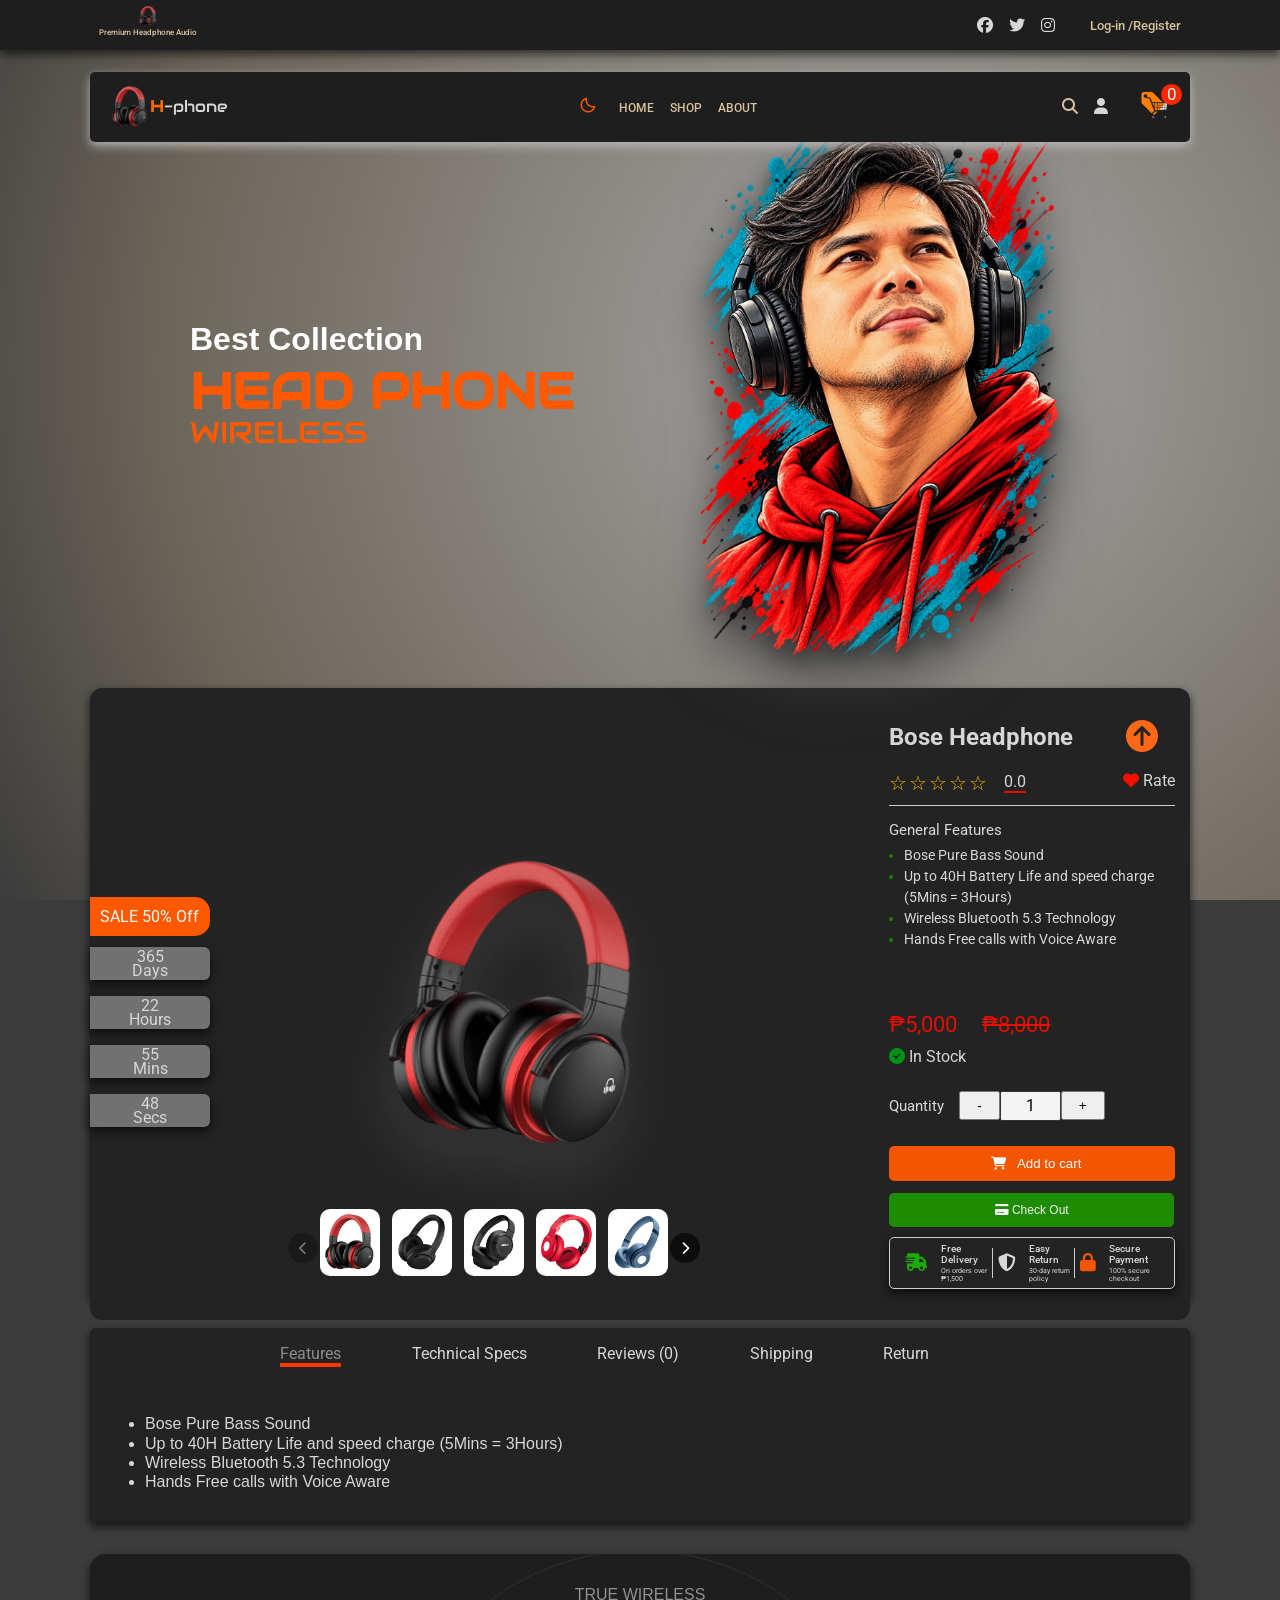
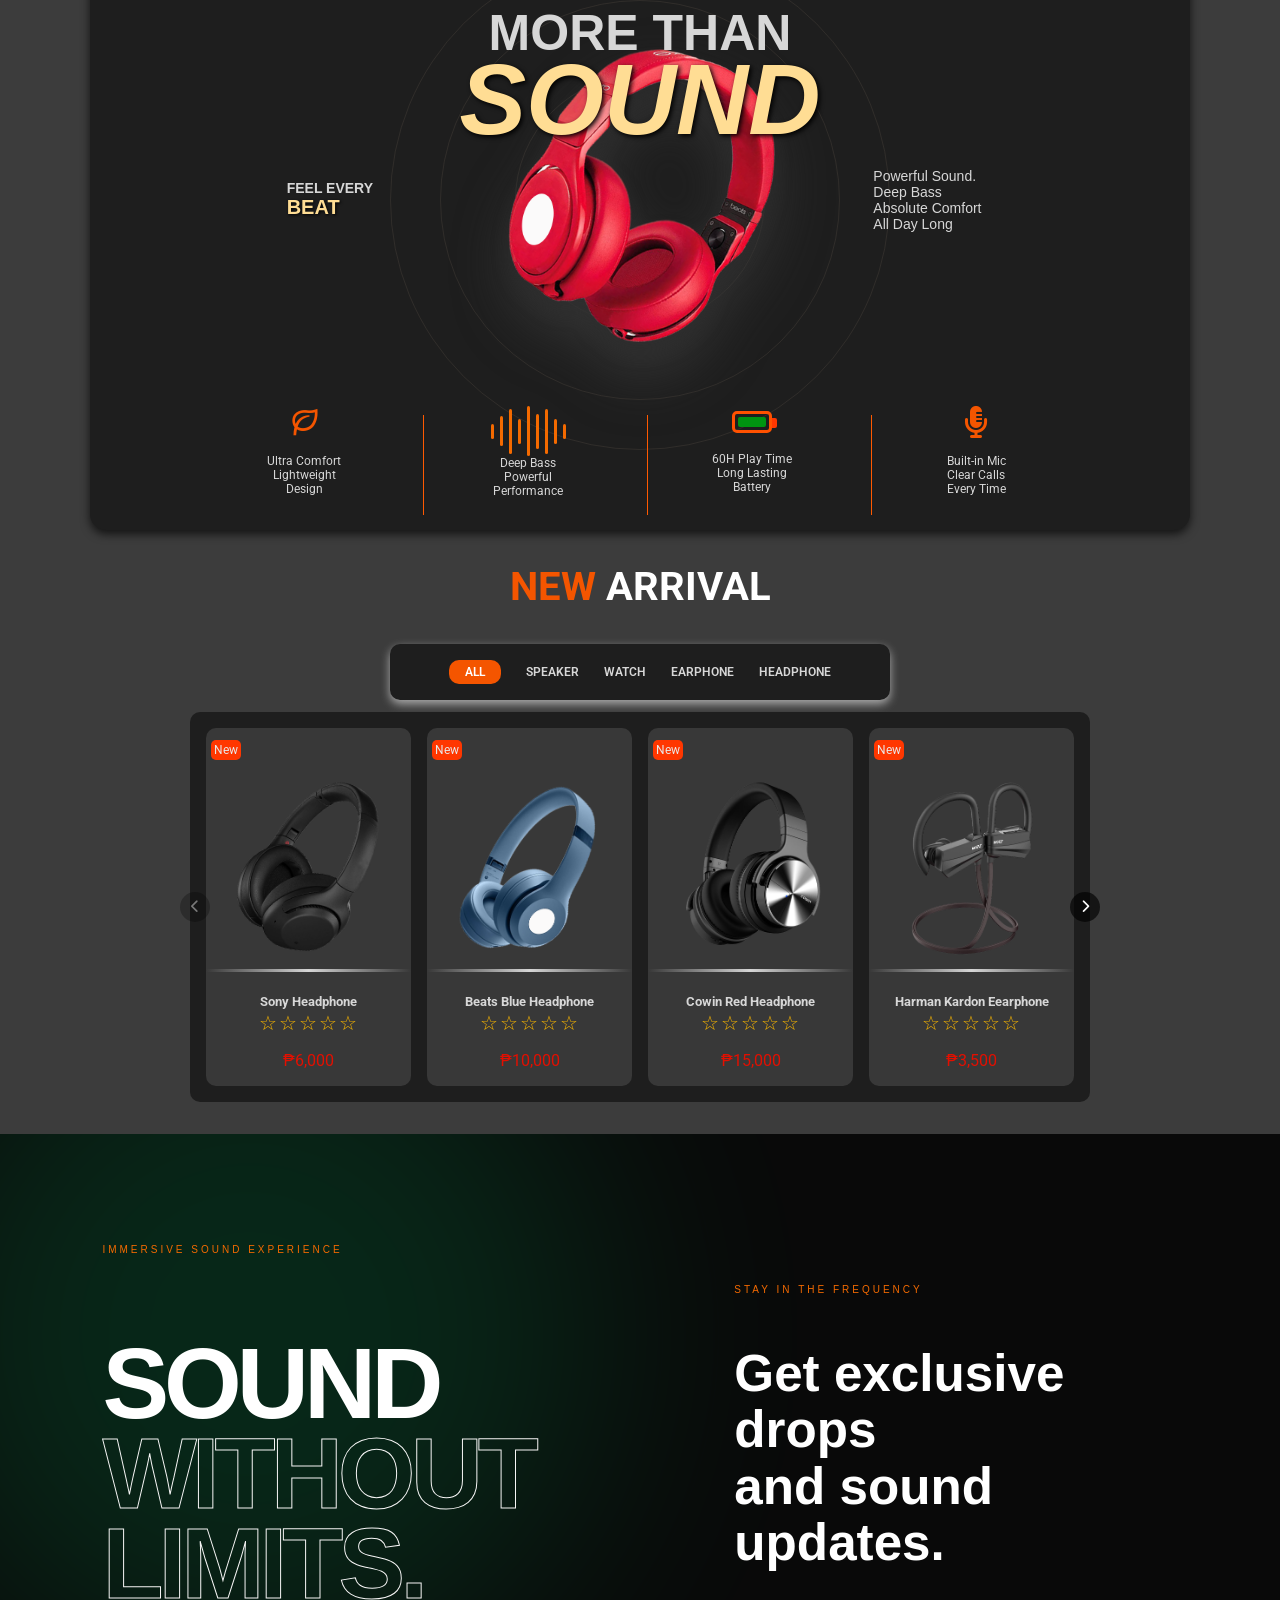
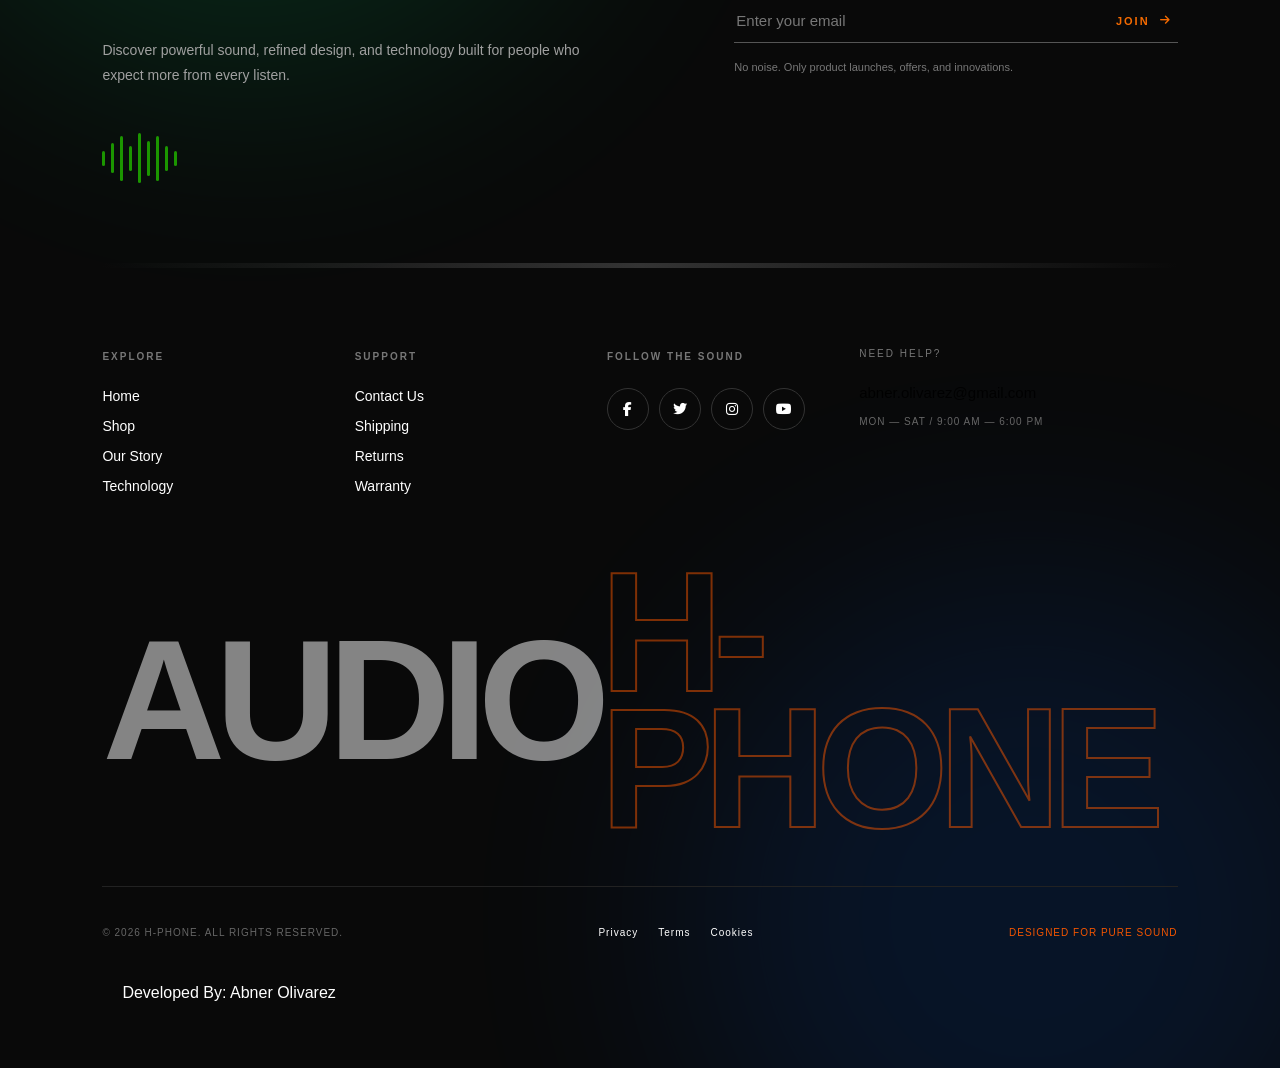
<file: index.html>
<!DOCTYPE html>
<html lang="en">
<head>
    <meta charset="UTF-8">
    <meta name="viewport" content="width=device-width, initial-scale=1.0">
    <link rel="stylesheet" href="css/style.css">
    <link rel="stylesheet" href="css/media.css">
    <link rel="stylesheet" href="css/navbar.css">
    <link rel="stylesheet" href="css/addcart.css">
    <link rel="stylesheet" href="css/review.css">
    <link rel="stylesheet" href="css/darkmode.css">

    <link rel="stylesheet" href="https://cdnjs.cloudflare.com/ajax/libs/font-awesome/6.4.2/css/all.min.css">
    <link href="https://fonts.googleapis.com/css2?family=Audiowide&family=Montserrat:ital,wght@0,100..900;1,100..900&family=Roboto:ital,wght@0,100..900;1,100..900&display=swap" rel="stylesheet">
    <link href="https://fonts.googleapis.com/css2?family=Montserrat:ital,wght@0,100..900;1,100..900&family=Roboto:ital,wght@0,100..900;1,100..900&display=swap" rel="stylesheet">

    <!-- Boxicons -->
    <link href="https://unpkg.com/boxicons@2.1.4/css/boxicons.min.css"rel="stylesheet">

    <title>H-Phone | Home Page</title>

    <!-- Your Website Favicon Icon -->
    <link rel="icon" type="image/png" href="images/favcon.png">

</head>

<body class="dark-mode">

<header>
    <section class="register-container">
        <div class="logreg-container">
            <div class="logreg-hphone-cont">
                <img class="logreg-hphone" src="images/headlogo.png" alt="Head Phone Logo">
                <p class="prem-headphone">Premium Headphone Audio</p>
            </div>
            <div class="reglog">
                <div class="social-media-icon">
                    <p><i class="fa-brands fa-facebook"></i></p>
                    <p><i class="fa-brands fa-twitter"></i></p>
                    <p><i class="fa-brands fa-instagram"></i></p>
                </div>
                
                <div class="login-register-container">
                    <a href="login.html">
                        <p class="loginbtn">Log-in /</p>    
                    </a>

                    <a href="register.html">
                        <p class="registerbtn">Register</p>
                    </a>
                </div>

                 <!-- Logout -->
                <div class="logout-container" id="logoutContainer">

                    <button class="logoutbtn" id="logoutBtn">
                        Logout
                    </button>

                </div>


            </div>
        </div>
    </section>
   
    <nav class="navbar-container">
            
            <!-- Navbar Logo -->
                <div class="navlogo-container">
                    <a href="index.html" class="arc">
                        <img src="images/headlogo.png" alt="navbar logo" class="navbar-logo">
                        <span class="company-name"><span class="hphone">H</span>-phone</span>
                    </a>
                </div>

                <!-- Menu Links  DARK MODE BUTTON-->
                <ul class="navbar-links">
                    <div class="darkmode-container">
                        <button class="theme-btn">
                            <i class="bx bx-sun dark-mode "></i>
                        </button>
                    </div>
                    <li class="nav-menu active"><a href="index.html">HOME</a></li>
                    <li class="nav-menu"><a href="shop.html">SHOP</a></li>
                    <li class="nav-menu"><a href="about.html">ABOUT</a></li>
                </ul>

                <div class="icon-container">
                    <div class="icon-subcont">
                        <i class="fa-solid fa-magnifying-glass icon-glass"></i>
                        <i class="fa-solid fa-user icon-user"></i>
                    </div>

                    <div class="cart-container">
                        <img src="images/cartitems.png" alt="cart icon" class="cart-icon">
                        <span class="cart-number">0</span>  <!-- Badge Number in Cart-->
                    </div>
                </div>

                <!-- Burger Menu for small Device-->
                <div class="burgerBtn-container">
                    <div class="burger-Menubtn"></div>
                    <div class="burger-Menubtn"></div>
                    <div class="burger-Menubtn"></div>
                </div>
                
    </nav>

</header>
<!-- ======================================================================= -->
<main>
        <!-- Cart Items Container & Searc Input field -->
        <section>
            <div class="search-cart-container">
                <div class="cart-main-container">
                    <h5>Your Items</h5>
                    <div class="cart-image-container">  <!-- Cart Container Items Insert here  -->

                        <div class="empty-container">
                            <img src="images/cartitems.png" alt="cart icon" class="cart-icon">
                            <span class="counter-display">Your Cart is empty!</span>
                        </div>

                    </div>
                   
                    <div class="checkout-container">
                        <button class="checkoutbtn">Check Out</button>
                    </div>
                </div>


                 <div class="search-container">
                    <i class="fa-solid fa-magnifying-glass magnifying-glass"></i>
                    <input type="text" class="searchbtn searchInput" placeholder="Search item...">
                </div>
            </div>
        </section> 
    

     <!-- Hero Section -->
        <section>
                    <div class="overlay-bg"></div>

                    <div class="hero-container">
                        <div class="hero-title">
                            <h1 class="hero-heading">Best Collection</h1>
                            <p class="best-hphone">HEAD PHONE</p>
                            <P class="wireless">WIRELESS</P>
                        </div>

                        <div class="hero-overlay-container">
                            <img src="images/me.png" class="hero-bg active" alt=" hero image">
                            <img src="images/me1.png" class="hero-bg" alt="hero image">
                            <img src="images/me2.png" class="hero-bg " alt="hero image">
                        </div>
                    </div>
           
        </section>

                   
                                <!-- Rating Section Box -->
                <!-- ================= REVIEW SECTION ================= -->
                    <section class="review-section">
                         <div class="review-overlay"></div>

                        <div class="review-container">

                            <!-- Rating Form -->
                        <form id="reviewForm" class="review-form">
                            <div class="review-header">
                                <h2>Customer Reviews</h2>
                                <p>Share your experience with this product.</p>
                            </div>
                            
                            <button class="close-reviewbtn">
                                &times;
                            </button>


                                <div class="form-group">
                                    <label for="reviewName">Your Name</label>
                                    <input
                                        type="text"
                                        id="reviewName"
                                        placeholder="Enter your name"
                                        required
                                    >
                                </div>

                                <div class="form-group">
                                    <label>Your Rating</label>

                                    <div class="star-rating" id="starRating">

                                        <input type="radio" id="star5" name="rating" value="5">
                                        <label for="star5">★</label>

                                        <input type="radio" id="star4" name="rating" value="4">
                                        <label for="star4">★</label>

                                        <input type="radio" id="star3" name="rating" value="3">
                                        <label for="star3">★</label>

                                        <input type="radio" id="star2" name="rating" value="2">
                                        <label for="star2">★</label>

                                        <input type="radio" id="star1" name="rating" value="1">
                                        <label for="star1">★</label>

                                    </div>
                                </div>

                                <div class="form-group">
                                    <label for="reviewText">Your Review</label>

                                    <textarea
                                        id="reviewText"
                                        rows="5"
                                        placeholder="Tell us what you think about this product..."
                                        required
                                    ></textarea>
                                </div>

                                <button type="submit" class="submit-review-btn">
                                    Submit Review
                                </button>

                            </form>


                        </div>

                    </section>
    <!-- ========================================================================================== -->





    <!-- Item Section -->
        <section>
            <div class="item-main">
                <div class="image-container">
                    
                    <div class="image-details">
                            <p class="sales-info">SALE 50% Off</p>
                            <div class="time">
                                <p>365</p>
                                <span>Days</span>
                            </div>

                            <div class="time">
                                <p>22</p>
                                <span>Hours</span>
                            </div>

                            <div class="time">
                                <p>55</p>
                                <span>Mins</span>
                            </div>

                            <div class="time">
                                <p>48</p>
                                <span>Secs</span>
                            </div>
                            
                    </div>

                   

                    
                <!-- =============================================== -->
                    <div class="image-flex">

                            <div class="arrow-featured-main">
                                <div class="arrow-headphone-image">
                                    <img src="images/headlogo.png" class="headphone-img headphone-main" alt="head phone">
                                </div>

                                <div class="arrow-featured-container">
                                    <div class="item-container-grid-two">
                                        <!-- Display image and details here! -->
                                    </div>
                                    <div class="arrow-button-container">
                                        <button class="arrow-prev"><i class="fa-solid fa-chevron-left"></i></button>
                                        <button class="arrow-next"><i class="fa-solid fa-chevron-right"></i></button>
                                    </div>
                                </div>
                            </div>
                    <!-- ====================================================== -->
                            <div class="headphone-details">
                                <h2 class="title">Sony Head phone</h2>

                                <div class="star-container">
                                        <div class="star-content">
                                            <div>
                                                <!-- Start Rating Upper Part -->
                                                <span class="stars-rate"></span>
                                               
                                            </div>
                                            <span class="rating">5.0</span>
                                        </div>

                                        <div class="rate-container">
                                            <i class="fa-solid fa-heart heart-icon"></i>
                                            <!-- Rate button -->
                                            <span class="rate-item">Rate</span>
                                       </div>
                                </div>

                                    <div class="hline"></div>

                

                                    

                                <div class="item-specs">
                                    <p>General Features</p>

                                    <!-- Item load here from Index JS -->
                                    <div class="itemspecs-details">
                                           <!-- Load -->
                                    </div>
                                </div>

                                <p class="item-price">
                                    <div class="price-container">
                                        <p class="price">₱5,000</p>
                                        <p class="discount">₱7000</p> 
                                    </div>                                  
                                    <span><i class="fa-solid fa-circle-check check-icon"></i> In Stock</span>
                                </p>

                                <div class="qty-main">
                                    <div class="qty-container">
                                        <span class="qty-title">Quantity</span>
                                    </div>
                                    <div class="qty-container">
                                        <button class="decrease">-</button>
                                        <span class="counter">1</span>
                                        <button class="increase">+</button>
                                    </div>
                                </div>

                                <!-- Add to Cart Button -->
                                <div class="addcart-container">
                                    <button class="addcart">
                                        <i class="fa-solid fa-cart-shopping"></i> 
                                        Add to cart
                                    </button>

                                    <button class="checkoutbtn checkout">
                                        <i class="fa-solid fa-credit-card"></i> 
                                        Check Out
                                    </button>
                                </div>

                                <div class="badge-icon">
                                    <div class="badge-border">
                                        
                                        <i class="fa-solid fa-truck-fast icon-delivery"></i>
                                        
                                        <div>
                                            <p class="free-delivery">Free Delivery</p>
                                            <p class="">On orders over ₱1,500</p>
                                        </div>
                                    </div>

                                    <div class="badge-border">
                                        <i class="fa-solid fa-shield-halved icon-shield"></i>
                                        <div>
                                            <p class="free-delivery">Easy Return</p>
                                            <p class="">30-day return policy</p>
                                        </div>
                                    </div>

                                    <div class="badge-last">
                                        <i class="fa-solid fa-lock icon-delivery"></i>
                                        <div>
                                            <p class="free-delivery">Secure Payment</p>
                                            <p class="">100% secure checkout</p>
                                        </div>
                                    </div>
                                </div>
               
                               
                            </div>
                    <!-- =============================================== -->
                    </div>
                </div>

                    <div class="featured-item-container">
                        <div class="arrow-container">

                           <div class="image-wrapper">
                                <div class="item-container-grid">
                                    <!-- Load image -->
                                </div>
                            </div>
                    
                            <button class="arrowbtn prev"><i class="fa-solid fa-chevron-left"></i></button>
                            <button class="arrowbtn next"><i class="fa-solid fa-chevron-right"></i></button>
                        </div>
                    </div>
                
            </div>


                
            <!-- Items Decsription Section -->
            <div class="specs-container">
                    <div class="specs-content">
                        <p class="specs descript-title active" data-tab="description">Features</p>
                        <p class="specs" data-tab="technicalspecs">Technical Specs</p>
                        <p class="specs "data-tab="reviews">Reviews <span class="reviews">(0)</span></p>
                        <p class="specs"data-tab="shipping">Shipping</p>
                        <p class="specs"data-tab="return">Return</p>
                        <div class="Hline"></div>
                    </div>


                <div class="descript-content">
                   <!-- Load from index.js -->
                </div>

                <p class="specification-content">
                    <!-- Load Specs from index.js -->
                </p>

                <!-- Review Appear Here -->
                <p class="review-content review-List" id="reviewsList">
                    <span>No Review</span>
                </p>

                <!-- SHIPPING PROGRESS -->
                <div class="ship-content">

                    <div class="shipping-progress">

                        <div class="shipping-step active">
                            <div class="shipping-circle">✓</div>
                            <span>Order Placed</span>
                        </div>

                        <div class="shipping-line completed"></div>

                        <div class="shipping-step">
                            <div class="shipping-circle">2</div>
                            <span>Processing</span>
                        </div>

                        <div class="shipping-line"></div>

                        <div class="shipping-step">
                            <div class="shipping-circle">3</div>
                            <span>Shipped</span>
                        </div>

                        <div class="shipping-line"></div>

                        <div class="shipping-step">
                            <div class="shipping-circle">4</div>
                            <span>Out for Delivery</span>
                        </div>

                        <div class="shipping-line"></div>

                        <div class="shipping-step">
                            <div class="shipping-circle">5</div>
                            <span>Delivered</span>
                        </div>

                    </div>

                </div>

                <p class="return-content">
                    <span>No Return Item</span>
                </p>
                
            </div>

        </section>


             

        <section class="headset-container">

                <div class="headset-title">
                    <div>
                        <p class="true-wireless">TRUE WIRELESS</p>
                        <P class="morethan">MORE THAN</P>
                        <P class="sound">SOUND</P>
                    </div>
                </div>

                <div class="headset-image">
                    <div class="circle-four"></div>
                    <div class="circle-five"></div>
                    <div class="circle-six"></div>

                    
                        <div class="headset-content">
                            <p>FEEL EVERY</p>
                            <p class="beat">BEAT</p>
                        </div>

                        <div class="headset-img-container">
                            <img src="images/headphone3.png" alt="" class="headset-img"> 
                        </div>

                        <div class="headset-bottom-content">
                            <p>Powerful Sound.</p>
                            <p> Deep Bass</p>
                            <p>Absolute Comfort</p>
                            <p>All Day Long</p>
                        </div>
                    
                </div>

                <div class="boxicon-icon">
                        <div class="feature-item">
                            <i class="bx bx-leaf"></i>
                            <div>
                                <p>Ultra Comfort</p>
                                <p>Lightweight</p>
                                <p>Design</p>
                            </div>
                        </div>

                        <div class="feature-item">
                            <div class="deepsound-wave">
                                <span></span>
                                <span></span>
                                <span></span>
                                <span></span>
                                <span></span>
                                <span></span>
                                <span></span>
                                <span></span>
                                <span></span>
                            </div>

                            <div class="deepsound-content">
                                <p>Deep Bass</p>
                                <p>Powerful</p>
                                <p>Performance</p>
                            </div>
                            
                        </div>

                        <div class="feature-item">
                            <div class="battery-container">
                                <div class="battery">
                                    <div class="battery-fill"></div>
                                    <div class="battery-tip"></div>
                                </div>
                                <!-- <i class="fa-solid fa-battery-three-quarters"></i> -->
                                <div class="battery-details">
                                    <p>60H Play Time</p>
                                    <p>Long Lasting</p>
                                    <p>Battery</p>
                                </div>
                            </div>
                        </div>

                       

                        <div class="feature-item">
                            <i class="fa-solid fa-microphone-lines"></i>
                            <div>
                                <p>Built-in Mic</p>
                                <p>Clear Calls</p>
                                <p>Every Time</p>
                            </div>
                        </div>

                </div>

              

        </section>


        <section>
            <div class="featured-main">
                <h2><span class="featured-title">NEW</span> ARRIVAL</h2>

                <div class="featured-container">
                    <ul class="featured-navbar-links">
                        <li class="featured-links active" data-category="all">ALL</li>
                        <li class="featured-links" data-category="Speaker">SPEAKER</li>
                        <li class="featured-links" data-category="Watch">WATCH</li>
                        <li class="featured-links" data-category="Earphone">EARPHONE</li>
                        <li class="featured-links" data-category="Headphone">HEADPHONE</li>
                    </ul>
                </div>
            </div>

            <!-- Featured Product Section -->
            <div class="featured-product-container">

                <div class="featured-wrapper">
                    <div class="featured-product-details">
                    <!-- load product here -->
                    </div>

                    <button class="featured-prev" type="button">
                        <i class="fa-solid fa-chevron-left"></i>
                    </button>

                    <button class="featured-next" type="button">
                        <i class="fa-solid fa-chevron-right"></i>
                    </button>
                </div>

            </div>

        </section>

        <!-- Arrow Up  & Toast-->
        <section>
            <!-- ARROW UP -->
            <div class="arrowup-container">
                <a href="#">
                    <i class="fa-solid fa-circle-arrow-up arrow-up"></i>
                </a>
            </div>

            <!-- TOAST -->
            <div class="toast" id="cartToast">
                <i class="fa-solid fa-cart-shopping"></i>
                <span class="toast-message">Added to cart!</span>
            </div>
        </section>

        <!-- SEARCHING LOADING ANIMATION -->
        <div class="search-loading" id="searchLoading">

            <div class="search-loading-content">

                <div class="loading-number">
                    <span id="loadingPercent">0</span>%
                </div>

                <div class="progress-container">
                    <div class="progress-bar" id="progressBar"></div>
                </div>

                <p id="loadingText">Searching products...</p>

            </div>

        </div>
</main>

        <!-- footer -->
        <div class="footer"></div>


        <script type="module" src="js/index.js"></script>
        <script src="js/navbar.js"></script>

        <script src="js/footer.js"></script>
        <script src="js/darkmode.js"></script>

        <script src="js/scrollanimation.js"></script>
        <!-- <script src="js/auth.js"></script> -->

</body>
</html>
</file>
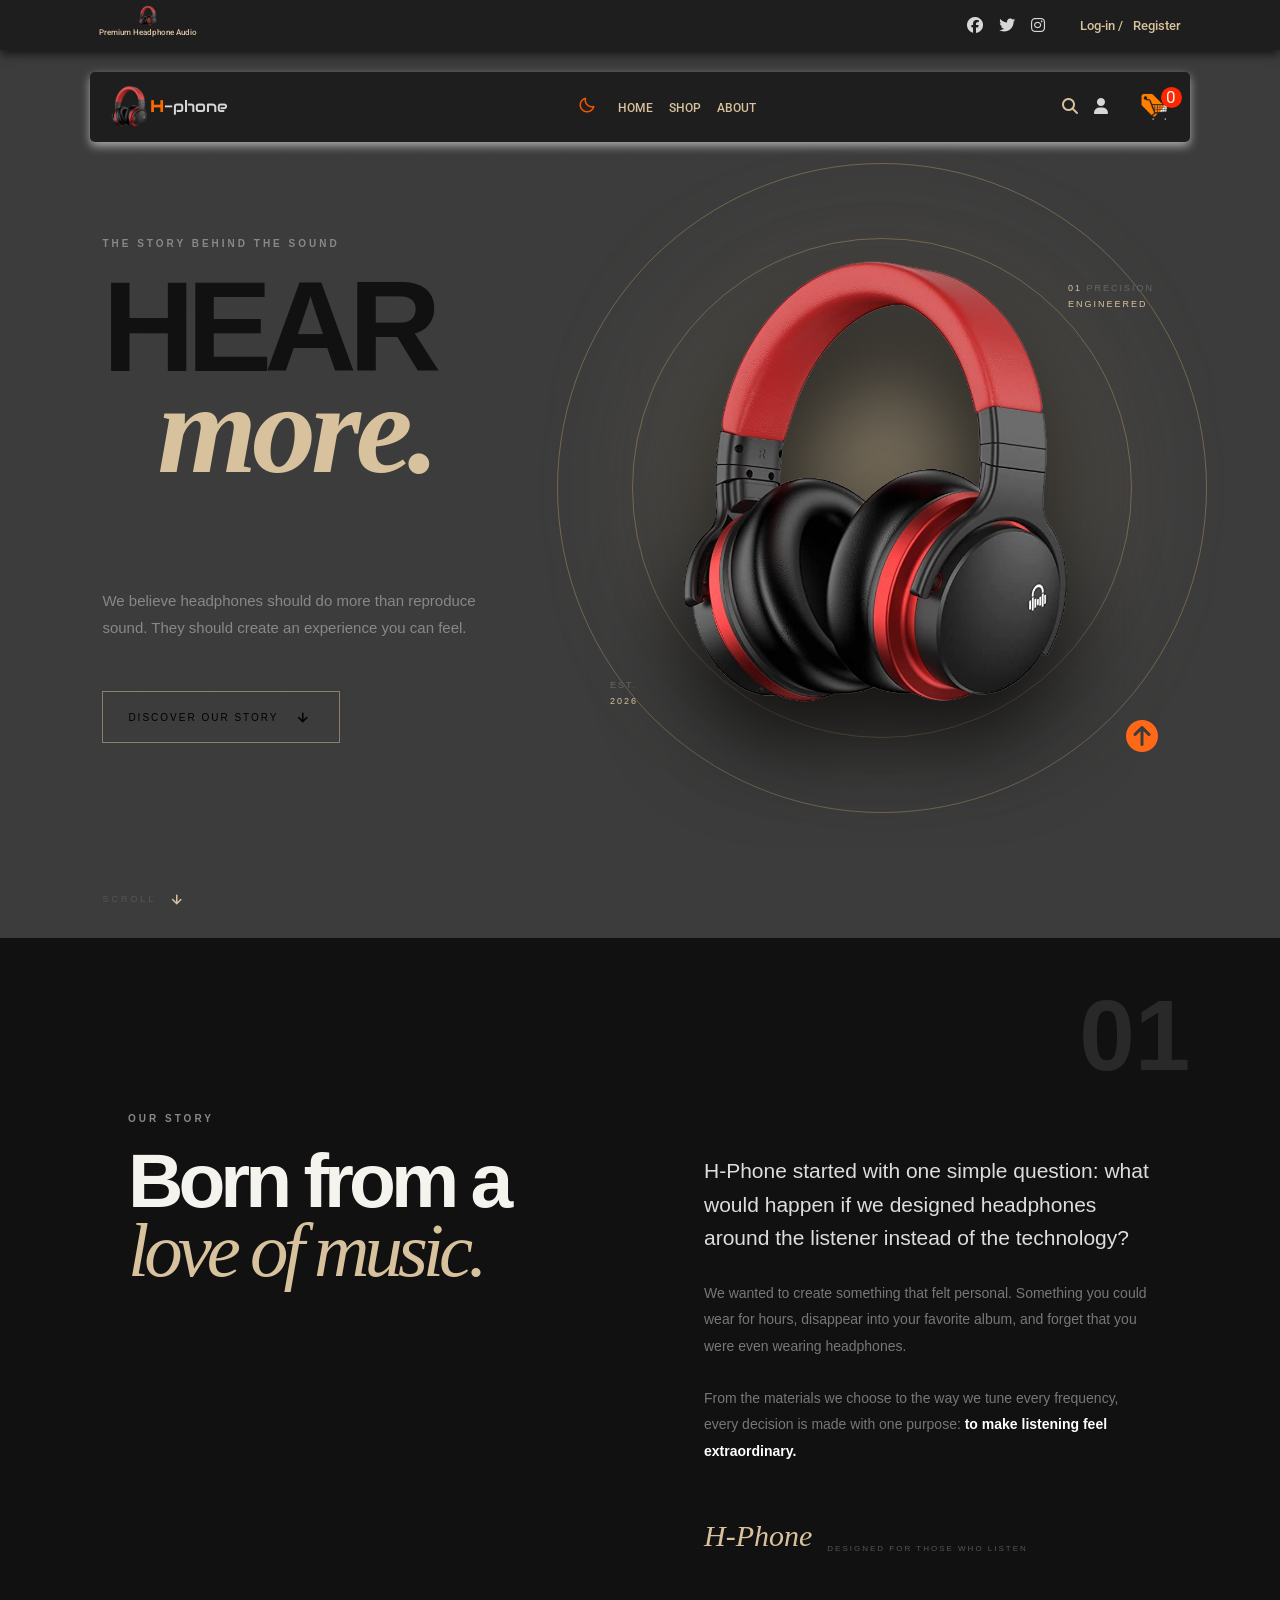
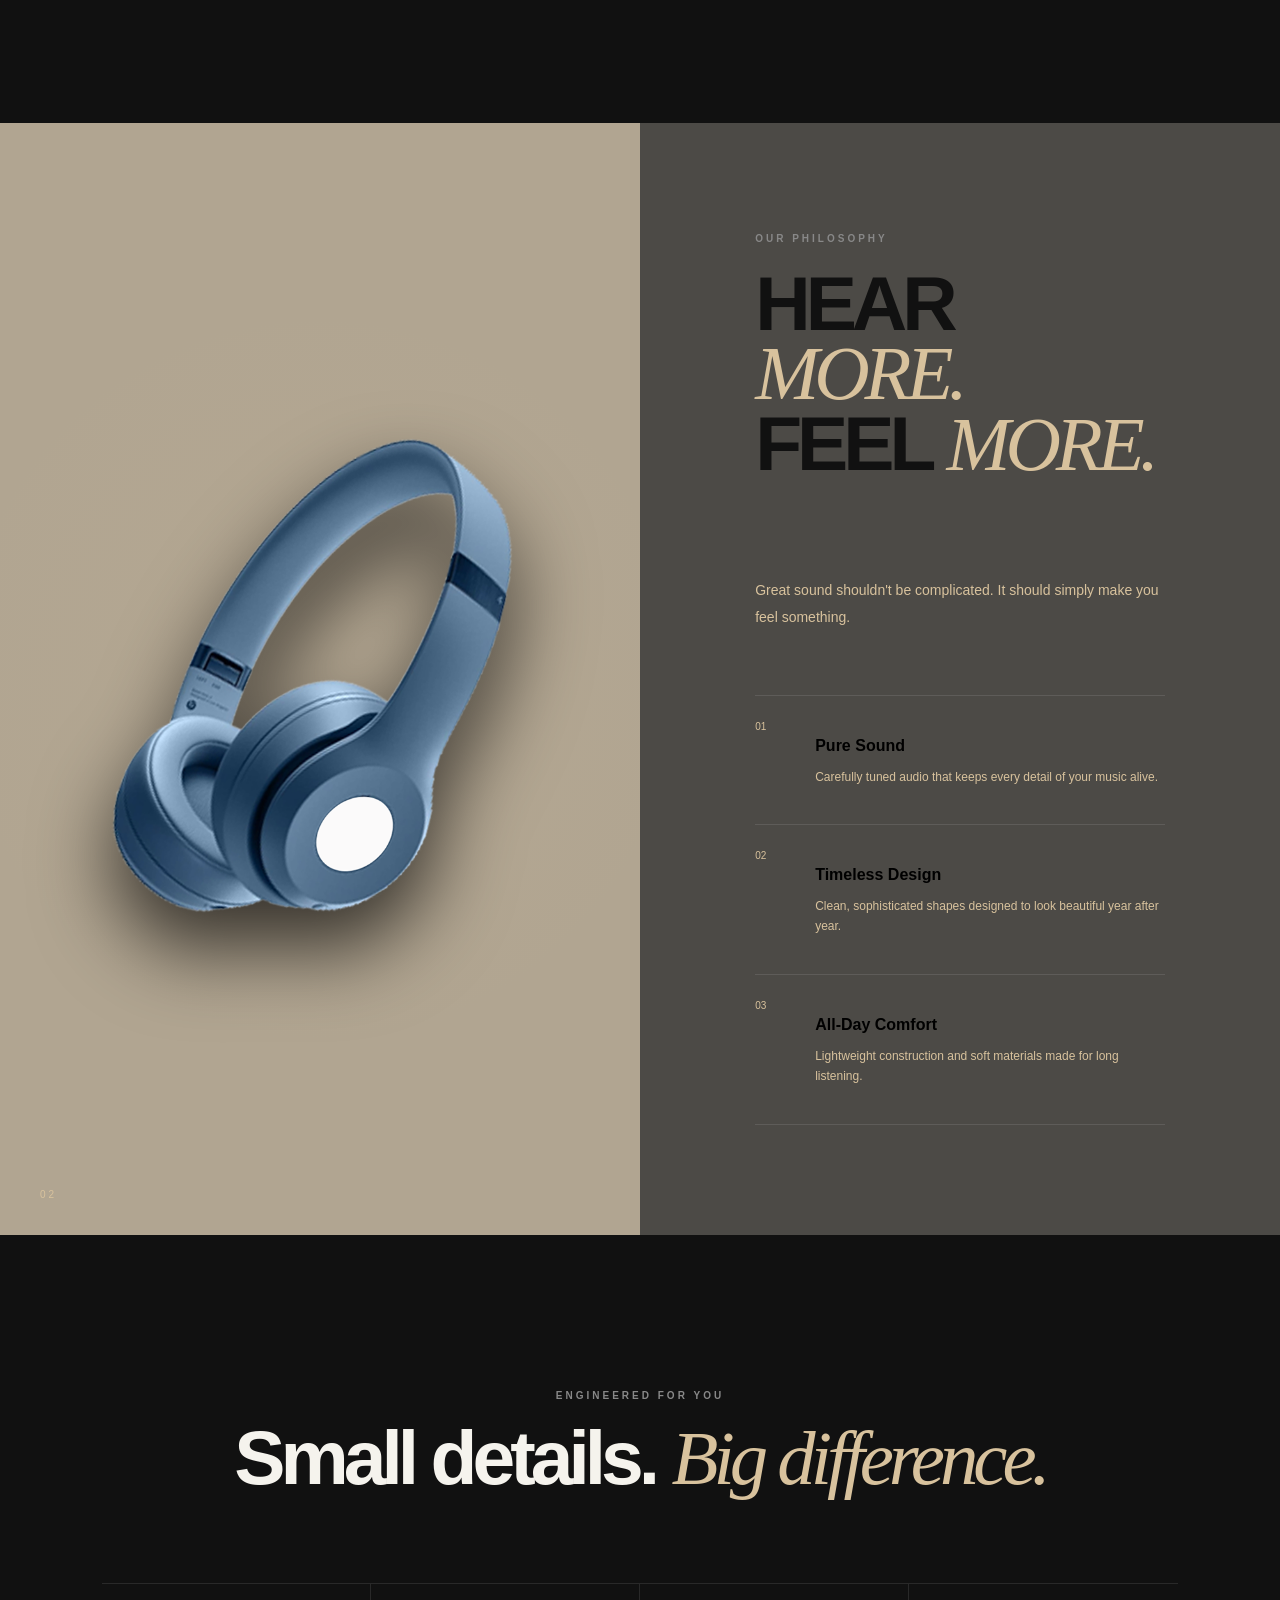
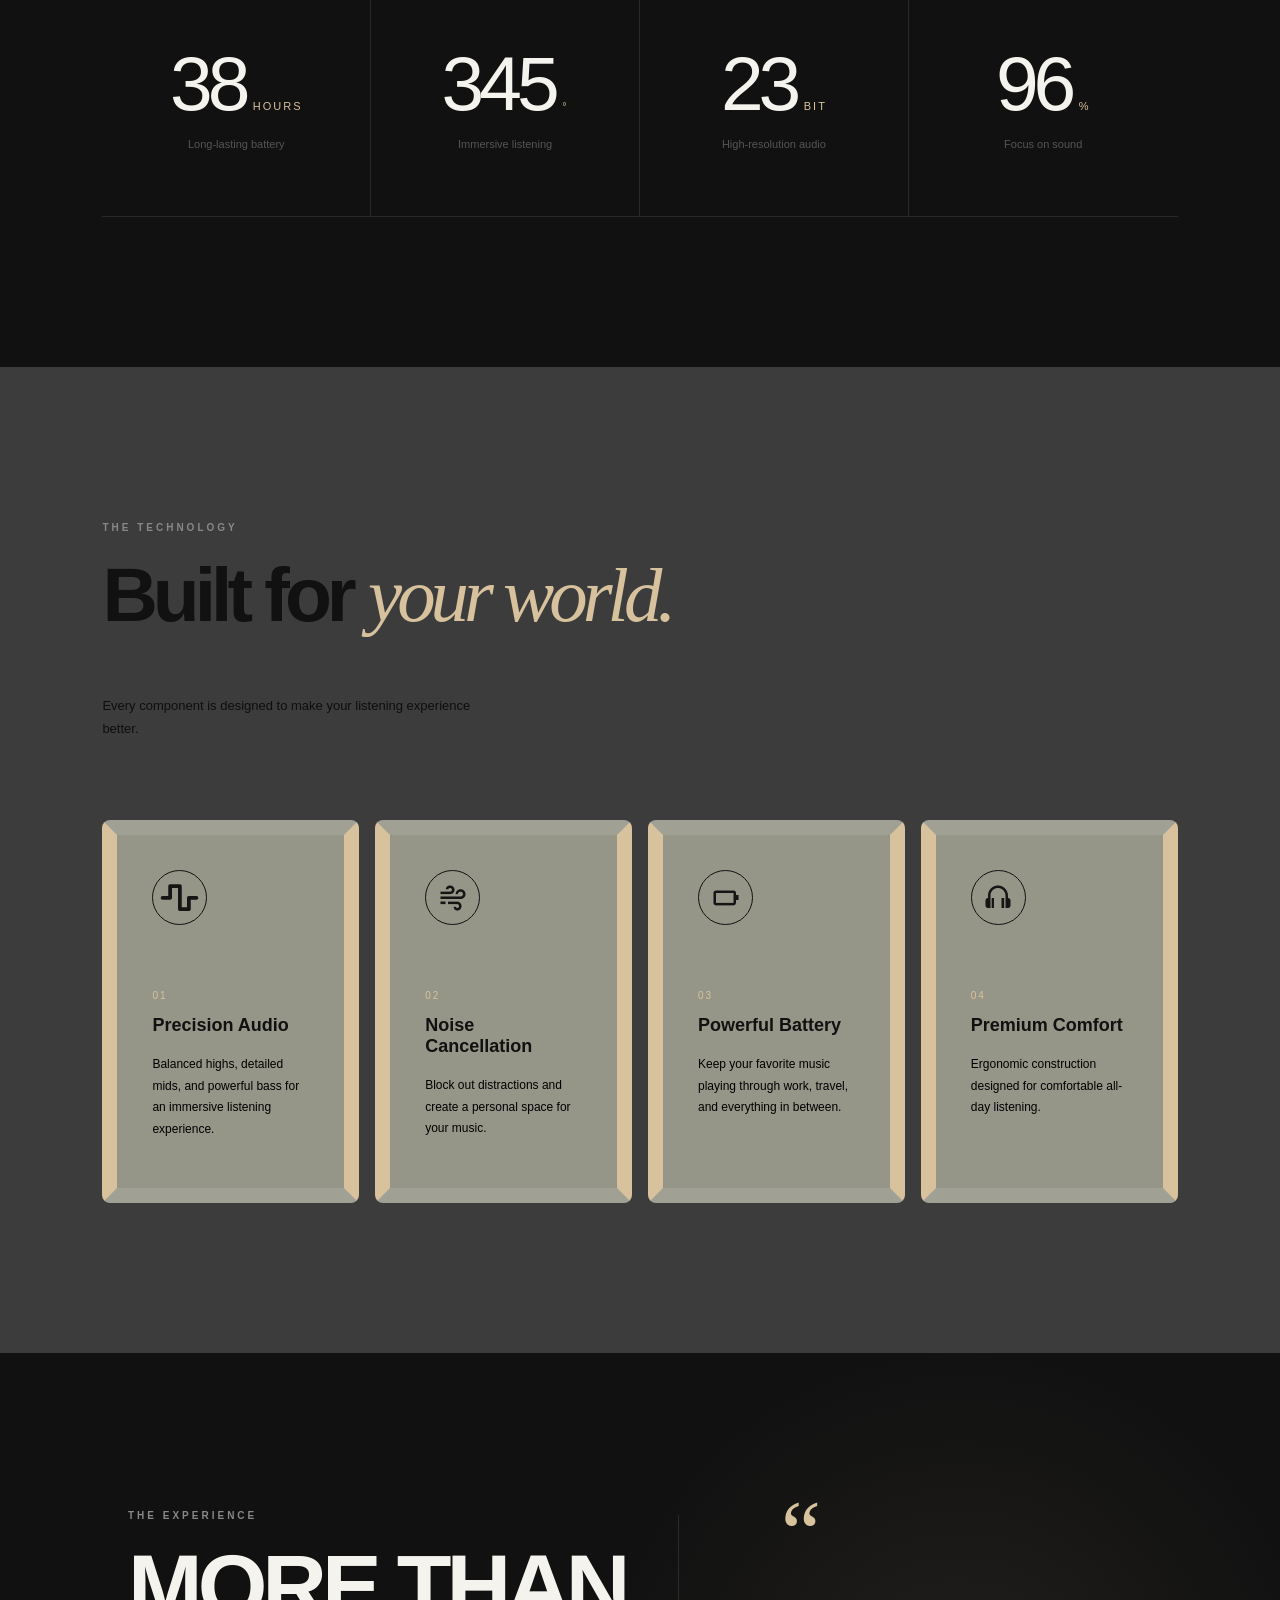
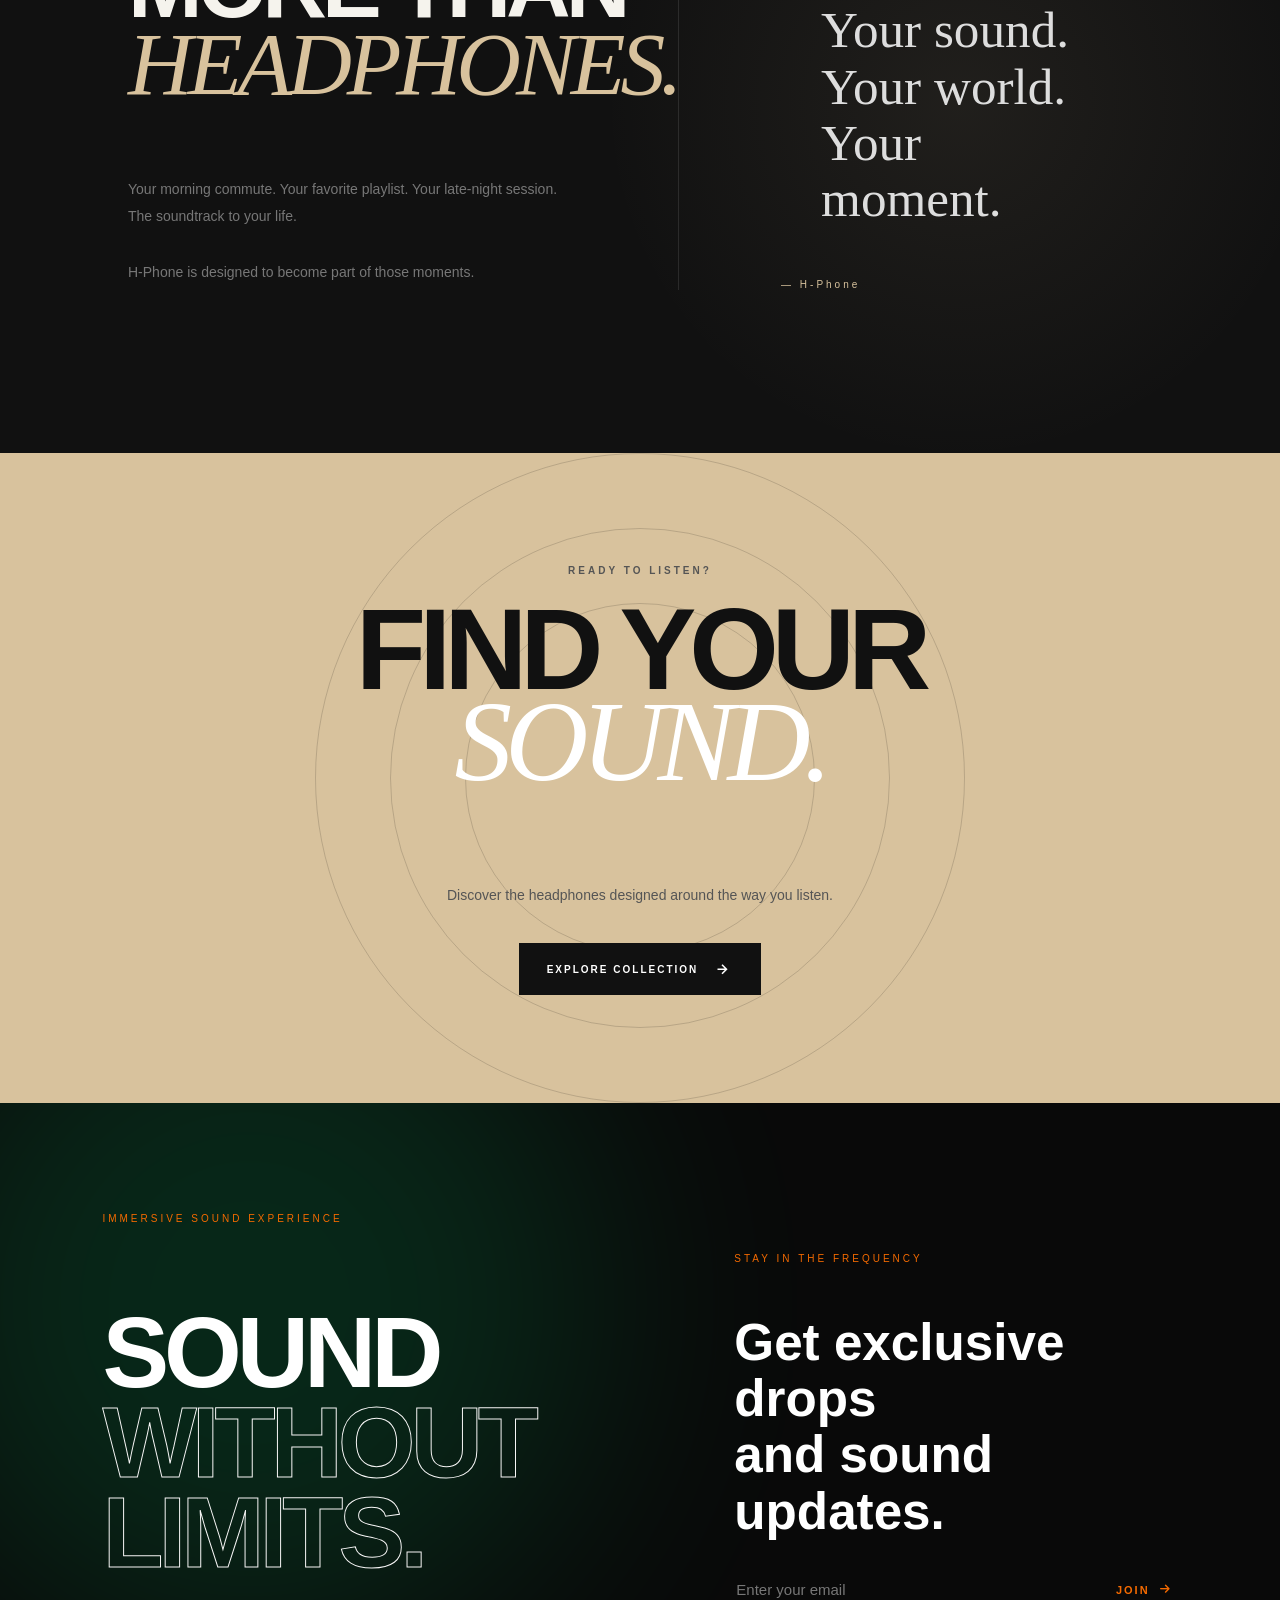
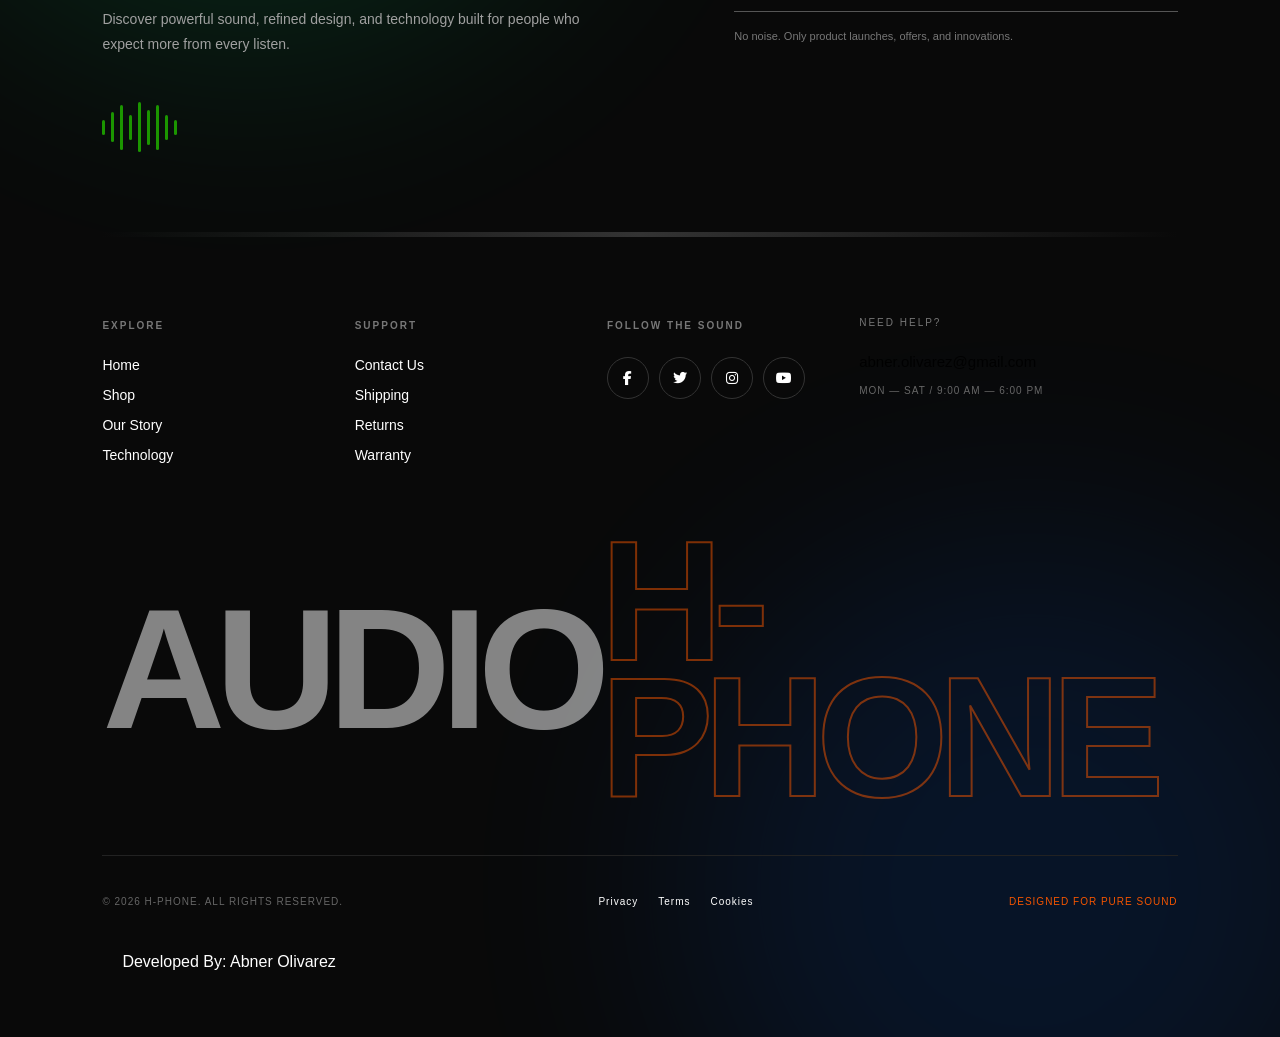
<file: about.html>
<!DOCTYPE html>
<html lang="en">

<head>
    <meta charset="UTF-8">
    <meta name="viewport" content="width=device-width, initial-scale=1.0">

    <title>H-Phone | About Us</title>
    <!-- Your Website Favicon Icon -->
    <link rel="icon" type="image/png" href="images/favcon.png">
    
    <!-- Google Fonts -->
    <link rel="preconnect" href="https://fonts.googleapis.com">
    <link rel="preconnect" href="https://fonts.gstatic.com" crossorigin>

    <link rel="stylesheet" href="https://cdnjs.cloudflare.com/ajax/libs/font-awesome/6.4.2/css/all.min.css">
    <link href="https://fonts.googleapis.com/css2?family=Audiowide&family=Montserrat:ital,wght@0,100..900;1,100..900&family=Roboto:ital,wght@0,100..900;1,100..900&display=swap" rel="stylesheet">
    <link href="https://fonts.googleapis.com/css2?family=Montserrat:ital,wght@0,100..900;1,100..900&family=Roboto:ital,wght@0,100..900;1,100..900&display=swap" rel="stylesheet">

    
    <link rel="stylesheet" href="css/style.css">
    <link rel="stylesheet" href="css/media.css">
    <link rel="stylesheet" href="css/navbar.css">
    <link rel="stylesheet" href="css/addcart.css">
    <link rel="stylesheet" href="css/about.css">
    <link rel="stylesheet" href="css/darkmode.css">

    <!-- Boxicons -->
    <link href="https://unpkg.com/boxicons@2.1.4/css/boxicons.min.css"rel="stylesheet">

</head>

<body class="dark-mode">

    <section class="register-container">
        <div class="logreg-container">

            <div class="logreg-hphone-cont">
                <img class="logreg-hphone" src="images/headlogo.png" alt="Head Phone Logo">
                <p class="prem-headphone">Premium Headphone Audio</p>
            </div>

            <div class="reglog">
                <div class="social-media-icon">
                    <p><i class="fa-brands fa-facebook"></i></p>
                    <p><i class="fa-brands fa-twitter"></i></p>
                    <p><i class="fa-brands fa-instagram"></i></p>
                </div>
                <a href="login.html">
                    <p class="loginbtn">Log-in /</p>    
                </a>

                <a href="register.html">
                    <p class="registerbtn">Register</p>
                </a>

            </div>
        </div>
    </section>

    
   
    <nav class="navbar-container">
        
        <!-- Navbar Logo -->
            <div class="navlogo-container">
                <a href="index.html" class="arc">
                    <img src="images/headlogo.png" alt="navbar logo" class="navbar-logo">
                    <span class="company-name"><span class="hphone">H</span>-phone</span>
                </a>
            </div>

            <!-- Menu Links -->
            <ul class="navbar-links">
                <div class="darkmode-container">
                    <button class="theme-btn">
                        <i class="bx bx-sun dark-mode "></i>
                    </button>
                </div>
                <li class="nav-menu active"><a href="index.html">HOME</a></li>
                <li class="nav-menu"><a href="shop.html">SHOP</a></li>
                <li class="nav-menu"><a href="about.html">ABOUT</a></li>
            </ul>

            <div class="icon-container">
                <div class="icon-subcont">
                    <i class="fa-solid fa-magnifying-glass icon-glass"></i>
                    <i class="fa-solid fa-user icon-user"></i>
                </div>

                <div class="cart-container">
                    <img src="images/cartitems.png" alt="cart icon" class="cart-icon">
                    <span class="cart-number">0</span>  <!-- Badge Number in Cart-->
                </div>
            </div>

             <!-- Burger Menu for small Device-->
            <div class="burgerBtn-container">
                <div class="burger-Menubtn"></div>
                <div class="burger-Menubtn"></div>
                <div class="burger-Menubtn"></div>
            </div>
            
    </nav>


    <!-- Cart Items Container & Searc Input field -->
        <section>
            <div class="search-cart-container">
                <div class="cart-main-container">
                    <h5>Your Items</h5>
                    <div class="cart-image-container">  <!-- Cart Container Items Insert Here -->

                        <div class="empty-container">
                            <img src="images/cartitems.png" alt="cart icon" class="cart-icon">
                            <span class="counter-display">Your Cart is empty!</span>
                        </div>

                    </div>
                   
                    <div class="checkout-container">
                        <button class="checkoutbtn">Check Out</button>
                    </div>
                </div>


                 <div class="search-container">
                    <i class="fa-solid fa-magnifying-glass magnifying-glass"></i>
                    <input type="text" class="searchbtn searchInput" placeholder="Search item...">
                </div>
            </div>
        </section> 



    <!-- =========================================
         HERO
    ========================================== -->

    <section class="about-hero">

        <div class="hero-grid"></div>

            <div class="hero-content">

                <span class="eyebrow">
                    THE STORY BEHIND THE SOUND
                </span>

                <h1>
                    HEAR
                    <span>MORE.</span>
                </h1>

                <p>
                    We believe headphones should do more than
                    reproduce sound. They should create an
                    experience you can feel.
                </p>

                <a href="#story" class="hero-button">
                    Discover our story
                    <i class='bx bx-down-arrow-alt'></i>
                </a>

            </div>


        <!-- HEADPHONE -->

        <div class="hero-product">

            <div class="glow"></div>

            <div class="circle circle-one"></div>
            <div class="circle circle-two"></div>

            <img src="images/headlogo.png" alt="Premium Headphone"
                class="hero-headphone"
            >

            <div class="product-info info-top">
                <span>01</span>
                PRECISION
                <strong>ENGINEERED</strong>
            </div>

            <div class="product-info info-bottom">
                EST.
                <strong>2026</strong>
            </div>

        </div>


        <div class="scroll-indicator">
            <span>SCROLL</span>
            <i class='bx bx-down-arrow-alt'></i>
        </div>

    </section>


    <!-- =========================================
         STORY
    ========================================== -->

    <section class="story" id="story">

        <div class="story-number">
            01
        </div>

        <div class="story-left">

            <span class="eyebrow">
                OUR STORY
            </span>

            <h2>
                Born from a
                <em>love of music.</em>
            </h2>

        </div>


        <div class="story-right">

            <p class="story-lead">
                H-Phone started with one simple question:
                what would happen if we designed headphones
                around the listener instead of the technology?
            </p>

            <p>
                We wanted to create something that felt
                personal. Something you could wear for hours,
                disappear into your favorite album, and forget
                that you were even wearing headphones.
            </p>

            <p>
                From the materials we choose to the way we
                tune every frequency, every decision is made
                with one purpose:
                <strong>to make listening feel extraordinary.</strong>
            </p>

            <div class="signature">
                <span>H-Phone</span>
                <small>DESIGNED FOR THOSE WHO LISTEN</small>
            </div>

        </div>

    </section>


    <!-- =========================================
         PHILOSOPHY
    ========================================== -->

    <section class="philosophy">

        <div class="philosophy-image">
            <div class="image-gradient"></div>
            <img src="images/headphone4.png" alt="Hphone headphones">
            <div class="image-number">02</div>
        </div>


        <div class="philosophy-content">

            <span class="eyebrow">OUR PHILOSOPHY</span>

            <h2>
                HEAR
                <em>MORE.</em>
                <br>
                FEEL
                <em>MORE.</em>
            </h2>

            <p class="philosophy-intro">
                Great sound shouldn't be complicated.
                It should simply make you feel something.
            </p>


            <div class="philosophy-items">

                <div class="philosophy-item">

                    <span>01</span>

                    <div>
                        <h3>Pure Sound</h3>

                        <p>
                            Carefully tuned audio that keeps
                            every detail of your music alive.
                        </p>
                    </div>

                </div>


                <div class="philosophy-item">

                    <span>02</span>

                    <div>
                        <h3>Timeless Design</h3>

                        <p>
                            Clean, sophisticated shapes designed
                            to look beautiful year after year.
                        </p>
                    </div>

                </div>


                <div class="philosophy-item">

                    <span>03</span>

                    <div>
                        <h3>All-Day Comfort</h3>

                        <p>
                            Lightweight construction and soft
                            materials made for long listening.
                        </p>
                    </div>

                </div>

            </div>

        </div>

    </section>


    <!-- =========================================
         NUMBERS
    ========================================== -->

    <section class="numbers">

        <div class="numbers-heading">

            <span class="eyebrow">
                ENGINEERED FOR YOU
            </span>

            <h2>
                Small details.
                <em>Big difference.</em>
            </h2>

        </div>


        <div class="number-grid">

            <div class="number-card">

                <strong data-count="40">0</strong>

                <span>HOURS</span>

                <p>
                    Long-lasting battery
                </p>

            </div>


            <div class="number-card">

                <strong data-count="360">0</strong>

                <span>°</span>

                <p>
                    Immersive listening
                </p>

            </div>


            <div class="number-card">

                <strong data-count="24">0</strong>

                <span>BIT</span>

                <p>
                    High-resolution audio
                </p>

            </div>


            <div class="number-card">

                <strong data-count="100">0</strong>

                <span>%</span>

                <p>
                    Focus on sound
                </p>

            </div>

        </div>

    </section>


    <!-- =========================================
         TECHNOLOGY
    ========================================== -->

    <section class="technology">

        <div class="technology-header">

            <span class="eyebrow">
                THE TECHNOLOGY
            </span>

            <h2>
                Built for
                <em>your world.</em>
            </h2>

            <p>
                Every component is designed to make
                your listening experience better.
            </p>

        </div>


        <div class="technology-grid">

            <article class="tech-card">

                <div class="tech-icon">
                    <i class="fa-solid fa-wave-square"></i>
                </div>

                <span>01</span>

                <h3>
                    Precision Audio
                </h3>

                <p>
                    Balanced highs, detailed mids,
                    and powerful bass for an immersive
                    listening experience.
                </p>

            </article>


            <article class="tech-card">

                <div class="tech-icon">
                    <i class='bx bx-wind'></i>
                </div>

                <span>02</span>

                <h3>
                    Noise Cancellation
                </h3>

                <p>
                    Block out distractions and create
                    a personal space for your music.
                </p>

            </article>


            <article class="tech-card">

                <div class="tech-icon">
                    <i class='bx bx-battery'></i>
                </div>

                <span>03</span>

                <h3>
                    Powerful Battery
                </h3>

                <p>
                    Keep your favorite music playing
                    through work, travel, and everything
                    in between.
                </p>

            </article>


            <article class="tech-card">

                <div class="tech-icon">
                    <i class='bx bx-headphone'></i>
                </div>

                <span>04</span>

                <h3>
                    Premium Comfort
                </h3>

                <p>
                    Ergonomic construction designed
                    for comfortable all-day listening.
                </p>

            </article>

        </div>

    </section>


    <!-- =========================================
         EXPERIENCE
    ========================================== -->

    <section class="experience">

        <div class="experience-text">

            <span class="eyebrow">
                THE EXPERIENCE
            </span>

            <h2>
                MORE THAN
                <em>HEADPHONES.</em>
            </h2>

            <p>
                Your morning commute.
                Your favorite playlist.
                Your late-night session.
                The soundtrack to your life.
            </p>

            <p>
                H-Phone is designed to become part
                of those moments.
            </p>

        </div>


        <div class="experience-quote">

            <span class="quote">
                “
            </span>

            <blockquote>
                Your sound.
                <br>
                Your world.
                <br>
                Your moment.
            </blockquote>

            <small>
                — H-Phone
            </small>

        </div>

    </section>


    <!-- =========================================
         FINAL CTA
    ========================================== -->

    <section class="about-cta">

        <div class="cta-ring ring-1"></div>
        <div class="cta-ring ring-2"></div>
        <div class="cta-ring ring-3"></div>

        <div class="cta-content">

            <span class="eyebrow">
                READY TO LISTEN?
            </span>

            <h2>
                FIND YOUR
                <em>SOUND.</em>
            </h2>

            <p>
                Discover the headphones designed
                around the way you listen.
            </p>

            <a href="shop.html" class="cta-button">

                Explore collection

                <i class='bx bx-right-arrow-alt'></i>

            </a>

        </div>

    </section>

     <!-- Arrow Up  & Toast-->
        <section>
            <!-- ARROW UP -->
            <div class="arrowup-container">
                <a href="#">
                    <i class="fa-solid fa-circle-arrow-up arrow-up"></i>
                </a>
            </div>

            <!-- TOAST -->
            <div class="toast" id="cartToast">
                <i class="fa-solid fa-cart-shopping"></i>
                <span class="toast-message">Added to cart!</span>
            </div>
        </section>

        <!-- SEARCHING LOADING ANIMATION -->
        <div class="search-loading" id="searchLoading">

            <div class="search-loading-content">

                <div class="loading-number">
                    <span id="loadingPercent">0</span>%
                </div>

                <div class="progress-container">
                    <div class="progress-bar" id="progressBar"></div>
                </div>

                <p id="loadingText">Searching products...</p>

            </div>

        </div>

    <!-- footer -->
        <div class="footer"></div>  
    
    <script src="js/navbar.js"></script>
    <script src="js/footer.js"></script>
    <script type="module" src="js/about.js"></script>
    <script type="module" src="js/updatecart.js"></script>
    <script src="js/darkmode.js"></script>


</body>

</html>
</file>
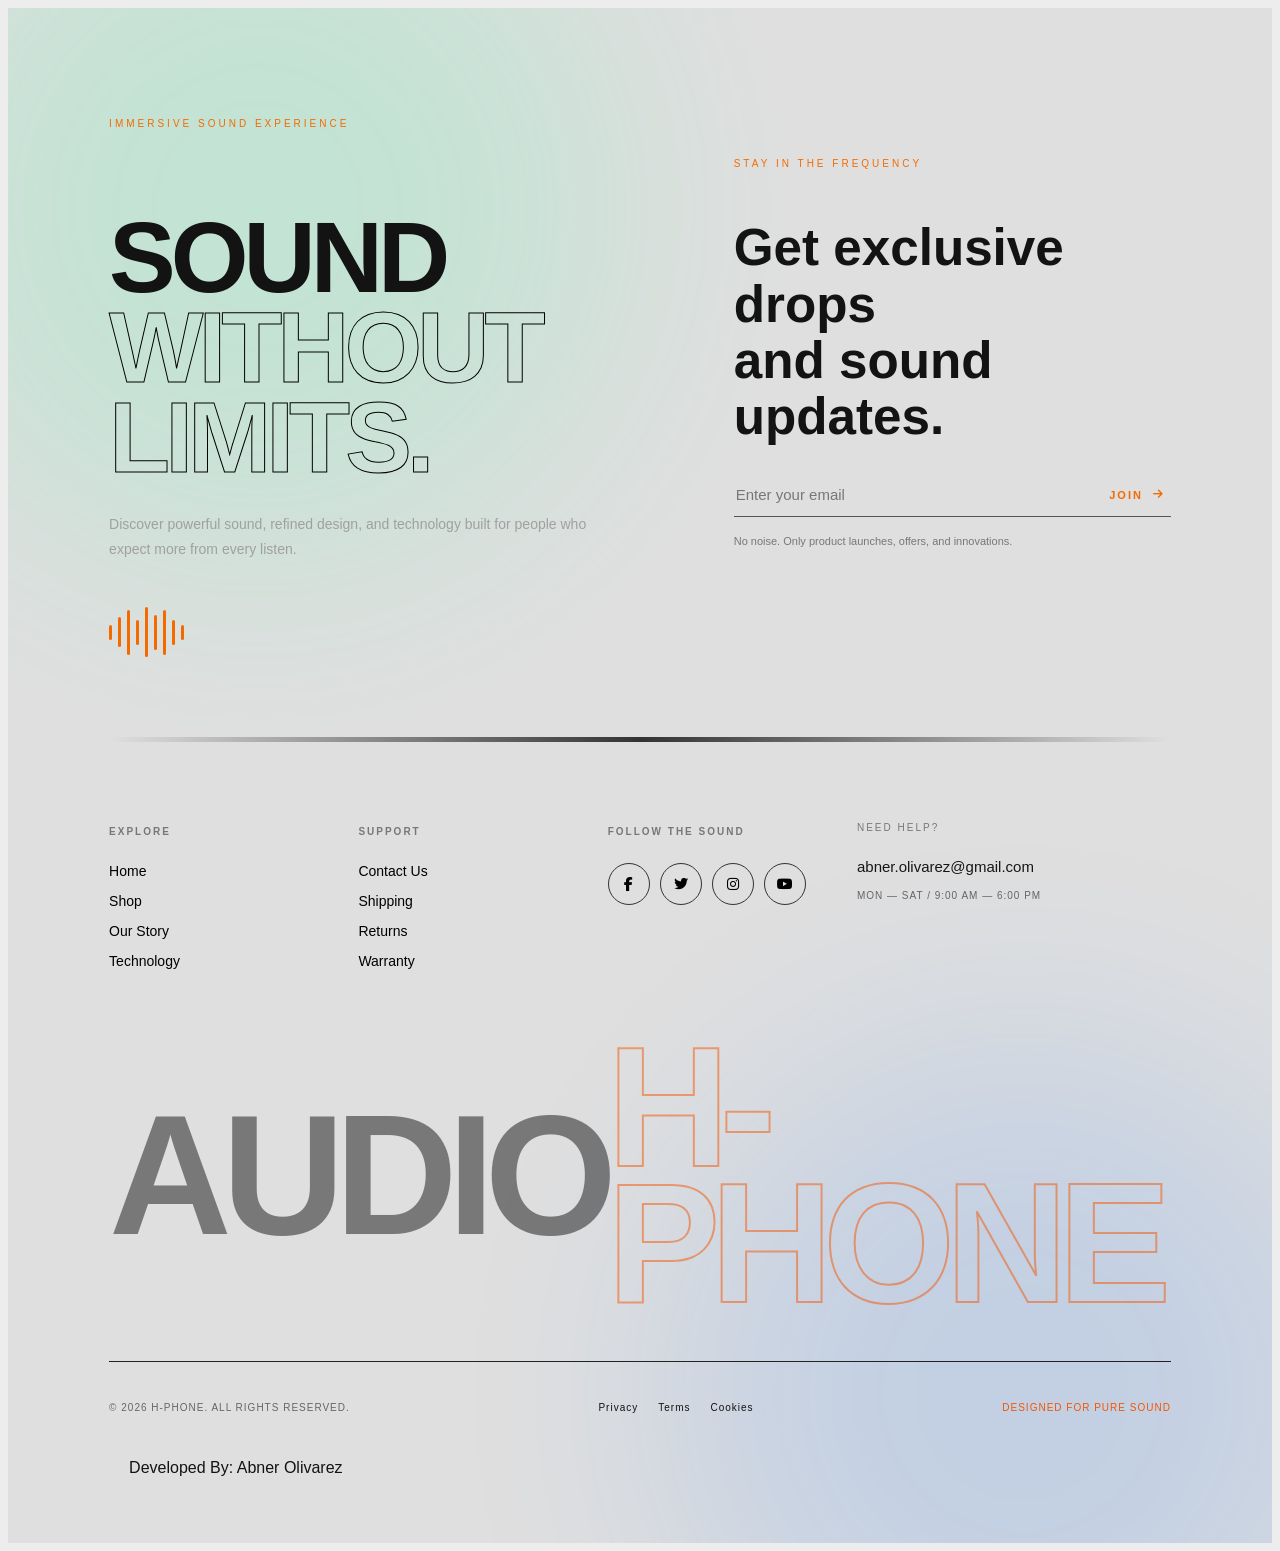
<file: footer.html>
<!DOCTYPE html>
<html lang="en">
<head>
    <meta charset="UTF-8">
    <meta name="viewport" content="width=device-width, initial-scale=1.0">
    <title>H-Phone | Footer</title>
    <link rel="stylesheet" href="css/footer.css">
    <link rel="stylesheet" href="css/media.css">
    <link rel="stylesheet" href="css/style.css">

    <link rel="stylesheet" href="https://cdnjs.cloudflare.com/ajax/libs/font-awesome/6.4.2/css/all.min.css">
    <link href="https://fonts.googleapis.com/css2?family=Montserrat:ital,wght@0,100..900;1,100..900&family=Roboto:ital,wght@0,100..900;1,100..900&display=swap" rel="stylesheet">
</head>
<body>

<footer class="premium-footer">

    <!-- Decorative glow -->
    <div class="footer-glow glow-one"></div>
    <div class="footer-glow glow-two"></div>


    <!-- TOP SECTION -->
    <div class="footer-top">

        <div class="footer-brand">

            <p class="footer-eyebrow">IMMERSIVE SOUND EXPERIENCE</p>

            <h2>
                SOUND<br>
                <span>WITHOUT LIMITS.</span>
            </h2>

            <p class="footer-description">
                Discover powerful sound, refined design, and technology
                built for people who expect more from every listen.
            </p>

            <div class="sound-wave">
                <span></span>
                <span></span>
                <span></span>
                <span></span>
                <span></span>
                <span></span>
                <span></span>
                <span></span>
                <span></span>
            </div>

        </div>


        <!-- NEWSLETTER -->
        <div class="footer-newsletter">

            <p class="footer-eyebrow">STAY IN THE FREQUENCY</p>

            <h3>Get exclusive drops<br>and sound updates.</h3>

            <form class="newsletter-form">

                <input 
                    type="email" 
                    placeholder="Enter your email"
                >

                <button type="submit">
                    JOIN
                    <i class="fa-solid fa-arrow-right"></i>
                </button>

            </form>

            <p class="newsletter-note">
                No noise. Only product launches, offers, and innovations.
            </p>

        </div>

    </div>


    <!-- DIVIDER -->
    <div class="footer-line"></div>


    <!-- MIDDLE SECTION -->
    <div class="footer-middle">


        <!-- COLUMN 1 -->
        <div class="footer-column">

            <h4>EXPLORE</h4>

            <a href="index.html">Home</a>
            <a href="shop.html">Shop</a>
            <a href="about.html">Our Story</a>
            <a href="#">Technology</a>

        </div>


        <!-- COLUMN 2 -->
        <div class="footer-column">

            <h4>SUPPORT</h4>

            <a href="#">Contact Us</a>
            <a href="#">Shipping</a>
            <a href="#">Returns</a>
            <a href="#">Warranty</a>

        </div>


        <!-- COLUMN 3 -->
        <div class="footer-column">

            <h4>FOLLOW THE SOUND</h4>

            <div class="social-links">

                <a href="#">
                    <i class="fa-brands fa-facebook-f"></i>
                </a>

                <a href="#">
                    <i class="fa-brands fa-twitter"></i>
                </a>

                <a href="#">
                    <i class="fa-brands fa-instagram"></i>
                </a>

                <a href="#">
                    <i class="fa-brands fa-youtube"></i>
                </a>

            </div>

        </div>


        <!-- CONTACT -->
        <div class="footer-contact">

            <p>NEED HELP?</p>

            <a href="#">
                abner.olivarez@gmail.com
            </a>

            <span>MON — SAT / 9:00 AM — 6:00 PM</span>

        </div>

    </div>


    <!-- HUGE BRAND TEXT -->
    <div class="footer-brand-name">

        <span>AUDIO</span>

        <span class="brand-outline">
            H-PHONE
        </span>

    </div>


    <!-- BOTTOM -->
    <div class="footer-bottom">

        <p>
            © 2026 H-PHONE. ALL RIGHTS RESERVED.
        </p>

        <div>
            <a href="#">Privacy</a>
            <a href="#">Terms</a>
            <a href="#">Cookies</a>
        </div>

        <p class="made-with">
            DESIGNED FOR PURE SOUND
        </p>

    </div>

     <div class="footer-dev">
        <p class="footer-copy">Developed By: Abner Olivarez</p> 
     </div>

</footer>



     

   

    <script src="js/footer.js"></script>
    <script src="js/scrollanimation.js"></script>

</body>
</html>
</file>
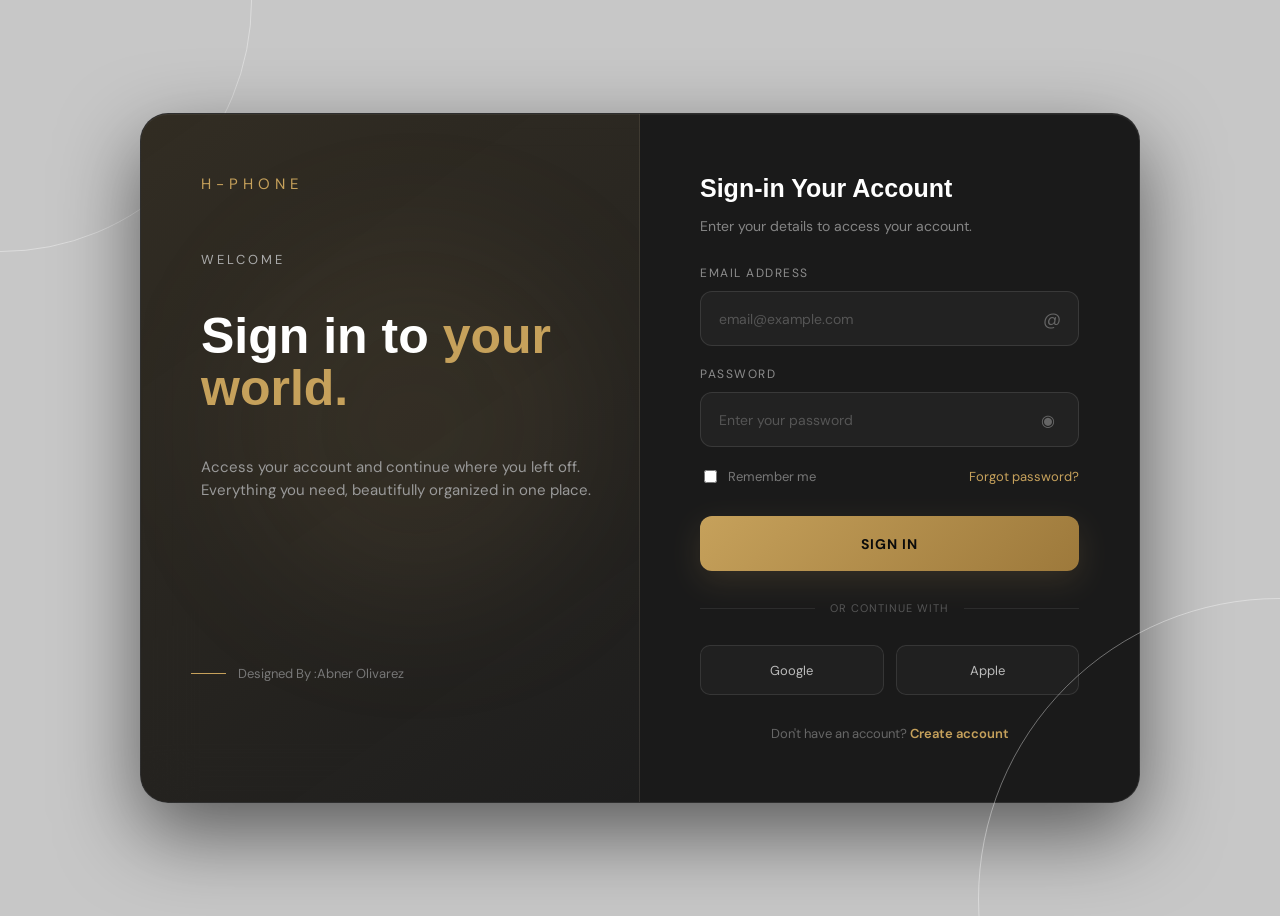
<file: login.html>
<!DOCTYPE html>
<html lang="en">
<head>
    <meta charset="UTF-8">
    <meta name="viewport" content="width=device-width, initial-scale=1.0">

    <title>H-Phone | Sign In</title>
    <!-- Your Website Favicon Icon -->
    <link rel="icon" type="image/png" href="images/favcon.png">

    <link rel="stylesheet" href="css/login.css">
    <link rel="preconnect" href="https://fonts.googleapis.com">
    <link rel="preconnect" href="https://fonts.gstatic.com" crossorigin>
    <link href="https://fonts.googleapis.com/css2?family=DM+Sans:wght@400;500;600;700&family=Playfair+Display:wght@500;600;700&display=swap" rel="stylesheet">

    
</head>

<body>

    <main class="login-wrapper">

        <!-- LEFT SIDE -->
        <section class="login-visual">

            <div class="brand">
                H-Phone
            </div>

            <div class="visual-content">
                <span>Welcome</span>
                <h1>Sign in to <em>your world.</em></h1>
                <p>
                    Access your account and continue where
                    you left off. Everything you need,
                    beautifully organized in one place.
                </p>
            </div>

            <div class="visual-footer">
                Designed By :Abner Olivarez
            </div>

        </section>


        <!-- RIGHT SIDE -->
        <section class="login-form-container">

            <form class="login-form" id="loginForm">

                <div class="login-header">

                    <h2>Sign-in Your Account  </h2>

                    <p>
                        Enter your details to access your account.
                    </p>

                </div>


                <!-- EMAIL -->
                <div class="input-group">

                    <label for="email">
                        Email address
                    </label>

                    <div class="input-wrapper">

                        <input
                            type="email"
                            id="email"
                            placeholder="email@example.com"
                            required
                        >

                        <span class="input-icon">
                            @
                        </span>

                    </div>

                </div>


                <!-- PASSWORD -->
                <div class="input-group">

                    <label for="password">
                        Password
                    </label>

                    <div class="input-wrapper">

                        <input
                            type="password"
                            id="password"
                            placeholder="Enter your password"
                            required
                        >

                        <button
                            type="button"
                            class="password-toggle"
                            id="passwordToggle"
                        >
                            ◉
                        </button>

                    </div>

                </div>


                <!-- OPTIONS -->
                <div class="form-options">

                    <label class="remember">

                        <input
                            type="checkbox"
                            id="remember"
                        >

                        Remember me

                    </label>

                    <a
                        href="#"
                        class="forgot-password"
                    >
                        Forgot password?
                    </a>

                </div>


                <!-- LOGIN -->
                <button
                    type="submit"
                    class="login-btn"
                >
                    SIGN IN
                </button>


                <!-- DIVIDER -->
                <div class="divider">
                    Or continue with
                </div>


                <!-- SOCIAL -->
                <div class="social-login">

                    <button
                        type="button"
                        class="social-btn"
                    >
                        Google
                    </button>

                    <button
                        type="button"
                        class="social-btn"
                    >
                        Apple
                    </button>

                </div>


                <!-- REGISTER -->
                <div class="register">

                    Don't have an account?

                    <a href="register.html">
                        Create account
                    </a>

                </div>

            </form>

        </section>

    </main>


    <script src="js/login.js"></script>

</body>
</html>
</file>
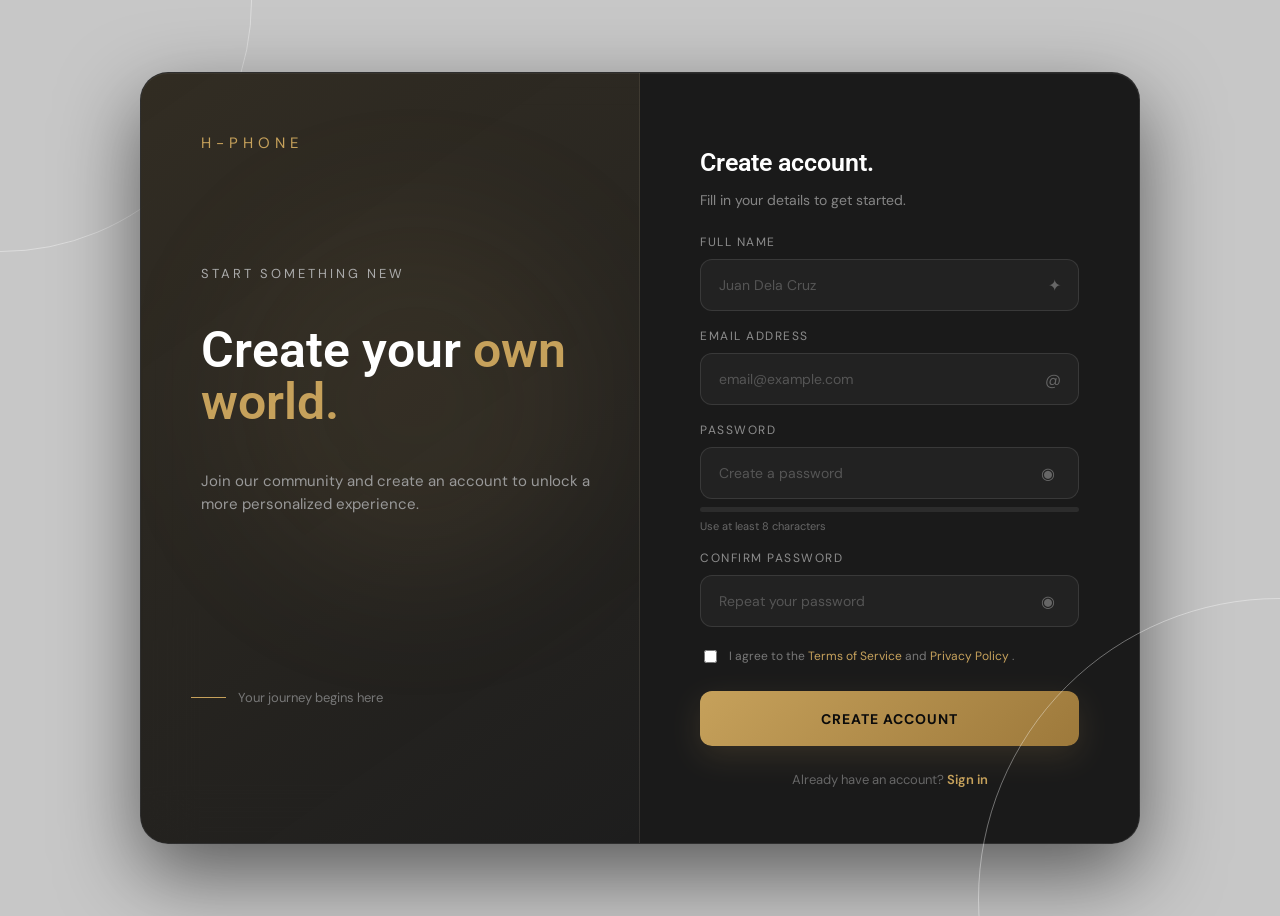
<file: register.html>
<!DOCTYPE html>
<html lang="en">
<head>
    <meta charset="UTF-8">
    <meta name="viewport" content="width=device-width, initial-scale=1.0">

    <title>H-Phone | Register</title>
    <!-- Your Website Favicon Icon -->
    <link rel="icon" type="image/png" href="images/favcon.png">

    <link rel="preconnect" href="https://fonts.googleapis.com">
    <link rel="preconnect" href="https://fonts.gstatic.com" crossorigin>
    <link rel="stylesheet" href="css/register.css">
    <link
        href="https://fonts.googleapis.com/css2?family=DM+Sans:wght@400;500;600;700&family=Roboto:wght@400;500;600;700&display=swap"
        rel="stylesheet"
    >

    
</head>


<body>


    <main class="register-wrapper">


        <!-- =====================================
             LEFT SIDE
        ====================================== -->

        <section class="register-visual">


            <div class="brand">
               H-Phone
            </div>


            <div class="visual-content">

                <span>Start something new</span>

                <h1>
                    Create your
                    <em>own world.</em>
                </h1>

                <p>
                    Join our community and create an account
                    to unlock a more personalized experience.
                </p>

            </div>


            <div class="visual-footer">

                Your journey begins here

            </div>


        </section>


        <!-- =====================================
             RIGHT SIDE
        ====================================== -->

        <section class="register-form-container">


            <form
                class="register-form"
                id="registerForm"
            >


                <div class="register-header">

                    <h2>
                        Create account.
                    </h2>

                    <p>
                        Fill in your details to get started.
                    </p>

                </div>


                <!-- NAME -->

                <div class="input-group">

                    <label for="name">
                        Full name
                    </label>

                    <div class="input-wrapper">

                        <input
                            type="text"
                            id="name"
                            placeholder="Juan Dela Cruz"
                            autocomplete="name"
                            required
                        >

                        <span class="input-icon">
                            ✦
                        </span>

                    </div>

                </div>


                <!-- EMAIL -->

                <div class="input-group">

                    <label for="email">
                        Email address
                    </label>

                    <div class="input-wrapper">

                        <input
                            type="email"
                            id="email"
                            placeholder="email@example.com"
                            autocomplete="email"
                            required
                        >

                        <span class="input-icon">
                            @
                        </span>

                    </div>

                </div>


                <!-- PASSWORD -->

                <div class="input-group">

                    <label for="password">
                        Password
                    </label>

                    <div class="input-wrapper">

                        <input
                            type="password"
                            id="password"
                            placeholder="Create a password"
                            autocomplete="new-password"
                            required
                        >

                        <button
                            type="button"
                            class="password-toggle"
                            id="passwordToggle"
                        >
                            ◉
                        </button>

                    </div>


                    <div class="password-strength">

                        <div
                            class="strength-bar"
                            id="strengthBar"
                        ></div>

                    </div>


                    <span
                        class="strength-text"
                        id="strengthText"
                    >
                        Use at least 8 characters
                    </span>

                </div>


                <!-- CONFIRM PASSWORD -->

                <div class="input-group">

                    <label for="confirmPassword">
                        Confirm password
                    </label>

                    <div class="input-wrapper">

                        <input
                            type="password"
                            id="confirmPassword"
                            placeholder="Repeat your password"
                            autocomplete="new-password"
                            required
                        >

                        <button
                            type="button"
                            class="password-toggle"
                            id="confirmToggle"
                        >
                            ◉
                        </button>

                    </div>

                </div>


                <!-- TERMS -->

                <label class="terms">

                    <input
                        type="checkbox"
                        id="terms"
                        required
                    >

                    <span>
                        I agree to the
                        <a href="#">
                            Terms of Service
                        </a>
                        and
                        <a href="#">
                            Privacy Policy
                        </a>.
                    </span>

                </label>


                <!-- BUTTON -->

                <button
                    type="submit"
                    class="register-btn"
                >
                    CREATE ACCOUNT
                </button>


                <!-- LOGIN -->

                <div class="login-link">

                    Already have an account?

                    <a href="login.html">
                        Sign in
                    </a>

                </div>


            </form>

        </section>

    </main>


   <script src="js/register.js"></script>

</body>
</html>
</file>
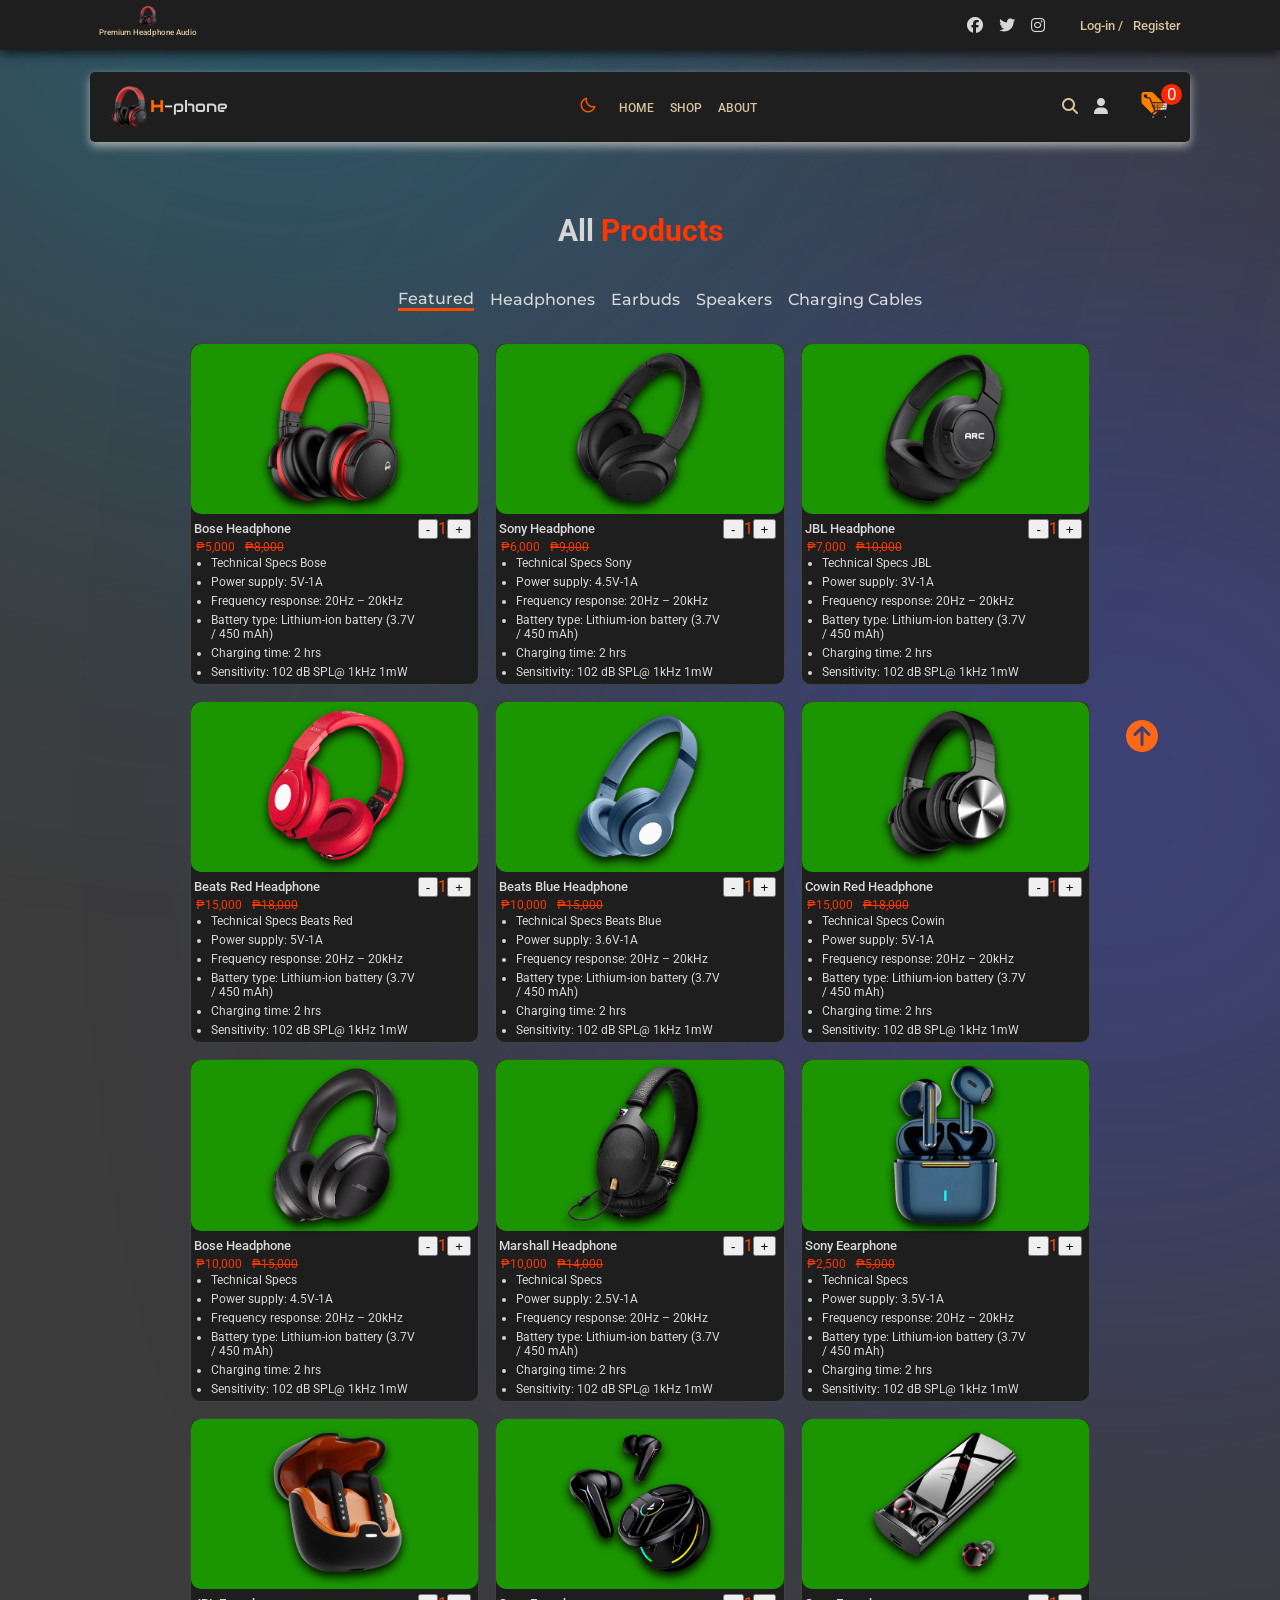
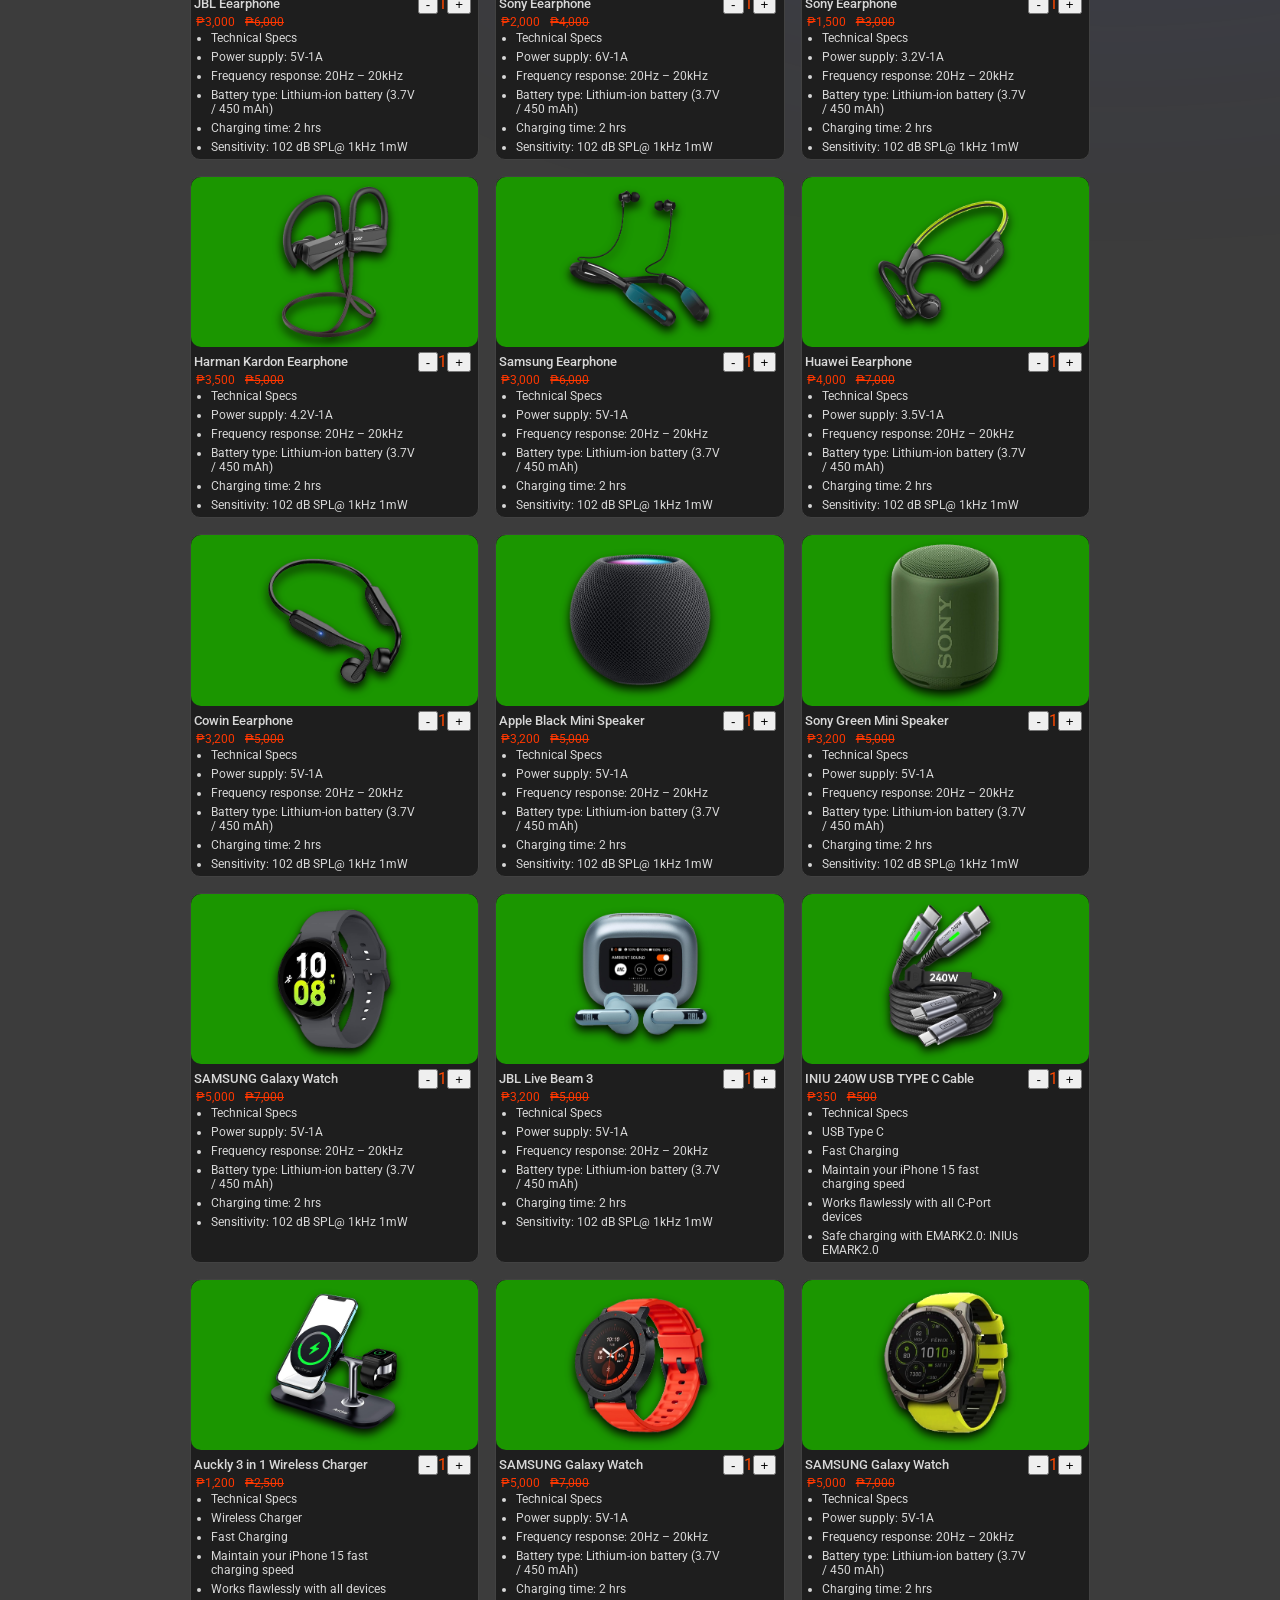
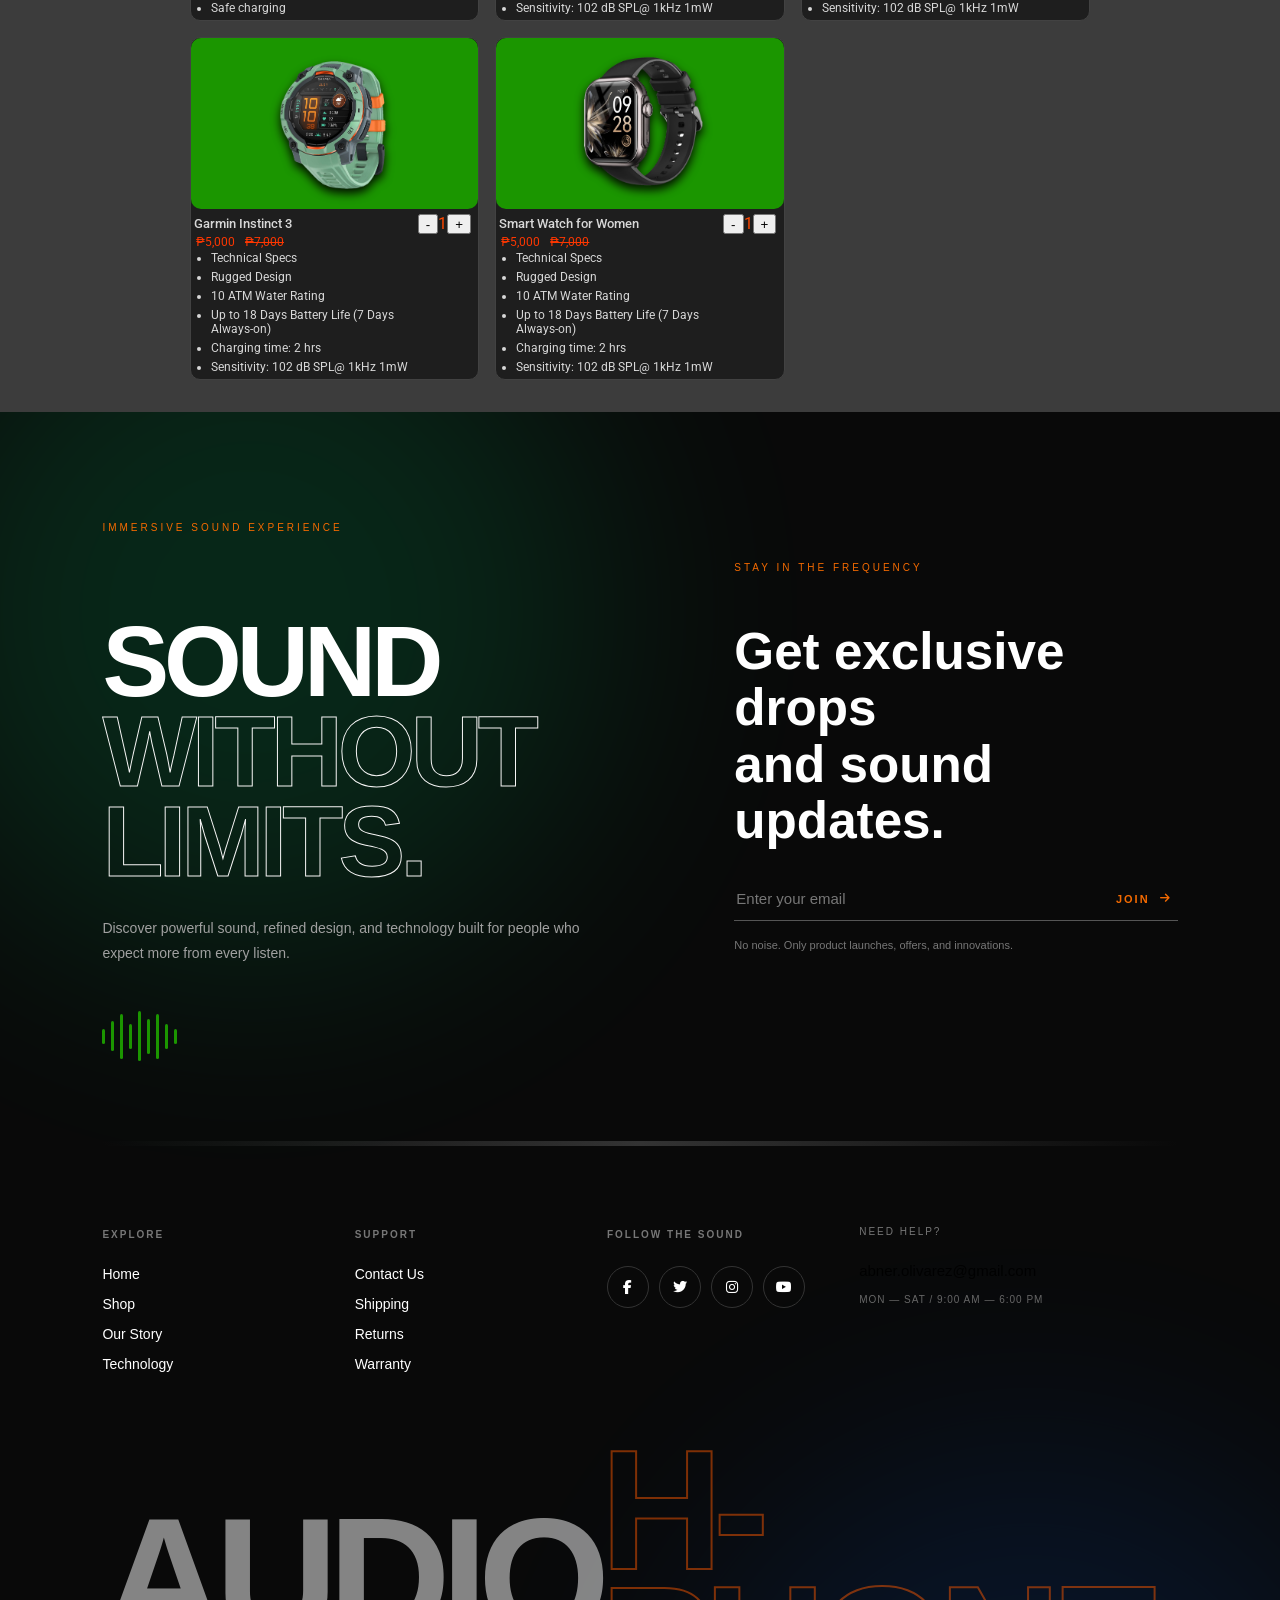
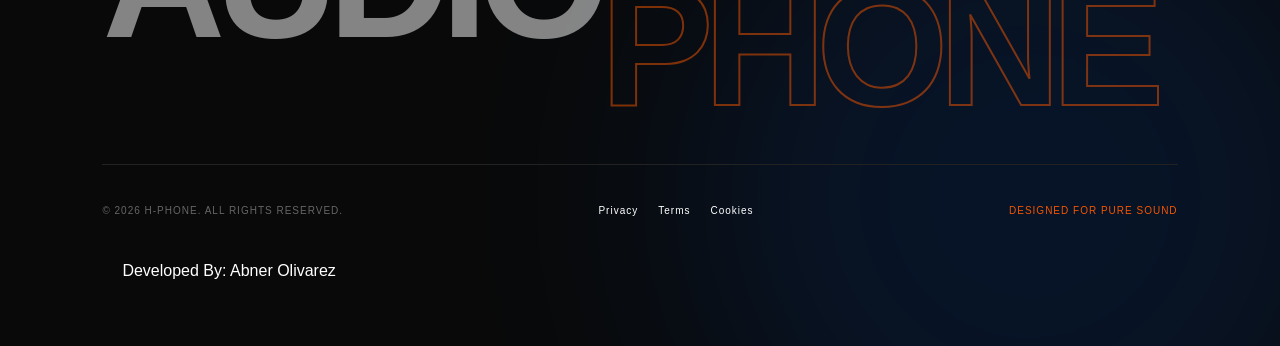
<file: shop.html>
<!DOCTYPE html>
<html lang="en">

<head>
    <meta charset="UTF-8">
    <meta name="viewport" content="width=device-width, initial-scale=1.0">

    <title>H-Phone | Shop</title>

    <!-- Your Website Favicon Icon -->
    <link rel="icon" type="image/png" href="images/favcon.png">

    <!-- Google Fonts -->
    <link rel="preconnect" href="https://fonts.googleapis.com">
    <link rel="preconnect" href="https://fonts.gstatic.com" crossorigin>
    
    
    <link rel="stylesheet" href="https://cdnjs.cloudflare.com/ajax/libs/font-awesome/6.4.2/css/all.min.css">
    <link href="https://fonts.googleapis.com/css2?family=Audiowide&family=Montserrat:ital,wght@0,100..900;1,100..900&family=Roboto:ital,wght@0,100..900;1,100..900&display=swap" rel="stylesheet">
    <link href="https://fonts.googleapis.com/css2?family=Montserrat:ital,wght@0,100..900;1,100..900&family=Roboto:ital,wght@0,100..900;1,100..900&display=swap" rel="stylesheet">

    <!-- Boxicons -->
    <link href="https://unpkg.com/boxicons@2.1.4/css/boxicons.min.css"rel="stylesheet">

    
    <link rel="stylesheet" href="css/style.css">
    <link rel="stylesheet" href="css/media.css">
    <link rel="stylesheet" href="css/navbar.css">
    <link rel="stylesheet" href="css/addcart.css">
    <link rel="stylesheet" href="css/shop.css">
    <link rel="stylesheet" href="css/darkmode.css">
</head>

<body class="dark-mode">

    

    <section class="register-container">
        <div class="logreg-container">

            <div class="logreg-hphone-cont">
                <img class="logreg-hphone" src="images/headlogo.png" alt="Head Phone Logo">
                <p class="prem-headphone">Premium Headphone Audio</p>
            </div>
            
            <div class="reglog">
                <div class="social-media-icon">
                    <p><i class="fa-brands fa-facebook"></i></p>
                    <p><i class="fa-brands fa-twitter"></i></p>
                    <p><i class="fa-brands fa-instagram"></i></p>
                </div>
                <a href="login.html">
                    <p class="loginbtn">Log-in /</p>    
                </a>

                <a href="register.html">
                    <p class="registerbtn">Register</p>
                </a>

            </div>
        </div>
    </section>

    
   
    <nav class="navbar-container">
        
        <!-- Navbar Logo -->
            <div class="navlogo-container">
                <a href="index.html" class="arc">
                    <img src="images/headlogo.png" alt="navbar logo" class="navbar-logo">
                    <span class="company-name"><span class="hphone">H</span>-phone</span>
                </a>
            </div>

            <!-- Menu Links -->
            <ul class="navbar-links">
                <div class="darkmode-container">
                    <button class="theme-btn">
                        <i class="bx bx-sun dark-mode "></i>
                    </button>
                </div>
                <li class="nav-menu active"><a href="index.html">HOME</a></li>
                <li class="nav-menu"><a href="shop.html">SHOP</a></li>
                <li class="nav-menu"><a href="about.html">ABOUT</a></li>
            </ul>

            <div class="icon-container">
                <div class="icon-subcont">
                    <i class="fa-solid fa-magnifying-glass icon-glass"></i>
                    <i class="fa-solid fa-user icon-user"></i>
                </div>

                <div class="cart-container">
                    <img src="images/cartitems.png" alt="cart icon" class="cart-icon">
                    <span class="cart-number">0</span>  <!-- Badge Number in Cart-->
                </div>
            </div>

             <!-- Burger Menu for small Device-->
            <div class="burgerBtn-container">
                <div class="burger-Menubtn"></div>
                <div class="burger-Menubtn"></div>
                <div class="burger-Menubtn"></div>
            </div>
            
    </nav>


    <!-- Cart Items Container & Searc Input field -->
        <section>
            <div class="search-cart-container">
                <div class="cart-main-container">
                    <h5>Your Items</h5>
                    <div class="cart-image-container">  <!-- Cart Container Items Insert Here -->

                        <div class="empty-container">
                            <img src="images/cartitems.png" alt="cart icon" class="cart-icon">
                            <span class="counter-display">Your Cart is empty!</span>
                        </div>

                    </div>
                   
                    <div class="checkout-container">
                        <button class="checkoutbtn">Check Out</button>
                    </div>
                </div>


                 <div class="search-container">
                    <i class="fa-solid fa-magnifying-glass magnifying-glass"></i>
                    <input type="text" class="searchbtn searchInput" placeholder="Search item...">
                </div>
            </div>
        </section> 



    <!-- =========================================
         HERO
    ========================================== -->
        <section class="shop-container">

            <div class="shop-glow glow-color-one"></div>
            <div class="shop-glow glow-color-two"></div>  

                <div class="shop-main-title">
                    <h1>All <span>Products</span></h1>
                    
                </div>

                <ul class="shop-menu-container">
                    <li class="shop-menu active" data-title="all">Featured</li>
                    <li class="shop-menu" data-title="Headphone">Headphones</li>
                    <li class="shop-menu" data-title="Earphone">Earbuds</li>
                    <li class="shop-menu" data-title="Speaker">Speakers</li>
                    <li class="shop-menu" data-title="Cable USB">Charging Cables</li>
                </ul>

                <div class="shop-image-grid">
                    <!-- Image load here -->
                   
                </div>

                
        </section>



         <!-- Arrow Up  & Toast-->
        <section>
            <!-- ARROW UP -->
            <div class="arrowup-container">
                <a href="#">
                    <i class="fa-solid fa-circle-arrow-up arrow-up"></i>
                </a>
            </div>

            <!-- TOAST -->
            <div class="toast" id="cartToast">
                <i class="fa-solid fa-cart-shopping"></i>
                <span class="toast-message">Added to cart!</span>
            </div>
        </section>
        

        <!-- SEARCHING LOADING ANIMATION -->
        <div class="search-loading" id="searchLoading">

            <div class="search-loading-content">
                <div class="loading-number">
                    <span id="loadingPercent">0</span>%
                </div>

                <div class="progress-container">
                    <div class="progress-bar" id="progressBar"></div>
                </div>

                <p id="loadingText">Searching products...</p>
            </div>

        </div>


        <!-- footer -->
        <div class="footer"></div>
    
    <script src="js/navbar.js"></script>
    <script type="module" src="js/shop.js"></script>
    <script src="js/darkmode.js"></script>
    <script src="js/footer.js"></script>
    <script src="js/scrollanimation.js"></script>
</body>

</html>
</file>
<file: css/style.css>
/* Default CSS */
*{
    box-sizing: border-box;
    /* font-family: "Montserrat", sans-serif;
    font-family: "Roboto", sans-serif;
    font-family: "Audiowide", sans-serif; */
}

html{
    scroll-behavior: smooth;
}
 img{
    max-width: 100%;
    height: auto;

}



body{
    background-color: #ededed;
    
}

/* =========================================== */



/* ===== Item Main Section ====*/

.item-main{
    width: calc(100% - 50px);
    max-width: 1100px;
    
    margin: 0 auto;
    margin-top: 10px;
    margin-bottom: -5px;
    border-radius: 10px;
    background-color: #e8e8e8;
    box-shadow: 0 4px 10px rgba(0, 0, 0, 0.686);

        .image-container{
            display: flex;
            justify-content: space-between;
            align-items: center;
            
            
            .sales-info{
                background-color: #ff5900;
                color: #fff;
                padding: 10px;
                border-top-right-radius: 15px;
                border-bottom-right-radius: 15px;
            }
            .headphone-main{
                width: min(280px, 100%);
                transform: rotate(8deg);

                filter:
                    drop-shadow(0 12px 8px rgba(44, 44, 44, 0.645))
                    drop-shadow(0 25px 25px rgba(60, 60, 60, 0.799));
                
            }

            p{
                font-family: "Roboto", sans-serif;
                margin-bottom: -5px;
            }
            .time{
                width: 120px;
                text-align: center;
                border-top-right-radius: 6px;
                border-bottom-right-radius: 6px;
                font-family: "Roboto", sans-serif;
                box-shadow: 0 4px 10px rgba(0, 0, 0, 0.686);
            }

            .reviewbtn{
                background-color: #f45500;
                color: #e9e9e9;
                cursor: pointer;
                
                transition: all .3s;
                &:hover{
                    color: #fff;
                    transform: scale(1.1);
                    background-color: #ff5900;
                }
            }
            
/* Arrow Featured Container */
            .arrow-featured-container{
                display: none;
                flex-direction: column;
            }
            
            .image-flex{
                display: flex;
                justify-content: space-between;
                align-items: center;
                gap: 70px;
                padding: 15px;
                font-family: Roboto, san serif;

                        .star-container{
                            display: flex;
                            justify-content: space-between;
                        }
                        .star-content{
                            display: flex;
                            align-items: center;
                            gap: 15px;
                            margin-bottom: 10px;

                            .star-icon{
                                color: #ffb700;
                                font-size: 10px;
                            
                            }

                             .rating{
                                border-bottom: 2px solid #e30f00;
                            }
                        }
                }

                .rate-container{
                    cursor: pointer;
                }

               .heart-icon{
                    color: #ef1000;
                    transition: all .3s ease;
               }

                .heart-icon:hover {
                    transform: scale(1.2);
                }



                .rate-item{
                    font-size: 16px;
                    transition: all .3s;
                    &:hover{
                        color: #ef4c00;

                    }
                }

                .arrow-headphone-image{
                    display: flex;
                    justify-content: center;
                    
                }
        

            .item-specs{
                
                font-weight: 400;
                    p{
                        margin-bottom: -10px;
                        font-size: 15px;
                    }
            }

            .itemspecs-details{
                font-size: clamp(15px, 4vw, 15px);
            }

                     
            .description-container{
                margin-top: 16px;
                font-family: Roboto, sans-serif;
           
        }
            .description-list li::marker{
                display: flex;
                flex-direction: column;
                color: #217d00;
            }

            .description-list li{
                font-size: 14px;
                line-height: 1.5;
                margin-left: -25px;
                
            }

           

            .hline{
                border-bottom: 1px solid #cecece;
            }

            .item-price{
                font-size: 20px;
                margin-bottom: 40px;
            }
            .price-container{
                display: flex;
                gap: 25px;
                
            }
            .discount{
                text-decoration: line-through;
                font-size: 22px;
                color: #e30f00;
            }

             .price{
                color: #e30f00;
                font-size: 22px;
                font-weight: 400;
                margin-bottom: 10px;
            }

            .check-icon{
                color: #00921b;
                margin-bottom: 16px;
            }

            .qty-main{
                display: flex;
                
                margin-bottom: 25px;
                gap: 15px;

                    .qty-title{
                        font-size: 15px;
                        font-family: Roboto, san serif;
                        padding: 4px 0;
                    }

                .qty-container{
                    display: flex;
                    align-items: center;
                    font-family: Roboto, sans-serif;
                        .counter{
                            background-color: #f3f3f3;
                            border: 1px solid #000000c8;
                            padding: 4.5px 25px;
                            border-radius: 2px;
                            
                        }
                        .increase, .decrease{
                            padding: 5px 16px;
                            cursor: pointer;
                        }
                }
            }


           

            
            .badge-icon{
                display: flex;
                justify-content: space-between;
                align-items: center;
                padding: 10px;
                border: 1px solid #cecece;
                box-shadow: 0 4px 10px rgba(0, 0, 0, 0.686);
                border-radius: 5px;
                font-size: 7px;
                margin-bottom: 16px;
            }
            .icon-delivery, .icon-shield{
                font-size: 18px;
                padding: 5px;
            }

            .badge-border{
                display: flex;
                justify-content: center;
                align-items: center;
                gap: 5px;
                border-right: 1px solid #cecece;

                div{
                    margin-top: -15px;
                    padding: 0 3px;
                }
            }
            .free-delivery{
                font-size: 10px;
                font-weight: 500;
            }

            .badge-last{
                display: flex;
                justify-content: center;
                align-items: center;
                gap: 5px;

                div{
                    margin-top: -15px;
                    padding: 0 3px;
                }
                
            }
        }
}

 .quantity-counter{
                color: #e30f00;
            }

/* Items Specification Section*/
.specs-container{
    width: calc(100% - 50px);
    max-width: 1100px;
    margin: auto;
    background-color: #e8e8e8;
    box-shadow: 0 4px 10px rgba(0, 0, 0, 0.686);
    border-radius: 5px;
    margin-bottom: 32px;
}

.specs-content{
    width: 100%;
    max-width: 800px;
    margin: 0 auto;

    display: flex;
    justify-content: space-around;
    padding: 0 15px;
    gap: 20px;
    font-family: Roboto,san serif;
    cursor: pointer;
    
    .specs{
        &:hover{
            color: #ef4c00;
            
        }
    }

    .specs.active{
        border-bottom: 4px solid #ff3700;
        color: #8c8c8c;
    }
    
}

.Hline{
        border-bottom: 1px solid #a9a9a9;
    }


.ship-content, 
.review-content, .return-content
{
    text-align: center;
    font-family: Robote,sans-serif;
}



.descript-content, 
.specification-content, 
.review-content, 
.ship-content, .return-content
{
    padding: 15px;
    font-family: Robote,sans-serif;
    line-height: 1.2;
}

.specification-content,
.review-content, 
.ship-content, .return-content
{
    display: none;
}

.specification-content.show,
.review-content.show, 
.ship-content.show, .return-content.show
{
    display: block;
}



/* ================================
   SHIPPING PROGRESS
================================ */

.ship-content {
    width: 100%;
    padding: 40px 20px;
    overflow: hidden;
}

.shipping-progress {
    width: 100%;
    display: flex;
    align-items: flex-start;
    justify-content: center;
}

.shipping-step {
    flex: 0 1 120px;
    min-width: 0;

    display: flex;
    flex-direction: column;
    align-items: center;

    text-align: center;
}

.shipping-circle {
    width: 42px;
    height: 42px;

    border-radius: 50%;

    display: flex;
    align-items: center;
    justify-content: center;

    background: #000000ae;
    color: #fff;

    font-size: 14px;
    font-weight: 600;

    transition: .3s ease;
}

.shipping-step span {
    margin-top: 10px;
    font-size: 13px;
    line-height: 1.3;
    color: #777;
}

.shipping-line {
    flex: 1;
    height: 3px;
    background: #f45100;
    /* background: #e5e5e5; */
    margin-top: 20px;
    transition: .3s ease;
}


/* ================================
   ACTIVE
================================ */

.shipping-step.active .shipping-circle {
    background: #01bf01;
    color: white;

    box-shadow: 0 0 0 5px #f6f5f5b6;
}

.shipping-step.active span {
    color: #ff4400;
    font-weight: 600;
}


/* ================================
   COMPLETED
================================ */

.shipping-step.completed .shipping-circle {
    background: #ff4400;
    color: white;
}

.shipping-step.completed span {
    color: #ff4400;
    font-weight: 600;
}

.shipping-line.completed {
    background: #ff4400;
}


/* ================================
   SMALL DEVICES
================================ */

@media (max-width: 600px) {

    .ship-content {
        padding: 30px 10px;
    }

    .shipping-circle {
        width: 36px;
        height: 36px;

        font-size: 12px;
    }

    .shipping-step span {
        font-size: 11px;
        margin-top: 8px;
    }

    .shipping-line {
        margin-top: 17px;
    }
}


/* ================================
   VERY SMALL DEVICES
================================ */

@media (max-width: 400px) {

    .ship-content {
        padding: 25px 5px;
    }

    .shipping-circle {
        width: 30px;
        height: 30px;

        font-size: 10px;
    }

    .shipping-step span {
        font-size: 9px;
        margin-top: 6px;
    }

    .shipping-line {
        height: 2px;
        margin-top: 14px;
    }
}


/* ================================
   EXTRA SMALL DEVICES
================================ */

@media (max-width: 320px) {

    .ship-content {
        padding: 20px 2px;
    }

    .shipping-circle {
        width: 26px;
        height: 26px;

        font-size: 9px;
    }

    .shipping-step span {
        font-size: 8px;
    }

    .shipping-line {
        height: 2px;
        margin-top: 12px;
    }
}
/* ====================SHIPPING PROGRESS END===========================*/


/* ============================================== */

.arrow-container, .arrow-featured-container{
    position: relative;
    margin: 0 auto 32px;
    margin-top: -100px;

        .arrowbtn{
            cursor: pointer;
        }

.arrowbtn.prev, .arrowbtn.next{
    position: absolute;
    top: 35%;
    transform: translateY(-50%);

    width: 30px;
    height: 30px;

    border: none;
    border-radius: 50%;

    background-color: rgba(0, 0, 0, 0.65);
    color: white;

    cursor: pointer;
    z-index: 10;

/* This for button background hover makes smooth */
    transition: 
        background-color 0.3s ease,
        transform 0.3s ease;
}

.arrowbtn.prev{
    left: 98px;
}

.arrowbtn.next{
    left: 480px;
}

.item-container-grid{
    width: calc(100% - 30px);
    max-width: 650px;
    margin: 0 auto;

    display: flex;
    align-items: center;
    

        .image-content-container{
            margin-top: -16px;
            margin-bottom: 16px;
            padding: 5px;
        }

        .item-img{
            width: min(60px, 100%);
            max-height: 70px;

            background-color: #ffffff;
            border: 2px solid transparent;
            border-radius: 10px;
            cursor: pointer;

            

            transition:
                border-color 0.3s ease,
                transform 0.3s ease;
        }

        .item-img:hover {
            transform: scale(1.1);
        }

        .item-img.selected{
            border: 2px solid #ff5900;
        }
      
    
    }
 }
/* ======================================================== */

/*=====Item Container Grid Two Section=====  */
.item-container-grid-two{
    display: flex;
    width: min(250px, 100%);
    margin: auto;
}
    
.show-img{
    width: min(50px, 100%);
    cursor: pointer;
    margin-top: 16px;

    background-color: #ffffff;
            border: 2px solid transparent;
            border-radius: 10px;

    
    }
    
     .show-img.selected{
            border: 2px solid #ff5900;
        }


.arrow-button-container {
    display: flex;
    gap: 10px;
    
}

/* Both buttons */
.arrow-prev,
.arrow-next {
    
    width: 25px;
    height: 25px;

    border: none;
    border-radius: 50%;

    background-color: rgba(0, 0, 0, 0.65);
    color: white;

    display: flex;
    align-items: center;
    justify-content: center;

    cursor: pointer;
    z-index: 10;

    transition:
        background-color 0.3s ease,
        transform 0.3s ease;
}

.arrow-prev {
    left: -20px;
    
}

.arrow-next {
    right: -20px;
}



/* ========================================= */

 

 .item-container-grid.slide-left, .item-container-grid-two.slide-left {
    animation: slideLeft 0.4s ease;
}

.item-container-grid.slide-right, .item-container-grid-two.slide-right {
    animation: slideRight 0.4s ease;
}

@keyframes slideLeft {
    from {
        opacity: 0;
        transform: translateX(40px);
    }

    to {
        opacity: 1;
        transform: translateX(0);
    }
}

@keyframes slideRight {
    from {
        opacity: 0;
        transform: translateX(-40px);
    }

    to {
        opacity: 1;
        transform: translateX(0);
    }
}


 /*================================  */
/* TRUE WIRELESS MORE THAN SOUND */
/* ================================= */

 .headset-container {
    width: calc(100% - 50px);
    max-width: 1100px;
    margin: auto;
    background-color: #fdffe879;
    box-shadow: 0 4px 10px rgba(0, 0, 0, 0.686);

    display: flex;
    flex-direction: column;
    justify-content:center;
    gap: 30px;
    padding: 10;
    border-radius: 16px;
    align-items: center;
    overflow: hidden;
    
}
.headset-title{
    font-family: "DM Sans", sans-serif;
    text-align: center;
    margin-bottom: -280px;
    padding: 16px;
     z-index: 5;
}

.true-wireless{
    color: #919191;
    font-size: medium;
    margin-bottom: -50px;
    
}
.morethan{
    font-size: 50px;
    font-weight: 600;
    margin-bottom: -120px;
}
.sound{
    font-size: 100px;
    font-weight: 600;
    font-style: oblique;
    color: #ffdd94;
    text-shadow: 2px 2px 5px rgba(0, 0, 0, 1);
}


.headset-image {
    position: relative;
    width: min(900px, 100%);
    margin: 0 auto;

    display: grid;
    grid-template-columns: 1fr 1fr 1fr;
    align-items: center;
    padding: 10px;
    font-size: 14px;
    font-family: "DM Sans", sans-serif;
}



/* First circle */
.circle-four {
    position: absolute;
    width: 500px;
    height: 500px;
    border-radius: 50%;
    border: 1px solid #b5b5b5;

    top: 50%;
    left: 50%;
    transform: translate(-50%, -50%);

    z-index: -1;
}

/* Second circle */
.circle-five {
    position: absolute;
    width: 400px;
    height: 400px;
    border-radius: 50%;
    border: 1px solid #b5b5b5;

    top: 50%;
    left: 50%;
    transform: translate(-50%, -50%);

    z-index: -1;
}

/* Second circle */
.circle-six {
    position: absolute;
    width: 250px;
    height: 250px;
    border-radius: 50%;
    border: 1px solid #b5b5b5;

    top: 50%;
    left: 50%;
    transform: translate(-50%, -50%);

    z-index: -1;
}

/* Headphone */
.headset-img-container {
    position: relative;
    width: 100%;
    display: flex;
    justify-content: center;
    align-items: center;
    z-index: 3;
}

.headset-img {
    width: 100%;
    filter:
        drop-shadow(0 12px 8px rgba(44, 44, 44, 0.532))
        drop-shadow(0 25px 25px rgba(60, 60, 60, 0.756));

    animation:
        headphoneFloat
        5s
        ease-in-out
        infinite;

    transition: transform .2s ease;
}


@keyframes headphoneFloat {
    0%, 100% {
        transform: translateY(0) rotate(-2deg);
    }

    50% {
        transform: translateY(-10px) rotate(2deg);
    }
}


.headset-content{
    width: 120px;
    text-align: justify;
    justify-self: center;
}

.headset-content p{
    margin: 0;
    font-weight: 600;
}
.beat{
    font-size: 20px;
    color: #ffdd94;
    text-shadow: 1px 1px 3px rgba(0, 0, 0, 1);
}
.headset-bottom-content{
    width: 120px;
    text-align: justify;
    justify-self: center;
}

.headset-bottom-content p{
    margin: 0;
    
}

.headset-img {
    width: 100%;

    filter:
        drop-shadow(0 12px 8px rgba(44, 44, 44, 0.532))
        drop-shadow(0 25px 25px rgba(60, 60, 60, 0.756));
}


.boxicon-icon{
    display: grid;
    grid-template-columns: repeat(4, 1fr);
    width: 80%;
    gap: 16px;

    margin: 0 auto 32px;
    
    font-size: 12px;
    font-family: Roboto,sans-serif;
    margin-bottom: 32px;
}

.feature-item{
    position: relative;
    flex: 1;
    text-align: center;
}

/* Battery Charging Animation */
.battery-container{
    display: flex;
    flex-direction: column;
}

.battery {
    position: absolute;
    top: 5%;
    left: 50%;
    transform: translate(-50%);
    
    width: 40px;
    height: 22px;
    border: 3px solid #ff5100;
    border-radius: 5px;
    padding: 3px;
    box-sizing: border-box;
    
}
.battery-details{
    position: absolute;
    top: 50%;
    left: 50%;
    transform: translate(-50%);
   
}

.battery-fill {
    height: 100%;
    
    background: #009411;
    border-radius: 2px;

    animation: batteryCharging 4s linear infinite;
}

.battery-tip {
    position: absolute;
    right: -8px;
    top: 4px;
    width: 5px;
    height: 10px;
    background: #ff3700;
    border-radius: 0 2px 2px 0;
}

@keyframes batteryCharging {
    0% {
        width: 0%;
    }

    75% {
        width: 100%;
    }

    80% {
        width: 100%;
        box-shadow: 0 0 8px rgba(0, 0, 0, .5);
    }

    90% {
        width: 100%;
        box-shadow: 0 0 8px rgba(0, 0, 0, .5);
    }

    100% {
        width: 0%;
        box-shadow: none;
    }
}

/* ======================= */
/* SOUND WAVE */
/* ======================= */
.deepsound-wave{
    display: flex;
    justify-content: center;
    align-items: center;
    gap: 6px;
    height: 50px;
}



.deepsound-wave span{
    display: block;
    width: 3px;
    background: #f46a00;
    border-radius: 20px;
    animation: soundAnimation 1.5s infinite ease-in-out;
}

.deepsound-wave span:nth-child(1) {
    height: 15px;
}

.deepsound-wave span:nth-child(2) {
    height: 30px;
}

.deepsound-wave span:nth-child(3) {
    height: 45px;
}

.deepsound-wave span:nth-child(4) {
    height: 25px;
}

.deepsound-wave span:nth-child(5) {
    height: 50px;
}

.deepsound-wave span:nth-child(6) {
    height: 35px;
}

.deepsound-wave span:nth-child(7) {
    height: 45px;
}

.deepsound-wave span:nth-child(8) {
    height: 25px;
}

.deepsound-wave span:nth-child(9) {
    height: 15px;
}


.deepsound-wave span:nth-child(2) {
    animation-delay: .1s;
}

.deepsound-wave span:nth-child(3) {
    animation-delay: .2s;
}

.deepsound-wave span:nth-child(4) {
    animation-delay: .3s;
}

.deepsound-wave span:nth-child(5) {
    animation-delay: .4s;
}

.deepsound-wave span:nth-child(6) {
    animation-delay: .5s;
}

.deepsound-wave span:nth-child(7) {
    animation-delay: .6s;
}


@keyframes soundAnimation {

    0%,
    100% {
        transform: scaleY(0.5);
    }

    50% {
        transform: scaleY(1.2);
    }

}

/* ======================================== */

/* Vertical Line */
/* :not(last-child)::after means select every .feature-item except the last one. Feature 1 | Feature 2 | Feature 3 | Feature 4*/
/* This is required for ::after to appear. */
.boxicon-icon .feature-item:not(:last-child)::after{  
    content: "";
    position: absolute;
    right: -15px;
    top: 10%;
   
    width: .1px;
    height: 100px;
    background: #ff5900;
}

.feature-item p{
    margin: 0;
}
.feature-item i{
    font-size: 32px;
    color: #f45500;
    margin-bottom: 16px;
}



/* Featured Menu Section */
.featured-main{
    
    h2{
        text-align: center;
        font-family: "Roboto", sans-serif;
        font-size: 40px;
        color: #000;

        .featured-title{
            color: #f45500;
        }
    }

    .featured-container{
        width: calc(100% -50px);
        max-width: 500px;
        margin: 0 auto;
        border-radius: 10px;
        

            .featured-navbar-links{
                display: flex;
                justify-content: center;
                align-items: center;
                box-shadow: 0 4px 10px rgba(0, 0, 0, 0.682);

                gap: 25px;
                border-radius: 10px;
                padding: 16px;
                list-style: none;
                font-size: clamp(5px, 4vw, 12px);
                font-family: "Roboto", sans-serif;
                font-weight: 600;
                cursor: pointer;
            }

        .featured-links.active{
            background-color: #f45500;
            color: #fff;
            padding: 5px 16px;
            border-radius: 10px;
            font-weight: 600;
        }
    }
}


/* =====Featured Product Section======= */
.featured-item-container, .featured-product-container{
    width: calc(100% - 30px);
    max-width: 900px;
    margin: auto;
}



.featured-product-details{
    display: grid;
    grid-template-columns: repeat(auto-fit, minmax(120px, 1fr));
    gap: 16px;

    background-color: #cecece;
    border-radius: 10px;
    padding: 16px;
    margin-bottom: 32px;
    overflow: hidden;
}

.product-details-containerjs{
    position:relative;
    background-color: #e8e8e8;
    border-radius: 10px;
    font-family: "Roboto", sans-serif;
    text-align: center;

    animation-duration: 0.4s;
    animation-timing-function: ease;
    animation-fill-mode: both;

        .product-labels{
            display: flex;
            justify-content: space-between;
            align-items: center;
            padding: 0 5px;
        }

        .sale-text, .new-text{
            /* position: absolute;
            top: 0%;
            left: 75%; */
            display: inline-block;
            
            font-size: 12px;
            background-color: #ff3700;
            color: #e8e8e8;
            padding: 3px;
            border-radius: 5px;
        }


        .featured-img{
            width: min(170px,100%);
        }
        .hLine{
            height: 3px;
            background: linear-gradient(
                90deg,
                transparent,
                #d5d5d5,
                transparent
            );
            
        }

        h5{
            margin-bottom: 2px;
        }

        .star-icon{
            font-size: 12px;
            color: #ffb700;
        }

        .price-productjs{
            color: #e30f00;
        }
}


/* Slide Animation */

/* Next button */
.featured-product-details.slide-next {
    animation: slideNext 0.4s ease;
}


/* Previous button */
.featured-product-details.slide-prev {
    animation: slidePrev 0.4s ease;
}


@keyframes slideNext {

    from {
        opacity: 0;
        transform: translateX(50px);
    }

    to {
        opacity: 1;
        transform: translateX(0);
    }

}


@keyframes slidePrev {

    from {
        opacity: 0;
        transform: translateX(-50px);
    }

    to {
        opacity: 1;
        transform: translateX(0);
    }

}

/* For Button */
.featured-wrapper, .arrow-container{
    position: relative;
    width: 100%;
    
}

.featured-product-details {
    width: 100%;
}



/* Both buttons */
.featured-prev,
.featured-next {
    position: absolute;
    top: 50%;
    transform: translateY(-50%);

    width: 30px;
    height: 30px;

    border: none;
    border-radius: 50%;

    background-color: rgba(0, 0, 0, 0.65);
    color: white;

    display: flex;
    align-items: center;
    justify-content: center;

    cursor: pointer;

    z-index: 10;

    transition: 
        background-color 0.3s ease,
        transform 0.3s ease;
}

/* Previous - LEFT */


.featured-prev{
    left: -10px;
}

/* Next - RIGHT */
.featured-next{
    right: -10px;
}


/* Hover Button*/
.featured-prev:hover, .arrowbtn.prev:hover,  
.featured-next:hover, .arrowbtn.next:hover  {
    background-color: #e30f00;
    transform: translateY(-50%) scale(1.1);
}

/* Click */
.featured-prev:active, .prev:active, 
.featured-next:active, .next:active {
    transform: translateY(-50%) scale(0.95);
}


/* Disabled Button */
.featured-prev:disabled,
.prev:disabled,
.featured-next:disabled,
.next:disabled,
.arrow-prev:disabled,
.arrow-next:disabled
{
    opacity: 0.4;
    cursor: not-allowed;
}


/* Prevent hover effect when disabled */
.featured-prev:disabled:hover,
.prev:disabled:hover,
.featured-next:disabled:hover,
.next:disabled:hover
{
    background-color: rgba(0, 0, 0, 0.65);
    transform: translateY(-50%);
    cursor: not-allowed;
}


/* ARROW UP THE PAGE */
.arrowup-container{
    position: relative;
    
}
.arrow-up{
    position:fixed;
    top: 80%;
    left: 88%;
    font-size: 32px;
    color: #ff6817;
    cursor: pointer;
    z-index: 999;
    transition: all .3s ease;

    &:hover{
        transform:  scale(1.2);
        color: #ff3700;
    }
}


/* TOAST WHEN ADDING CART ITEM*/

.toast {
    position: fixed;

    bottom: 185px;
    left: 50%;

    transform: translate(-50%, 100px);

    display: flex;
    align-items: center;
    gap: 10px;

    padding: 20px;

    background-color: #222;
    color: white;

    border-radius: 8px;

    box-shadow: 0 5px 20px rgba(0, 0, 0, 0.3);
    font-family: Roboto,sans-serif;
    font-size: 16px;

    opacity: 0;
    visibility: hidden;

    z-index: 9999;

    transition:
        opacity 0.3s ease,
        transform 0.3s ease;
}


.toast.show {
    opacity: 1;
    visibility: visible;

    transform: translate(-50%, 0);
}


.toast i {
    font-size: 18px;
}




/* =========================
   DEFAULT REVEAL  SCROLL TO VIEW 
========================= */

.reveal {
    opacity: 0;
    transform: translateY(50px);  /* move 50px downward*/
    transition:
        opacity 0.8s ease,
        transform 0.8s ease;
}

.reveal.active {
    opacity: 1;
    transform: translateY(0);  /* when active call it move back to original position*/
}
</file>
<file: css/media.css>
@media(max-width:1250px){

    .hero-container{
        margin-bottom: -14%;
    }

    .hero-title{
        margin-left: 32px;
    }

    .hero-overlay-container .hero-bg {
        align-items: center;
        width: 70%;
        top: -80px;
    }

     .headphone-main{
        margin-top: -100px;
                
        }
     .arrow-featured-container{
        margin-top: -25px;
    }
}



    



@media(max-width:768px){

.navbar-container{
    
        .navbar-links{
            display: none;
            flex-direction: column;
            background-color: #cecece;
            position:absolute;
            top: 70%;
            right: 0;
            padding: 16px;
            width: 200px;
            text-align: center;
            
        }

        .navbar-links.show{
            display: flex;
            margin-top: 16px;
            
        }
        
        .burgerBtn-container{
            display: block;
            margin-left: 10px;
            transition: all .3s ease-in-out;
        }
        

        .burgerBtn-container.active .burger-Menubtn:nth-child(1){
            transform: translateY(9px) rotate(45deg);
        }

        .burgerBtn-container.active .burger-Menubtn:nth-child(2){
            opacity: 0;
        }

        .burgerBtn-container.active .burger-Menubtn:nth-child(3){
            transform: translateY(-7px) rotate(-45deg);
        }
    
    }

    .hero-container{
        display: block;
        justify-content: center;
        align-items: center;
        margin: auto;
        flex-direction: column;
        margin-top: 100px;
        margin-bottom: -280px;
    }

    .hero-overlay-container .hero-bg {
        top: -330px;
        width: 30%;
        
    }

     .item-main .image-container .headphone-img{
        width: 250px;
        margin-top: 20px;
                
        }

    .featured-navbar-links{
        font-size: 8px !important;
        
    }

     .item-main .image-container .arrow-featured-container {
        display: flex;
        margin-bottom: -70px;
    }


    .item-main .image-container .arrow-headphone-image {
        display: flex;
        justify-content: center;
    }
    .image-container{
        margin-bottom: 32px;
    }

    .headset-image{
        grid-template-columns: 1fr;
    }
    .headset-img{
        width: 100px;
    }

    .headset-content{
        margin-bottom: 5px;
        place-items: center;
        width: 100%;
        margin-top: 32px;
    }
    .headset-content p{
        font-size: 32px;
    }
    
    .featured-item-container, 
    .headset-title, 
    .headset-bottom-content{
        display: none;
    }

    .arrow-featured-container{
        margin-top: -15px;
    }

    .arrow-button-container{
        justify-content: center;
        gap: 10px;
    }


    .image-flex{
        flex-direction: column;
    }



    .search-container.show{
        top: 20%;
    }

 .search-container.hide{
        top: 10%;
    }


.cart-main-container.show{
    top: 16%;
}

.cart-main-container.hide{
    top: 10%;
}


.headset-container .boxicon-icon {
    grid-template-columns: 1fr 1fr;
    
}

    .feature-item {
        width: 100%;
    }

    /* Remove the desktop dividers */
    .boxicon-icon .feature-item::after {
        display: none;
    }



}







@media(max-width:600px){
    .search-container.show{
        top: 18%;
        z-index: 10;
    }
    .search-container.hide{
        top: 9%;
    }
    .cart-main-container{
        top: 18%;
    }

    

   .hero-overlay-container .hero-bg {
        width: 40%;
        top: -55%;
       
    }


    .footer-content{
        flex-direction: column;
    }

    .featured-main{
        margin-bottom: 16px;
    }

    .featured-container{
        width: calc(100% - 50px);
        
        
    }

    .featured-navbar-links{
        font-size: 6px !important;
    }

    .item-main{
        margin-bottom: 16px;
    }


    .star-container {
        justify-content: center;
        
    }

     .arrowbtn.prev {
        left: 10px;
    }

    .arrowbtn.next {
        right: 10px;
    }
    

     .item-container-grid-two{
        margin: auto;
     }

    .image-container{
        .image-details{
            display: none;
        }
    }

    .headphone-details{
        h2{
            text-align: center;
        }
        
    }

    .specs-content{
        font-size: 10px;
        text-align: center;
        gap: 1px;
       
    }

    .shop-menu-container, .shop-menu{
        font-size: 10px;
    }

    .shop-container .shop-image-grid{
        grid-template-columns: 1fr 1fr;
    }

}

@media(max-width:368px){
  .navbar-logo,.prem-headphone {
    display: none;
  }
.magnifying-glass{
    left: 90%;
}

 .search-container.show{
    top: 18%;   
}
    .search-container.hide{
        top: 9%;
    }
    .cart-main-container{
        top: 18%;
    }
    

.hero-container{
       justify-content: center;
       align-items: center;



    .hero-overlay-container .hero-bg {
        width: 70%;
        top: -50%;
    }
    
        /* .hero-title {
            margin-left: 15px;
        } */

        .hero-title h1 {
            font-size: clamp(15px, 4vw, 30px);
            margin-bottom: -28px;
        }

        .best-hphone {
            font-size: clamp(25px, 8vw, 80px);
            margin-bottom: -35px;
        }

        .wireless {
            font-size: clamp(32px, 8vw, 80px);
        }
    }

    .cart-item-info{
        font-size: 11px;
    }

    .addcart, .checkout{
        width: 100%;
        max-width: 600px;
        display: flex;
        justify-content: center;
        align-items: center;
        gap: 20px;
        margin: auto;
        margin-bottom: 10px;
        
    }

    .free-delivery{
        font-size: 6px !important;
    }

   
    .specs-content{
        font-size: 7px;
       
       
    }

.item-container-grid{
    padding: 40px;
    place-items: center;

    }


    .shop-menu-container, .shop-menu{
        text-align: center;
        font-size: 8px;
    }

    .shop-container .shop-image-grid{
        grid-template-columns: 1fr;
    }

    
}
</file>
<file: css/navbar.css>
/* Default CSS */
*{
    box-sizing: border-box;
    /* font-family: "Montserrat", sans-serif;
    font-family: "Roboto", sans-serif;
    */ 
    /* font-family: "Audiowide", sans-serif; */
}

html{
    scroll-behavior: smooth;
}
 img{
    max-width: 100%;
    height: auto;

 }

body{
    margin: 0;
    padding: 0;
    
}
/* ============================================= */


.register-container{
    width: min(1600px 100%);
    margin: 0 auto;
    height: clamp(40px, 8vw, 50px);
    background-color: #e0e0e0;
    box-shadow: 0 4px 10px rgba(0, 0, 0, 0.682);
    
    margin-bottom: -12px;
    display: flex;
    align-items: center;
    
}


.logreg-container{
    width: min(1100px, 100%);
    margin: 0 auto;

    display: flex;
    justify-content: space-between;
    align-items: center;
    padding: 9px;
    font-family: "Roboto", sans-serif;
    font-size: 13px;
    font-weight: 500;
    color: #000;
    z-index: 5;

    .logreg-hphone-cont{
        display: flex;
        flex-direction: column;
        align-items: center;
    }
    .logreg-hphone{
        font-size: 16px;
        cursor: pointer;
        width: 20px;
        margin-bottom: -7px;
        
    }
        .prem-headphone{
            font-size: 8px;
            font-weight: 500;
            color: #000;
        }
    
    
    .login-register-container{
        display: flex;
    }
    

    .loginbtn:hover, .registerbtn:hover{
        transition: all .3s ease-in-out;
        color: #ff5900;
    }
    .reglog{
        display: flex;
        align-items: center;
        gap: 10px;
        
    }

    .reglog a{
        text-decoration: none;
        color: #000;
    }

    .social-media-icon{
        display: flex;
        gap: 16px;
        font-size: 16px;
        margin-right: 25px;
        
        cursor: pointer;
    }

     .fa-facebook:hover {
            transition: all .3s ease;
            color: #0044ff;
        }
    .fa-twitter:hover{
        transition: all .3s ease;
        color: #00aeff;
    }

    .fa-instagram:hover{
        transition: all .3s ease;
        
        color: #ff00d9; 
    }

}

/* LOGOUT BUTTON */
.logout-container {
    display: none;
}

.logoutbtn {
    border: none;
    background: none;
    cursor: pointer;
    font-family: Roboto, sans-serif;
    font-size: 12px;
    color: #fff;
    transition: all .3s ease;
    &:hover{
        color: #ff4400;
    }
}


/* =====Navbar Section====== */
.navbar-container{
    width: calc(100% - 50px);
    max-width: 1100px;
    height: clamp(55px, 7vw, 70px);

    margin: 0 auto;

    background-color: #f3f3f3;
    box-shadow: 0 4px 10px rgba(0, 0, 0, 0.682);

    position: fixed;
    top: 8%;
    left: 50%;
    transform: translateX(-50%);

    display: flex;
    justify-content: space-between;
    align-items: center;

    padding: 0 20px;
    border-radius: 5px;
    z-index: 1000;


    .icon-container{
        display: flex;
        justify-content: space-around;
        align-items: center;
        gap: 20px;
        cursor: pointer;


        .icon-glass{
            border: none;
            transition: all .3s ease;

            &:hover{
                color:#ff5900;
                transform: scale(1.2)
            }
        }
        .icon-user{
            margin: 0 12px;
        }
    }

    .cart-container{
        position: relative;
    }

    .cart-number{
        position: absolute;
        top: -18%;
        left: 70%;
        font-family: Roboto, sans-serif;
        font-size: 17px;
        font-weight: 400;
        
        text-align: center;
        color: #f3f3f3;
        background-color: #ff2600;
        border-radius: 50%;
        width: 21px;
        height: 21px;
    }
    
    .cart-icon{
        width: 30px;
        height: auto;
    }

    
}




.navbar-container.hide{
    transition: transform 0.3s ease;
    top: 0;
}


.navlogo-container{
    .arc{
        display: flex;
        align-items: center;
        text-decoration: none;
    }
    
     .navbar-logo{
        width: 40px;
        min-width: 30px;
    }
    .company-name{
        font-family: "Audiowide", sans-serif;
        color: #000; 
    }
    .hphone{
        color:#ff6a00;
        font-weight: 600;
    }  
}

    .burgerBtn-container{
        display: none;

        .burger-Menubtn{
            background-color: #000;
            height: 3px;
            width: 25px;
            border-radius: 10px;
            margin-bottom: 5px;
            cursor: pointer;
            transition: all .3s ease-in-out;
        }
       
}

.bx-sun{
    color: #ffab0e;
}

.navbar-links{
    display: flex;
    align-items: center;
    gap: 1rem;
    list-style: none;
    

    li a{
        text-decoration: none;
        color: #000000;
        font-family: "Roboto", sans-serif;
        font-size: 12px;
        font-weight: 500;
        transition: all .3s ease-in-out;
        &:hover{
            color: #ff5900;
        } 
    }

    .theme-btn{
        border: none;
        background: none;
        color: #000;
        font-size: 18px;
        cursor: pointer;
    }
    
}

.magnifying-glass{
    position: absolute;
    top: 32%;
    left: 94%;
    cursor: pointer;
    transition: all.3s ease;
    &:hover{
        transform:scale(1.2);
        color: #ff5900;
    }
    
}

.search-container {
    width: calc(100% - 50px);
    max-width: 600px;
    
    position: fixed;
    top: calc(8.5% + 5rem);
    left: 50%;
    transform: translate(-50%, -10px);
    z-index: 999;
    opacity: 0;
    visibility: hidden;

    transition: opacity 0.5s ease, transform 0.5s ease;
}

/* Show & Hide */
.search-container.show {
    opacity: 1;
    visibility: visible;
    top: 19%;
    transform: translate(-50%, 0);
}

.search-container.hide{
    transition: transform 0.3s ease;
    top: 10%;
}

.search-container input:focus {
    border: 2px solid #ff5900;
    outline: none;
}

.searchbtn {
    width: 100%;
    padding: 10px 15px;
    border-radius: 5px;
    border:1px solid #ff2600;
    
    box-shadow: 0 5px 20px rgba(0, 0, 0, 0.15);
}

/* ====================END OF NAVBAR SECTION ============================*/



/* =======Hero Section====== */
.hero-container {
    display: flex;
    justify-content: space-between;
    align-items: center;

    width: calc(100% - 50px);
    max-width: 900px;
    margin: 0 auto;
    height: 600px;

    gap: 50px;
    margin-bottom: -80px;
    
    /* position: relative;
    overflow: hidden; */
}


/* =========================
   LEFT SIDE - TITLE
========================= */

.hero-title {
    flex: 1;
    font-family: "Audiowide", sans-serif;
    opacity: 0;
    z-index: 10;
    margin-top: 100px;
    
}

.hero-title.animate {
    animation: titleZoom 1.8s cubic-bezier(0.22, 1, 0.36, 1) forwards;
}


/* =========================
   RIGHT SIDE - IMAGE
========================= */

.hero-overlay-container {
    flex: 1;
    height: 100%;
    display: flex;
    justify-content: center;
    align-items: flex-end;
    
    position: relative;
}


/* Images */

.hero-overlay-container .hero-bg {
    position: absolute;
    width: 80%;
    height: 100%;
    object-fit: contain;
    object-position: center bottom;
    opacity: 0;

    transform: scale(1);

    transition:
        opacity 1.5s ease,
        transform 6s cubic-bezier(0.22, 1, 0.36, 1);

        filter:
            drop-shadow(0 12px 8px rgba(44, 44, 44, 0.645))
            drop-shadow(0 25px 25px rgba(60, 60, 60, 0.799));
}


.hero-overlay-container .hero-bg.active {
    opacity: 1;
    transform: scale(1.08);
}


/* =========================
   GRADIENT BACKGROUND
========================= */

.overlay-bg {
    position: absolute;
    inset: 0;
    z-index: -1;

    background: radial-gradient(
        circle at 70% 40%,
        #ddddddaa 0%,
        #d8c29d4e 70%,
        #ececec00 100%
    );
}


/* =========================
   TITLE
========================= */

.hero-title h1 {
    color: #1e1e1eee;
    margin-bottom: -3rem;
    font-size: 32px;
    font-family: "DM Sans", sans-serif;
}

.hero-title .best-hphone {
    font-size: 50px;
    color: #ff5900;
    font-weight: 600;
    margin-bottom: -2.5rem;
}

.hero-title .wireless {
    font-size: 30px;
    color: #ff5900;
    font-weight: 300;
}


/* =========================
   TITLE ANIMATION
========================= */

@keyframes titleZoom {

    0% {
        opacity: 0;

        transform: translateY(100px);

        filter: blur(8px);
    }

    60% {
        opacity: 0.8;

        filter: blur(2px);
    }

    100% {
        opacity: 1;

        transform: translateY(0);

        filter: blur(0);
    }
}



/* SEARCHING LOADING ANIMATION */
.search-loading {
    position: fixed;
    inset: 0;

    display: none;
    align-items: center;
    justify-content: center;

    background: rgba(0, 0, 0, 0.78);
    z-index: 9999;
}


.search-loading.active {
    display: flex;
}


/* =========================
   LOADING CONTENT
========================= */

.search-loading-content {
    width: min(90%, 400px);
    text-align: center;
    font-family: Roboto, sans-serif;
}


/* =========================
   PERCENTAGE
========================= */

.loading-number {
    margin-bottom: 20px;
    color: white;
    font-size: 48px;
    font-weight: 700;
    letter-spacing: 2px;
}


/* =========================
   PROGRESS CONTAINER
========================= */

.progress-container {
    width: 100%;
    height: 8px;

    overflow: hidden;
    background: rgba(255, 255, 255, 0.2);
    border-radius: 20px;
}


/* =========================
   PROGRESS BAR
========================= */

.progress-bar {
    width: 0%;
    height: 100%;

    background:linear-gradient(
        90deg, 
        #f1f1f1,
        lab(52.51% 63.08 64.22),
        #e90000
    );
    
    border-radius: 20px;
    transition: width 0.15s ease;
}


/* =========================
   TEXT
========================= */

.search-loading p {
    margin-top: 18px;
    color: white;
    font-size: 16px;
    letter-spacing: 0.5px;
}
</file>
<file: css/addcart.css>
/* Default CSS */
*{
    box-sizing: border-box;
    /* font-family: "Montserrat", sans-serif;
    font-family: "Audiowide", sans-serif; */
    
    /* font-family: "Roboto", sans-serif; */
}

html{
    scroll-behavior: smooth;
}
 img{
    max-width: 100%;
    height: auto;

 }

body{
    margin: 0;
    padding: 0;
}


.cart-main-container {
    width: calc(100% - 50px);
    max-width: 450px;

    background-color: #e0e0e0;
    box-shadow: 0 4px 10px rgba(0, 0, 0, 0.686);

    border-bottom-right-radius: 5px;
    border-bottom-left-radius: 5px;
    font-family: "Roboto", sans-serif;
    padding: 50px 15px;
    position: fixed;
    top: calc(8.5% + 4.2rem);
    left: 50%;
    
    overflow: scroll;
    height: 450px;

    /* Start centered */
    transform: translate(-50%, -10px);

    opacity: 0;
    visibility: hidden;

    z-index: 20;

    transition:
        opacity 0.5s ease,
        transform 0.5s ease;
    
    /* IMPORTANT */
    display: flex;
    flex-direction: column;

    /* Prevent the whole cart from scrolling */
    overflow: hidden;


        h5{
            margin-top: -10px;
            text-align: center;
            
        }
}



.cart-main-container.show {
    opacity: 1;
    visibility: visible;

    /* Keep it centered */
    transform: translate(-50%, 0);
}

.cart-main-container.hide {
    transition: transform 0.3s ease;
    top: 10%;
}



.cart-image-container {
    width: 100%;

    display: flex;
    
    
    flex-direction: column;

    /* Take remaining space */
    flex: 1;

    /* VERY IMPORTANT for flex scrolling */
    min-height: 0;

    /* Only this section scrolls */
    overflow-y: auto;
    overflow-x: hidden;

    /* Hide scrollbar */
    scrollbar-width: none;
}

.cart-image-container::-webkit-scrollbar {
    display: none;
}

.empty-container{
    text-align: center;
}

.empty-cart{
    display: flex;
    flex-direction: column;
    justify-content: center;
    align-items: center;
    margin-top: 64px;
}


.cart-icon {
    width: 50px;
    max-width: 100%;
}

.addcart{
    width: min(1000px,100%);
    background-color: #f45500;
    color: #ffff;
    font-weight: 500;
    margin-bottom: 2px;
    border: none;
    border-radius: 5px;
    padding: 10px 10px;
    cursor: pointer;
    transition: all .3s ease;

    &:hover{background-color: #ff6e21;}
        i{
            margin: 0 8px;
        }
}



.checkout-container {
    width: 100%;

    display: flex;
    flex-direction: column;

    align-items: flex-end;

    flex-shrink: 0;

    /* box-shadow: 0 4px 10px rgba(0, 0, 0, 0.686); */

    margin-top: 10px;

    padding-top: 10px;
}


.checkoutbtn {
    width: min(100% - 1px);
    max-width: 100%;
    padding: 10px 16px;

    font-size: 12px;

    cursor: pointer;

    color: #f6f6f6;
    background-color: #1e8c00;

    margin-top: 10px;
    margin-bottom: 10px;

    border: none;
    border-radius: 5px;

    transition: all .3s ease;
}

.checkoutbtn:hover {
    background-color: #167000;
}





/* =====ADD TO CART SECTION===== */

.cart-image-container {
    display: flex;
    flex-direction: column;
    gap: 15px;
    width: 100%;
   
}

.cart-item {
    width: 100%;
}

.cart-item-head {
    display: flex;
    align-items: center;
    gap: 15px;
    width: 100%;
}

.cart-item-image {
    width: 70px;
    height: 70px;
    object-fit: contain;
    flex-shrink: 0;
}

.cart-item-info {
    flex: 1;
}

.cart-item-info h4 {
    margin: 0 0 5px;
    font-weight: 400;
}

.cart-item-info p {
    margin: 0;
}

.cart-quantity {
    display: flex;
    align-items: center;
    gap: 5px;
    flex-shrink: 0;
    
}

.cart-quantity button {
    width: 30px;
    height: 30px;
    cursor: pointer;
}
</file>
<file: css/review.css>
/* ================= REVIEW SECTION ================= */

.review-section {
    width: min(500px, 100%);
    margin: auto;
    
    position: relative;
    padding: 60px 20px;
    z-index: 50;
    font-family: Roboto, sans-serif;
    
}

.review-overlay {
    position: fixed;
    inset: 0;

    width: 100%;
    height: 100vh;

    background: rgba(0, 0, 0, 0.65);

    backdrop-filter: blur(4px);
    -webkit-backdrop-filter: blur(4px);

    z-index: 49;

    opacity: 0;
    visibility: hidden;

    transition:
        opacity 0.3s ease,
        visibility 0.3s ease;
}

.review-container {
    width: min(500px, calc(100% - 30px));
    margin: auto;

    position: fixed;

    top: 58%;
    left: 50%;

    transform: translate(-50%, -45%) scale(0.9);

    z-index: 50;

    opacity: 0;
    visibility: hidden;

    transition:
        opacity 0.3s ease,
        transform 0.3s ease,
        visibility 0.3s ease;
}

/* ================= ACTIVE ================= */

.review-section.active .review-overlay {
    opacity: 1;
    visibility: visible;
}

.review-section.active .review-container {
    opacity: 1;
    visibility: visible;

    transform: translate(-50%, -50%) scale(1);
}

/* Header */

.review-header {
    text-align: center;
    margin-top: -20px;
    margin-bottom: 30px;
}

.review-header h2 {
    font-size: 2.2rem;
    margin-bottom: -10px;
    color: #111;
}

.review-header p {
    color: #777;
}

.close-reviewbtn{
    position: absolute;
    top: 2%;
    left: 90%;
    border-radius: 50%;
    border: none;
    background-color: #999;
    font-size: 16px;
    cursor: pointer;
    transition: all .3s ease;
    &:hover{
        color: #fff;
        background-color: #e93803;
    }
    
}

/* Form */

.review-form {
    background: #fff;
    padding: 35px;
    border-radius: 20px;
    box-shadow: 0 10px 40px rgba(0, 0, 0, 0.08);
    
}

.form-group {
    margin-bottom: 20px;
}

.form-group label {
    display: block;
    margin-bottom: 10px;
    font-weight: 600;
    color: #222;
}

.form-group input,
.form-group textarea {
    width: 100%;
    padding: 14px 16px;
    border: 1px solid #ddd;
    border-radius: 10px;
    outline: none;
    font-size: 1rem;
    transition: 0.3s;
    box-sizing: border-box;
}

.form-group input:focus,
.form-group textarea:focus {
    border-color: #111;
    box-shadow: 0 0 0 3px rgba(0, 0, 0, 0.05);
}

.form-group textarea {
    resize: vertical;
}

/* ================= STAR RATING ================= */

.star-rating {
    display: flex;
    flex-direction: row-reverse;
    justify-content: flex-end;
    gap: 5px;
}

.star-rating input {
    display: none;
}

.star-rating label {
    font-size: 16px;
    color: #ccc;
    cursor: pointer;
    transition: 0.2s ease;
}

/* Hover */

.star-rating label:hover,
.star-rating label:hover ~ label {
    color: #f5b301;
}

/* Selected */

.star-rating input:checked ~ label {
    color: #f5b301;
}

/* Submit button */

.submit-review-btn {
    width: 100%;
    padding: 15px;
    border: none;
    border-radius: 10px;
    background: #111;
    color: #fff;
    font-size: 1rem;
    font-weight: 600;
    cursor: pointer;
    transition: 0.3s;
}

.submit-review-btn:hover {
    transform: translateY(-2px);
    background: #333;
}

/* ================= REVIEW CARD ================= */

.reviews-list {
    margin-top: 40px;
    display: grid;
    gap: 5px;
}

.review-card {
    background: #f3f3f3;
    padding: 25px;
    border-radius: 15px;
    box-shadow: 0 5px 20px rgba(0, 0, 0, 0.06);
    margin-bottom: 15px;
}

.review-top {
    display: flex;
    justify-content: space-between;
    align-items: center;
    margin-bottom: 10px;
}

.review-image{
    width: 30px;
    height: 30px;
    border-radius: 50%;
    background-color: #b5b5b5;
}

.reviewer-name {
    font-weight: 400;
    font-size: 14px;
}

.review-stars, .stars-rate {
    color: #f5b301;
    letter-spacing: 2px;
    font-size: 20px;
}

.review-message {
    color: #666;
    line-height: 1.6;
}

.review-date {
    display: block;
    margin-top: 15px;
    font-size: 0.8rem;
    color: #999;
}

/* Mobile */

@media (max-width: 600px) {

    .review-section {
        padding: 50px 15px;
    }

    .review-form {
        padding: 25px 20px;
    }

    .review-header h2 {
        font-size: 1.8rem;
    }

    .star-rating label {
        font-size: 1.9rem;
    }

    .review-top {
        flex-direction: column;
        align-items: flex-start;
        gap: 8px;
    }
}
</file>
<file: css/darkmode.css>
/* DARK MODE */
body.dark-mode{
    /* margin: 0; */
    padding: 0;
    background: #3c3c3c;
    

    .register-container, 
    .navbar-container, .headset-container,
    .featured-container, .featured-product-details,
    .footer-container, .shop-js-container, .checkout-progress,
    .checkout-card, .confirmation-box, .success-box
    
    
    {
        background-color: #1e1e1e;
       
    }

    .navbar-container,
    .featured-container .featured-navbar-links, 
    .checkout-progress{
        box-shadow: 0 4px 10px #bebebedb;
    }


    .item-main{
        background-color: transparent;
    }
    
    .image-container{
        background-color: #232323;
        border-radius: 12px;
    }

    .specs-container{
        background-color: #232323;
        z-index: 500;
    }

    .burger-Menubtn{
        background-color: #dedede;
    }

    .time{
        background-color: #717171;
    }

    .review-card, .cart-main-container, 
    .product-details-containerjs,.order-reference{
        background-color: #383838;
    }

    
    .navbar-links li a, .loginbtn , 
    .registerbtn, .icon-container .icon-glass,
    .tech-card span,.philosophy-content p, .prem-headphone{
        color: #d8c29d;
    }

    .counter, .tech-card p, .bill-wave, .bx-money{
        color: #000;
    }

    .header-devider{
        background: linear-gradient(
        45deg,
        transparent,
        #c5c5c5,
        transparent

        );
    }

    .logreg-container, .reglog a, 
     .icon-glass, 
    .icon-user, .company-name, 
    .image-container, .specs-container,
    .headset-container,.cart-main-container,
    .featured-container, .product-details-containerjs,
    .footer-container, .shop-main-title,
    .shop-content, .shop-menu-container .shop-menu,
    .back-home, .checkout-logo strong, .secure-checkout,
    .checkout-progress .small, .checkout-card, 
    .confirmation-box , .success-box 
    {
         color: #d7d7d7;
    }

    .hero-title h1, .footer-column a, 
    .newsletter-form input, .footer-bottom a,
    .featured-main h2
    
    {
        color: #fff;
    }

    .shipping-circle{
        background: #e5e5e5;
        color: #777;
    }

    .shipping-line{
        background: #e5e5e5;
    }

/* =====FOOTER==== */
    .footer-column a:hover, .footer-bottom a:hover{
        color: #1b9600;
    }


    .social-links a:hover {
        background: #00ff88;
        color: #000;
        border-color: #00ff88;
    }

/* ========================= */

    .navbar-links li a:hover,.back-home:hover, .shop-menu:hover{
        color: #f45500;
    }

    .icon-delivery {
        color: #1aab01;
    }

    .bx-moon, .fa-lock{
        color: #f45500;
    }


    .circle-four, .circle-five, .circle-six{
        border: 1px solid #d8c29d18;
        z-index: 1;
    }

    .premium-footer {
        background: #090909;
        color: #ffff;
    }

    @media(max-width:768px) {
        .navbar-container .navbar-links{
            background-color: #000000c5;
        }
    }

.footer-brand h2 span {
       -webkit-text-stroke: 1px #f7f6f6;
}

.shop-js, .sound-wave span{
    background-color: #1b9600;
}

    transition: background 0.3s, color 0.3s;
}
</file>
<file: css/about.css>
* {

    box-sizing: border-box;
}

html {
    scroll-behavior: smooth;
}

body {
    /* background: #080808; */
    /* color: #f5f3ed; */
    font-family: "DM Sans", sans-serif;
    overflow-x: hidden;
    
}

img {
    display: block;
    max-width: 100%;
}

a {
    text-decoration: none;
    color: inherit;
}

:root {
    --bg: #080808;
    --dark: #111;
    --dark2: #151515;
    --white: #f5f3ed;
    --gray: #888;
    --muted: #555;
    --gold: #d8c29d;
    --line: rgba(255,255,255,.1);
}


/* ================================
   COMMON
================================ */

.eyebrow {
    color: var(--gray);
    font-size: 10px;
    font-weight: 600;
    letter-spacing: 3px;
    text-transform: uppercase;
}

em {
    font-family: "Playfair Display", serif;
    font-weight: 500;
}

.reveal {
    opacity: 0;
    transform: translateY(40px);
    transition: 1s ease;
}

.reveal.active {
    opacity: 1;
    transform: translateY(0);
}


/* ================================
   HERO
================================ */

.about-hero {
    min-height: 100vh;
    position: relative;

    display: grid;
    grid-template-columns: 45% 55%;
    align-items: center;

    padding: 100px 8vw;

    overflow: hidden;

    background:
        radial-gradient(
            circle at 75% 50%,
            #d8c29d1a,
            transparent 32%
        ),
        /* #080808; */
        /* #4d4d4d; */
}

.hero-grid {
    position: absolute;
    inset: 0;

    opacity: .3;

    background-image:
        linear-gradient(
            rgba(255,255,255,.025) 1px,
            transparent 1px
        ),
        linear-gradient(
            90deg,
            rgba(255,255,255,.025) 1px,
            transparent 1px
        );

    background-size: 70px 70px;
}

.hero-content {
    position: relative;
    z-index: 5;
}

.hero-content h1 {
    margin-top: 25px;
    color: var(--dark);
    font-size: clamp(75px, 10vw, 140px);

    line-height: .8;
    letter-spacing: -8px;
    text-transform: uppercase;
    
}

.hero-content h1 span {
    display: block;

    margin-left: 55px;
    color: var(--gold);
    font-family: "Playfair Display", serif;
    font-style: italic;
    text-transform: lowercase;
    letter-spacing: -5px;
    
}

.hero-content p {
    max-width: 420px;
    margin-top: 40px;
    color: var(--gray);
    font-size: 15px;
    line-height: 1.8;
    
}

.hero-button {
    display: inline-flex;
    align-items: center;
    gap: 15px;

    margin-top: 35px;
    padding: 16px 25px;
    border: 1px solid rgba(216,194,157,.5);
    font-size: 10px;
    letter-spacing: 2px;
    text-transform: uppercase;
    transition: .4s ease;
}

.hero-button i {
    font-size: 18px;
    transition: .3s ease;
}

.hero-button:hover {
    background: var(--gold);
    color: #111;
}

.hero-button:hover i {
    transform: translateY(5px);
}


/* ================================
   HERO PRODUCT
================================ */

.hero-product {
    position: relative;
    height: 650px;

    display: grid;
    place-items: center;
}

.hero-headphone {
    position: relative;
    width: 75%;
    z-index: 5;

    filter:
        drop-shadow(
            0 45px 45px
            rgba(0,0,0,.75)
        );

    animation:
        headphoneFloat
        5s
        ease-in-out
        infinite;

    transition: transform .2s ease;
}

@keyframes headphoneFloat {
    0%, 100% {
        transform: translateY(0) rotate(-2deg);
    }

    50% {
        transform: translateY(-18px) rotate(2deg);
    }
}

.glow {
    position: absolute;

    width: 300px;
    height: 300px;

    border-radius: 50%;
    background: #cfb68a85;
    
    filter: blur(90px);
}

.circle {
    position: absolute;
    border: 1px solid #d2ae6f5e;
    border-radius: 50%;
    animation: rotateCircle 25s linear infinite;
}

.circle-one {
    width: 500px;
    height: 500px;
}

.circle-two {
    width: 650px;
    height: 650px;

    animation-duration: 35s;

    animation-direction: reverse;
}

@keyframes rotateCircle {
    from {
        transform: rotate(0);
    }

    to {
        transform: rotate(360deg);
    }
}


.product-info {
    position: absolute;
    z-index: 10;
    color: #666;
    font-size: 9px;
    letter-spacing: 2px;
    line-height: 1.8;
}

.product-info span {
    color: var(--gold);
}

.product-info strong {
    display: block;
    color: var(--gold);
    font-weight: 500;
}

.info-top {
    top: 18%;
    right: 4%;
}

.info-bottom {
    bottom: 16%;
    left: 4%;
}

.scroll-indicator {
    position: absolute;
    bottom: 30px;
    left: 8vw;

    display: flex;
    align-items: center;
    gap: 12px;

    color: #555;
    font-size: 9px;
    letter-spacing: 3px;
}

.scroll-indicator i {
    color: var(--gold);
    font-size: 18px;
    animation: scrollArrow 1.5s infinite;
}

@keyframes scrollArrow {
    50% {
        transform: translateY(6px);
    }
}


/* ================================
   STORY
================================ */

.story {
    position: relative;

    display: grid;
    grid-template-columns: 1fr 1fr;

    gap: 10vw;
    padding: 170px 10vw;
    background: #111;
}

.story-number {
    position: absolute;

    top: 40px;
    right: 7vw;

    color: #292929;
    font-size: 100px;
    font-weight: 700;
}

.story h2 {
    color: var(--white);
    margin-top: 20px;
    font-size: clamp(55px, 6vw, 90px);
    line-height: .9;
    letter-spacing: -5px;
}

.story h2 em {
    color: var(--gold);
}

.story-right {
    padding-top: 25px;
}

.story-right p {
    margin-bottom: 25px;
    color: #777;
    font-size: 14px;
    line-height: 1.9;
}

.story-right .story-lead {
    color: #ddd;
    font-size: 21px;
    line-height: 1.6;
}

.story-right strong {
    color: white;
}

.signature {
    display: flex;
    align-items: flex-end;
    gap: 15px;
    margin-top: 55px;
}

.signature span {
    color: var(--gold);
    font-family: "Playfair Display", serif;
    font-size: 30px;
    font-style: italic;
}

.signature small {
    color: #555;
    font-size: 8px;
    letter-spacing: 2px;
}


/* ================================
   PHILOSOPHY
================================ */

.philosophy {
    min-height: 800px;
    display: grid;
    grid-template-columns: 1fr 1fr;
    background: #d8c29d1a;
}

.philosophy-image {
    position: relative;
    overflow: hidden;

    display: grid;
    place-items: center;
    background: #e1d2b5ac;
}

.philosophy-image img {
    width: 78%;
    filter:drop-shadow(0 40px 40px rgba(0,0,0,.7));

    transition: 1s ease;
}

.philosophy-image:hover img {
    transform: scale(1.07);
}

.image-gradient {
    position: absolute;

    inset: 0;

    background:
        radial-gradient(
            circle,
            rgba(216,194,157,.08),
            transparent 60%
        );
}

.image-number {
    position: absolute;

    bottom: 35px;
    left: 40px;

    color: var(--gold);
    font-size: 10px;
    letter-spacing: 3px;
}

.philosophy-content {
    padding: 110px 9vw;

    display: flex;
    justify-content: center;
    flex-direction: column;
}

.philosophy-content h2 {
    margin-top: 25px;
    color: var(--dark);
    font-size: clamp(50px, 6vw, 90px);
    line-height: .9;
    letter-spacing: -5px;
}

.philosophy-content h2 em {
    color: var(--gold);
}

.philosophy-intro {
    max-width: 450px;
    margin-top: 35px;
    color: #777;
    line-height: 1.9;
    font-size: 14px;
}

.philosophy-items {
    margin-top: 50px;

    border-top: 1px solid var(--line);
}

.philosophy-item {
    display: grid;
    grid-template-columns: 40px 1fr;
    gap: 20px;

    padding: 25px 0;
    border-bottom: 1px solid var(--line);
}

.philosophy-item > span {
    color: var(--gold);

    font-size: 10px;
}

.philosophy-item h3 {
    margin-bottom: 8px;

    font-size: 16px;
}

.philosophy-item p {
    color: #666;

    font-size: 12px;

    line-height: 1.7;
}


/* ================================
   NUMBERS
================================ */

.numbers {
    padding: 150px 8vw;

    background: #111;
}

.numbers-heading {
    text-align: center;
}

.numbers-heading h2 {
    margin-top: 20px;
    color: var(--white);
    font-size: clamp(50px, 6vw, 85px);
    line-height: .9;
    letter-spacing: -5px;
}

.numbers-heading h2 em {
    color: var(--gold);
}

.number-grid {
    max-width: 1200px;
    margin: 90px auto 0;

    display: grid;
    grid-template-columns: repeat(4, 1fr);

    border-top: 1px solid var(--line);
    border-bottom: 1px solid var(--line);
}

.number-card {
    color: var(--white);
    padding: 55px 25px;
    text-align: center;
    border-right: 1px solid var(--line);
}

.number-card:last-child {
    border-right: 0;
}

.number-card strong {
    font-size: clamp(50px, 6vw, 80px);

    font-weight: 500;

    letter-spacing: -5px;
}

.number-card span {
    color: var(--gold);
    margin-left: 3px;
    font-size: 11px;
    letter-spacing: 2px;
}

.number-card p {
    margin-top: 10px;
    color: #555;
    font-size: 11px;
}


/* ================================
   TECHNOLOGY
================================ */

.technology {
    padding: 150px 8vw;
    /* background: #d8c29d50; */
}

.technology-header {
    max-width: 1200px;
    margin: auto;
}

.technology-header h2 {
    max-width: 700px;
    color: var(--dark);
    margin-top: 25px;
    font-size: clamp(50px, 6vw, 90px);
    line-height: .9;
    letter-spacing: -5px;
}

.technology-header h2 em {
    color: var(--gold);
}

.technology-header p {
    max-width: 400px;
    margin-top: 25px;
    color: #0e0e0e;
    font-size: 13px;
    line-height: 1.8;
}

.technology-grid {
    max-width: 1200px;
    margin: 80px auto 0;

    display: grid;
    grid-template-columns: repeat(4, 1fr);
    gap: 16px;
    border-radius: 10px;
   
}

.tech-card {
    min-height: 360px;
    position: relative;
    padding: 35px;
    background-color: #959588;

    border-radius: 8px;
    border-right: 15px solid var(--gold);
    border-left: 15px solid var(--gold);
    border-top: 15px solid var(--line);
    border-bottom: 15px solid var(--line);
    overflow: hidden;
    transition: all .4s ease;
}

.tech-card:hover {
    background: #9ea09b;
    border-radius: 16px;
    transition: all .4s ease;
    transform: translateY(-6px);
    box-shadow: 0 10px 20px rgba(169, 167, 112, 0.756);
}

.tech-icon {
    width: 55px;
    height: 55px;

    display: grid;
    place-items: center;

    border: 1px solid var(--dark);
    border-radius: 50%;
    margin-bottom: 60px;
    z-index: 100;
}

.tech-icon i {
    color: var(--dark2);
    font-size: 30px;
}

.tech-card > span {
    color: #191919;
    font-size: 10px;
    letter-spacing: 2px;
}

.tech-card h3 {
    margin-top: 12px;
    color: var(--dark);
    font-size: 18px;
}

.tech-card p {
    max-width: 240px;
    margin-top: 15px;
    color: #666;
    font-size: 12px;
    line-height: 1.8;
}


/* ================================
   EXPERIENCE
================================ */

.experience {
    min-height: 700px;
    display: grid;
    grid-template-columns: 1fr 1fr;
    align-items: center;
    padding: 150px 10vw;

    background:
        radial-gradient(
            circle at 75% 50%,
            rgba(216,194,157,.08),
            transparent 35%
        ),
        #111;
}

.experience h2 {
    margin-top: 25px;
    color: var(--white);
    font-size: clamp(50px, 7vw, 105px);
    line-height: .85;
    letter-spacing: -5px;
}

.experience h2 em {
    color: var(--gold);
}

.experience-text p {
    max-width: 450px;
    margin-top: 30px;
    color: #777;
    font-size: 14px;
    line-height: 1.9;
}

.experience-quote {
    padding-left: 8vw;
    border-left: 1px solid var(--line);
}

.quote {
    color: var(--gold);
    font-family: "Playfair Display", serif;
    font-size: 90px;
    line-height: .4;
}

.experience-quote blockquote {
    margin-top: 35px;
    color: #ddd;
    font-family: "Playfair Display", serif;
    font-size: clamp(38px, 4vw, 65px);
    line-height: 1.1;
}

.experience-quote small {
    display: block;
    margin-top: 35px;
    color: var(--gold);
    font-size: 10px;
    letter-spacing: 3px;
}


/* ================================
   CTA
================================ */

.about-cta {
    min-height: 650px;
    position: relative;

    display: grid;
    place-items: center;
    text-align: center;
    overflow: hidden;
    background: var(--gold);
    color: #111;
}

.cta-content {
    position: relative;
    z-index: 5;
}

.cta-content .eyebrow {
    color: #555;
}

.cta-content h2 {
    margin-top: 25px;
    font-size: clamp(65px, 9vw, 130px);
    line-height: .8;
    letter-spacing: -7px;
}

.cta-content h2 em {
    display: block;
    color: white;
}

.cta-content p {
    max-width: 420px;
    margin: 35px auto 0;
    color: #555;
    font-size: 14px;
    line-height: 1.8;
}

.cta-button {
    display: inline-flex;
    align-items: center;
    gap: 15px;

    margin-top: 35px;
    padding: 17px 28px;
    background: #111;
    color: white;
    font-size: 10px;
    font-weight: 600;
    letter-spacing: 2px;
    text-transform: uppercase;
    transition: .4s ease;
}

.cta-button i {
    font-size: 18px;
    transition: .3s ease;
}

.cta-button:hover {
    background: white;
    color: #111;
}

.cta-button:hover i {
    transform: translateX(6px);
}

.cta-ring {
    position: absolute;
    border: 1px solid rgba(0,0,0,.15);
    border-radius: 50%;
}

.ring-1 {
    width: 650px;
    height: 650px;
}

.ring-2 {
    width: 500px;
    height: 500px;
}

.ring-3 {
    width: 350px;
    height: 350px;
}


/* ================================
   TABLET
================================ */

@media (max-width: 1000px) {

    .about-hero {
        grid-template-columns: 1fr 1fr;
    }

    .technology-grid {
        grid-template-columns: repeat(2, 1fr);
    }

    .number-grid {
        grid-template-columns: repeat(2, 1fr);
    }

    .number-card:nth-child(1),
    .number-card:nth-child(2) {
        border-bottom: 1px solid var(--line);
    }

    .number-card:nth-child(2) {
        border-right: 0;
    }

}


/* ================================
   MOBILE
================================ */

@media (max-width: 768px) {

    .about-hero {
        display: flex;
        flex-direction: column;

        padding:
            120px
            25px
            90px;
    }

    .hero-content {
        width: 100%;
    }

    .hero-content h1 {
        font-size: 68px;
        letter-spacing: -5px;
    }

    .hero-content h1 span {
        margin-left: 20px;
    }

    .hero-content p {
        font-size: 13px;
    }

    .hero-product {
        width: 100%;
        height: 450px;
        margin-top: 30px;
    }

    .circle-one {
        width: 300px;
        height: 300px;
    }

    .circle-two {
        width: 390px;
        height: 390px;
    }

    .product-info {
        display: none;
    }

    .scroll-indicator {
        display: none;
    }


    /* STORY */

    .story {
        grid-template-columns: 1fr;
        padding: 110px 25px;

        gap: 45px;
    }

    .story-number {
        font-size: 70px;
    }


    /* PHILOSOPHY */

    .philosophy {
        grid-template-columns: 1fr;
    }

    .philosophy-image {
        min-height: 500px;
    }

    .philosophy-content {
        padding: 100px 25px;
    }


    /* NUMBERS */

    .numbers {
        padding: 110px 25px;
    }

    .number-card {
        padding: 45px 15px;
    }


    /* TECHNOLOGY */

    .technology {
        padding: 110px 25px;
    }

    .technology-grid {
        grid-template-columns: 1fr;
        margin-top: 60px;
    }


    /* EXPERIENCE */

    .experience {
        grid-template-columns: 1fr;

        padding: 110px 25px;
    }

    .experience-quote {
        margin-top: 80px;
        padding: 50px 0 0;

        border-left: none;
        border-top: 1px solid var(--line);
    }


    /* CTA */

    .about-cta {
        min-height: 550px;
    }

    .cta-content h2 {
        font-size: 65px;

        letter-spacing: -5px;
    }

    .ring-1 {
        width: 420px;
        height: 420px;
    }

    .ring-2 {
        width: 320px;
        height: 320px;
    }

    .ring-3 {
        width: 220px;
        height: 220px;
    }

}


/* ================================
   SMALL PHONE
================================ */

@media (max-width: 480px) {

    .hero-content h1 {
        font-size: 60px;
    }

    .hero-product {
        height: 360px;
    }

    .hero-headphone {
        width: 85%;
    }

    .number-grid {
        grid-template-columns: 1fr;
    }

    .number-card {
        border-right: 0;
        border-bottom: 1px solid var(--line);
    }

    .number-card:last-child {
        border-bottom: 0;
    }

    .cta-content h2 {
        font-size: 58px;
    }

}


/* ================================
   REDUCED MOTION
================================ */

@media (prefers-reduced-motion: reduce) {

    * {
        animation-duration: .01ms !important;

        transition-duration: .01ms !important;
    }

    html {
        scroll-behavior: auto;
    }
}
</file>
<file: css/footer.css>
/* =========================
   PREMIUM FOOTER
========================= */

.premium-footer {
    position: relative;
    overflow: hidden;

    background: #dfdfdf;
    color: #131313;

    padding: 100px 8% 30px;
    font-family: Arial, sans-serif;
}


/* =========================
   GLOW EFFECTS
========================= */

.footer-glow {
    position: absolute;

    width: 700px;
    height: 700px;
    border-radius: 50%;

    filter: blur(120px);

    opacity: 0.12;
    pointer-events: none;
}


.glow-one {
    background: #00ff88;

    top: -150px;
    left: -100px;
}


.glow-two {
    background: #0066ff;

    bottom: -200px;
    right: -100px;
}


/* =========================
   TOP SECTION
========================= */

.footer-top {

    position: relative;
    z-index: 2;

    display: grid;
    grid-template-columns: 1.2fr 1fr;
    gap: 100px;
    padding-bottom: 80px;
}


.footer-eyebrow {

    font-size: 10px;
    letter-spacing: 3px;
    color: #f46a00;
    margin-bottom: 25px;
}


/* =========================
   BRAND AREA
========================= */

.footer-brand h2 {

    font-size: clamp(55px, 8vw, 100px);
    line-height: 0.90;
    letter-spacing: -5px;
    margin-bottom: 30px;
    font-weight: 900;
}


.footer-brand h2 span {
    color: transparent;
    -webkit-text-stroke: 1px #000000ff;
}


.footer-description {
    max-width: 480px;
    color: #a0a0a0;
    line-height: 1.8;
    font-size: 14px;
}


/* =========================
   SOUND WAVE
========================= */

.sound-wave {

    display: flex;
    align-items: center;
    gap: 6px;
    margin-top: 45px;
    height: 50px;
}


.sound-wave span {
    display: block;
    width: 3px;
    background: #f46a00;
    border-radius: 20px;
    animation: waveAnimation 1.5s infinite ease-in-out;
}


.sound-wave span:nth-child(1) {
    height: 15px;
}

.sound-wave span:nth-child(2) {
    height: 30px;
}

.sound-wave span:nth-child(3) {
    height: 45px;
}

.sound-wave span:nth-child(4) {
    height: 25px;
}

.sound-wave span:nth-child(5) {
    height: 50px;
}

.sound-wave span:nth-child(6) {
    height: 35px;
}

.sound-wave span:nth-child(7) {
    height: 45px;
}

.sound-wave span:nth-child(8) {
    height: 25px;
}

.sound-wave span:nth-child(9) {
    height: 15px;
}


.sound-wave span:nth-child(2) {
    animation-delay: .1s;
}

.sound-wave span:nth-child(3) {
    animation-delay: .2s;
}

.sound-wave span:nth-child(4) {
    animation-delay: .3s;
}

.sound-wave span:nth-child(5) {
    animation-delay: .4s;
}

.sound-wave span:nth-child(6) {
    animation-delay: .5s;
}

.sound-wave span:nth-child(7) {
    animation-delay: .6s;
}


/* =========================
   SOUND ANIMATION
========================= */

@keyframes waveAnimation {

    0%,
    100% {
        transform: scaleY(0.5);
    }

    50% {
        transform: scaleY(1.2);
    }

}



/* =========================
   NEWSLETTER
========================= */

.footer-newsletter {

    padding-top: 40px;
}


.footer-newsletter h3 {

    font-size: clamp(30px, 4vw, 55px);
    line-height: 1.1;
    margin-bottom: 40px;
}


.newsletter-form {
    display: flex;
    border-bottom: 1px solid #555;
    padding-bottom: 12px;
}


.newsletter-form input {

    width: 100%;
    border: none;
    outline: none;
    background: transparent;
    color: #000000a9;
    font-size: 15px;
}


.newsletter-form input::placeholder {

    color: #777;
}


.newsletter-form button {

    border: none;
    background: transparent;

    color: #f46a00;
    cursor: pointer;
    font-size: 11px;
    font-weight: bold;
    letter-spacing: 2px;
    display: flex;
    align-items: center;
    gap: 10px;
    transition: 0.3s;
}


.newsletter-form button:hover {

    transform: translateX(5px);
    color: #0066ff;
    /* color: white; */
}


.newsletter-note {
    font-size: 11px;
    color: #777;
    margin-top: 18px;
}


/* =========================
   DIVIDER
========================= */

.footer-line {
    height: 5px;

    background: linear-gradient(
        90deg,
        transparent,
        #333,
        transparent
    );
}


/* =========================
   MIDDLE SECTION
========================= */

.footer-middle {
    position: relative;
    z-index: 2;

    display: grid;
    grid-template-columns: repeat(3, 1fr)1.5fr;
    gap: 40px;
    padding: 70px 0;
}


.footer-column {
    display: flex;
    flex-direction: column;
    gap: 14px;
}


.footer-column h4 {
    font-size: 10px;
    letter-spacing: 2px;
    color: #777;
    margin-bottom: 12px;
}


.footer-column a {
    color: #000;
    text-decoration: none;
    font-size: 14px;
    transition: 0.3s;
}


.footer-column a:hover {
    color: #f46a00;
    transform: translateX(5px);
}


/* =========================
   SOCIAL ICONS
========================= */

.social-links {
    display: flex;
    gap: 10px;
}


.social-links a {
    width: 42px;
    height: 42px;
    border: 1px solid #333;

    display: grid;
    place-items: center;
    border-radius: 50%;
    transition: 0.3s;
}


.social-links a:hover {

    background: #f45500;
    color: #fff;
    border-color: #f45500;
    transform: translateY(-5px);
}


/* =========================
   CONTACT
========================= */

.footer-contact {
    display: flex;
    flex-direction: column;
    gap: 15px;
}


.footer-contact p {

    font-size: 10px;
    letter-spacing: 2px;
    color: #777;
}


.footer-contact a {

    color: #000000e6;
    font-size: 15px;
    text-decoration: none;
    font-weight: 200;
    transition: 0.3s;
}


.footer-contact a:hover {

    color: #d75d00;
}


.footer-contact span {
    font-size: 10px;
    color: #666;
    letter-spacing: 1px;
}


/* =========================
   HUGE BRAND NAME
========================= */

.footer-brand-name {
    position: relative;
    z-index: 1;
    display: flex;
    justify-content: space-between;
    align-items: center;

    font-size: clamp(70px, 15vw, 170px);
    font-weight: 900;
    letter-spacing: -10px;
    line-height: 0.8;
    opacity: 0.50;
    user-select: none;
}


.brand-outline {
    color: transparent;
    -webkit-text-stroke: 2px #f45500;
}


/* =========================
   BOTTOM
========================= */

.footer-bottom {

    position: relative;
    z-index: 2;
    display: flex;
    justify-content: space-between;
    align-items: center;
    flex-wrap: wrap;

    gap: 20px;
    border-top: 1px solid #222;
    padding-top: 30px;
    margin-top: 50px;
    font-size: 10px;
    letter-spacing: 1px;
    color: #666;
}


.footer-bottom div {
    display: flex;
    gap: 20px;
}


.footer-bottom a {
    color: #121212;
    text-decoration: none;
    transition: 0.3s;
}


.footer-bottom a:hover {
    color: #f45500;
}


.made-with {
    color: #F45500;
}


.footer-dev{
        padding: 20px;
        
    }




/* =========================
   RESPONSIVE
========================= */

@media (max-width: 900px) {

    .premium-footer {
        padding: 70px 6% 25px;
    }


    .footer-top {
        grid-template-columns: 1fr;
        gap: 40px;
    }


    .footer-middle {
        grid-template-columns: repeat(2, 1fr);
        gap: 50px;
    }


    .footer-brand-name {
        letter-spacing: -5px;
    }

}


@media (max-width: 600px) {

    .footer-middle {
        grid-template-columns: 1fr;
    }


    .footer-brand-name {
        flex-direction: column;
        align-items: flex-start;
        font-size: 90px;
        gap: 10px;
    }


    .footer-bottom {
        flex-direction: column;
        align-items: flex-start;
    }


    .newsletter-form {
        gap: 15px;
    }

}
</file>
<file: css/login.css>
* {
        /* margin: 0;
        padding: 0; */
        box-sizing: border-box;
    }

    body {
        min-height: 100vh;
        overflow: hidden;
        overflow-y: auto;
        font-family: "DM Sans", sans-serif;
        background: #71717164;

        
        /* background:
            radial-gradient(
                circle at 15% 20%,
                rgba(194, 157, 87, 0.12),
                transparent 30%
            ),
            radial-gradient(
                circle at 85% 80%,
                rgba(194, 157, 87, 0.08),
                transparent 30%
            ),
            #0c0c0c; */

        color: #fff;

        display: flex;
        justify-content: center;
        align-items: center;

        padding: 30px;

       
    }

    /* Decorative background circles */

    body::before,
    body::after {
        content: "";
        position: fixed;
        border-radius: 50%;
        border: 1px solid rgba(255, 255, 255, 0.381);
        pointer-events: none;
    }

    body::before {
        width: 500px;
        height: 500px;

        top: -250px;
        left: -250px;
    }

    body::after {
        width: 600px;
        height: 600px;

        bottom: -300px;
        right: -300px;
    }

    /* =========================
        LOGIN CONTAINER
    ========================= */

    .login-wrapper {
    width: min(1000px ,100%);
    min-height: 650px;

    display: grid;
    grid-template-columns: 1fr 1fr;

    background: rgba(0, 0, 0, 0.871);
    border: 1px solid rgba(255, 255, 255, 0.09);
    border-radius: 28px;
    overflow: hidden;
    backdrop-filter: blur(25px);
    box-shadow:
        0 30px 80px rgba(0, 0, 0, 0.55),
        inset 0 1px 0 rgba(255, 255, 255, 0.05);
}

    /* =========================
        LEFT SIDE
    ========================= */

    .login-visual {
        position: relative;
        padding: 60px;

        display: flex;
        flex-direction: column;
        justify-content: space-between;

        background:
            linear-gradient(
                145deg,
                rgba(194, 157, 87, 0.14),
                rgba(255, 255, 255, 0.015)
            );

        border-right: 1px solid rgba(255, 255, 255, 0.07);
        overflow: hidden;
        
    }

    .login-visual::before {
        content: "";

        position: absolute;
        width: 350px;
        height: 350px;

        border-radius: 50%;
        background: rgba(194, 157, 87, 0.08);
        filter: blur(70px);

        top: 20%;
        left: 20%;
    }

    .brand {
        position: relative;
        z-index: 2;
        font-size: 15px;
        letter-spacing: 5px;
        text-transform: uppercase;
        color: #c6a15b;
        
    }

    .visual-content {
        position: absolute;
        top: 20%;
        z-index: 2;
        
    }

    .visual-content span {
        display: block;

        font-size: 13px;
        letter-spacing: 3px;
        text-transform: uppercase;
        color: #aaa;
        margin-bottom: 10px;
    }

    .visual-content h1 {
        font-family: Roboto, sans-serif;
        font-size: clamp(30px, 5vw, 50px);
        line-height: 1.05;
        font-weight: 600;
        max-width: 450px;
    }

    .visual-content h1 em {
        color: #c6a15b;
        font-style: normal;
    }

    .visual-content p {
        max-width: 400px;
        margin-top: 15px;
        line-height: 1.5;
        color: #999;
        font-size: 15px;
    }

    .visual-footer {
        position: absolute;
        top: 80%;
        left: 10%;
        z-index: 2;

        display: flex;
        align-items: center;
        gap: 12px;
        color: #777;
        font-size: 13px;
    }

    .visual-footer::before {
        content: "";

        width: 35px;
        height: 1px;
        
        background: #c6a15b;
        
    }


    /* =========================
        RIGHT SIDE
    ========================= */

    .login-form-container {
        padding: 60px;

        display: flex;
        justify-content: center;
        align-items: center;
    }

    .login-form {
        width: 100%;
        max-width: 390px;
    }

    .login-header {
        margin-top: -20px;
        margin-bottom: 30px;
    }

    .login-header h2 {
        font-family: Roboto, sans-serif;
        font-size: 25px;
        font-weight: 600;
        margin-bottom: 5px;
    }

    .login-header p {
        color: #858585;
        font-size: 14px;
    }

    /* =========================
        INPUT
    ========================= */

    .input-group {
        position: relative;
        margin-bottom: 20px;
    }

    .input-group label {
        display: block;

        font-size: 12px;

        text-transform: uppercase;

        letter-spacing: 1.5px;

        color: #8c8c8c;

        margin-bottom: 10px;
    }

    .input-wrapper {
        position: relative;
    }

    .input-wrapper input {
        width: 100%;

        height: 55px;

        padding: 0 50px 0 18px;

        background: rgba(255, 255, 255, 0.035);

        border: 1px solid rgba(255, 255, 255, 0.1);

        border-radius: 12px;

        outline: none;

        color: #fff;

        font-family: inherit;

        font-size: 14px;

        transition: 0.3s ease;
    }

    .input-wrapper input::placeholder {
        color: #555;
    }

    .input-wrapper input:focus {
        border-color: #c6a15b;

        background: rgba(255, 255, 255, 0.05);

        box-shadow:
            0 0 0 3px rgba(198, 161, 91, 0.08);
    }

    .input-icon {
        position: absolute;

        right: 18px;

        top: 50%;

        transform: translateY(-50%);

        color: #666;

        font-size: 18px;
    }

    /* =========================
        PASSWORD TOGGLE
    ========================= */

    .password-toggle {
        position: absolute;
        right: 18px;
        top: 50%;
        transform: translateY(-50%);
        border: none;
        background: none;
        color: #666;
        cursor: pointer;
        font-size: 16px;
    }

    .password-toggle:hover {
        color: #c6a15b;
    }

    /* =========================
        OPTIONS
    ========================= */

    .form-options {
        display: flex;
        justify-content: space-between;
        align-items: center;
        margin: 5px 0 30px;
        font-size: 13px;
    }

    .remember {
        display: flex;
        align-items: center;
        gap: 8px;
        color: #777;
        cursor: pointer;
    }

    .remember input {
        accent-color: #c6a15b;
    }

    .forgot-password {
        color: #c6a15b;
        text-decoration: none;
        transition: 0.3s;
    }

    .forgot-password:hover {
        color: #e0c17b;
    }

    /* =========================
        LOGIN BUTTON
    ========================= */

    .login-btn {
        width: 100%;
        height: 55px;
        border: none;
        border-radius: 12px;
        background: linear-gradient(
            135deg,
            #c6a15b,
            #9d793b
        );

        color: #0b0b0b;
        font-family: inherit;
        font-size: 14px;
        font-weight: 700;
        letter-spacing: 1px;
        cursor: pointer;
        transition: 0.3s ease;
        box-shadow:
            0 10px 30px rgba(198, 161, 91, 0.15);
    }

    .login-btn:hover {
        transform: translateY(-2px);
        box-shadow:
            0 15px 35px rgba(198, 161, 91, 0.25);
    }

    .login-btn:active {
        transform: translateY(0);
    }

    /* =========================
        DIVIDER
    ========================= */

    .divider {
        display: flex;
        align-items: center;
        gap: 15px;
        margin: 30px 0;
        color: #555;
        font-size: 11px;
        text-transform: uppercase;
        letter-spacing: 1px;
    }

    .divider::before,
    .divider::after {
        content: "";
        flex: 1;
        height: 1px;
        background: rgba(255, 255, 255, 0.08);
    }

    /* =========================
        SOCIAL LOGIN
    ========================= */

    .social-login {
        display: grid;
        grid-template-columns: 1fr 1fr;
        gap: 12px;
    }

    .social-btn {
        height: 50px;
        border-radius: 10px;
        border: 1px solid rgba(255, 255, 255, 0.1);
        background: rgba(255, 255, 255, 0.025);
        color: #bbb;
        cursor: pointer;
        font-family: inherit;
        font-size: 13px;
        transition: 0.3s;
    }

    .social-btn:hover {
        border-color: rgba(198, 161, 91, 0.5);
        color: #fff;
        background: rgba(255, 255, 255, 0.05);
    }

    /* =========================
        REGISTER
    ========================= */

    .register {
        text-align: center;
        margin-top: 30px;
        color: #666;
        font-size: 13px;
    }

    .register a {
        color: #c6a15b;
        text-decoration: none;
        font-weight: 600;
    }

    .register a:hover {
        text-decoration: underline;
    }

    /* =========================
        RESPONSIVE
    ========================= */

    @media (max-width: 850px) {

    body {
        padding: 20px;
        align-items: flex-start;
        overflow-x: hidden;
        overflow-y: auto;
    }

    .login-wrapper {
        grid-template-columns: 1fr;

        width: 100%;
        max-width: 500px;

        min-height: auto;
        height: auto;
        margin: 20px auto 40px;
    }

    .login-visual {
        min-height: 300px;
        padding: 40px;
        border-right: none;
        border-bottom: 1px solid rgba(255, 255, 255, 0.07);
        overflow: hidden;
    }

    .login-form-container {
        padding: 45px 35px;
    }
}

    @media (max-width: 480px) {

    body {
        padding: 12px;
        align-items: flex-start;
        overflow-x: hidden;
        overflow-y: auto;
    }

    .login-wrapper {
        width: 100%;
        min-height: auto;
        height: auto;
        margin: 10px auto 30px;
        border-radius: 20px;
    }

    .login-visual {
        min-height: 260px;
        padding: 30px;
        overflow: hidden;
    }

    .brand {
        font-size: 13px;
    }

    .visual-content {
        position: relative;
        top: auto;
        margin-top: 40px;
    }

    .visual-content h1 {
        font-size: 38px;
    }

    .visual-footer {
        position: relative;
        top: auto;
        left: auto;
        margin-top: 35px;
    }

    .login-form-container {
        padding: 35px 25px;
    }

    .login-header {
        margin-top: 0;
    }

    .login-header h2 {
        font-size: 28px;
    }

    .social-login {
        grid-template-columns: 1fr;
    }
}
</file>
<file: css/register.css>
* {
            /* margin: 0;
            padding: 0; */
            box-sizing: border-box;
        }

        body {
            min-height: 100vh;

            overflow-x: hidden;
            overflow-y: auto;

            font-family: "DM Sans", sans-serif;

            background: #71717164;

            color: #fff;

            display: flex;
            justify-content: center;
            align-items: center;

            padding: 30px;
        }


        /* ========================================
           DECORATIVE BACKGROUND
        ======================================== */

        body::before,
        body::after {
            content: "";

            position: fixed;

            border-radius: 50%;

            border: 1px solid rgba(255, 255, 255, 0.381);

            pointer-events: none;
        }

        body::before {
            width: 500px;
            height: 500px;

            top: -250px;
            left: -250px;
        }

        body::after {
            width: 600px;
            height: 600px;

            bottom: -300px;
            right: -300px;
        }


        /* ========================================
           REGISTER WRAPPER
        ======================================== */

        .register-wrapper {

            width: 100%;
            max-width: 1000px;
            min-height: 650px;

            display: grid;
            grid-template-columns: 1fr 1fr;

            background: rgba(0, 0, 0, 0.871);
            border: 1px solid rgba(255, 255, 255, 0.09);
            border-radius: 28px;
            overflow: hidden;
            backdrop-filter: blur(25px);
            box-shadow:
                0 30px 80px rgba(0, 0, 0, 0.55),
                inset 0 1px 0 rgba(255, 255, 255, 0.05);
        }


        /* ========================================
           LEFT SIDE
        ======================================== */

        .register-visual {

            position: relative;
            padding: 60px;

            display: flex;
            flex-direction: column;
            justify-content: space-between;

            background:
                linear-gradient(
                    145deg,
                    rgba(194, 157, 87, 0.14),
                    rgba(255, 255, 255, 0.015)
                );

            border-right: 1px solid rgba(255, 255, 255, 0.07);
            overflow: hidden;
        }


        .register-visual::before {

            content: "";
            position: absolute;

            width: 350px;
            height: 350px;
            border-radius: 50%;

            background: rgba(194, 157, 87, 0.08);
            filter: blur(70px);

            top: 20%;
            left: 20%;
        }


        .brand {

            position: relative;
            z-index: 2;
            font-size: 15px;
            letter-spacing: 5px;
            text-transform: uppercase;
            color: #c6a15b;
        }


        .visual-content {

            position: absolute;
            top: 25%;
            z-index: 2;
        }


        .visual-content span {

            display: block;
            font-size: 13px;
            letter-spacing: 3px;
            text-transform: uppercase;
            color: #aaa;
            margin-bottom: 10px;
        }


        .visual-content h1 {

            font-family: Roboto, sans-serif;
            font-size: clamp(30px, 5vw, 50px);
            line-height: 1.05;
            font-weight: 600;
            max-width: 450px;
        }


        .visual-content h1 em {
            color: #c6a15b;
            font-style: normal;
        }


        .visual-content p {

            max-width: 400px;
            margin-top: 15px;
            line-height: 1.5;
            color: #999;
            font-size: 15px;
        }


        .visual-footer {

            position: absolute;
            top: 80%;
            left: 10%;
            z-index: 2;

            display: flex;
            align-items: center;
            gap: 12px;
            color: #777;
            font-size: 13px;
        }


        .visual-footer::before {

            content: "";
            width: 35px;
            height: 1px;
            background: #c6a15b;
        }


        /* ========================================
           RIGHT SIDE
        ======================================== */

        .register-form-container {
            padding: 55px 60px;
            display: flex;
            justify-content: center;
            align-items: center;
        }


        .register-form {
            width: 100%;
            max-width: 390px;
        }


        .register-header {
            margin-bottom: 25px;
        }


        .register-header h2 {

            font-family: Roboto, sans-serif;
            font-size: 25px;
            font-weight: 600;
            margin-bottom: 5px;
        }


        .register-header p {
            color: #858585;
            font-size: 14px;
        }


        /* ========================================
           INPUT
        ======================================== */

        .input-group {
            position: relative;
            margin-bottom: 17px;
        }


        .input-group label {

            display: block;
            font-size: 12px;
            text-transform: uppercase;
            letter-spacing: 1.5px;
            color: #8c8c8c;
            margin-bottom: 9px;
        }


        .input-wrapper {
            position: relative;
        }


        .input-wrapper input {

            width: 100%;
            height: 52px;
            padding: 0 50px 0 18px;
            background: rgba(255, 255, 255, 0.035);
            border: 1px solid rgba(255, 255, 255, 0.1);
            border-radius: 12px;
            outline: none;
            color: #fff;
            font-family: inherit;
            font-size: 14px;
            transition: 0.3s ease;
        }


        .input-wrapper input::placeholder {
            color: #555;
        }


        .input-wrapper input:focus {
            border-color: #c6a15b;
            background: rgba(255, 255, 255, 0.05);
            box-shadow:
                0 0 0 3px rgba(198, 161, 91, 0.08);
        }


        .input-icon {
            position: absolute;
            right: 18px;
            top: 50%;
            transform: translateY(-50%);
            color: #666;
            font-size: 16px;
        }


        /* ========================================
           PASSWORD TOGGLE
        ======================================== */

        .password-toggle {

            position: absolute;
            right: 18px;
            top: 50%;
            transform: translateY(-50%);
            border: none;
            background: none;
            color: #666;
            cursor: pointer;
            font-size: 16px;
        }


        .password-toggle:hover {
            color: #c6a15b;
        }


        /* ========================================
           PASSWORD STRENGTH
        ======================================== */

        .password-strength {
             width: 100%;
            margin-top: 8px;
            height: 5px;
           
            background: rgba(255, 255, 255, 0.08);
            border-radius: 10px;
            overflow: hidden;
        }


        .strength-bar {

            height: 100%;
            width: 0%;
            border-radius: 20px;

            transition:
                width 0.4s ease,
                background 0.4s ease,
                box-shadow 0.4s ease;
                }


        .strength-text {
            display: block;
            margin-top: 7px;
            font-size: 11px;
            color: #666;
            transition: 0.3s ease;
        }


        /* ========================================
           TERMS
        ======================================== */

        .terms {

            display: flex;
            align-items: flex-start;
            gap: 9px;
            margin: 20px 0 25px;
            color: #777;
            font-size: 12px;
            line-height: 1.5;
            cursor: pointer;
        }


        .terms input {
            margin-top: 3px;
            accent-color: #c6a15b;
            flex-shrink: 0;
        }


        .terms a {
            color: #c6a15b;
            text-decoration: none;
        }


        .terms a:hover {
            text-decoration: underline;
        }


        /* ========================================
           REGISTER BUTTON
        ======================================== */

        .register-btn {
            width: 100%;
            height: 55px;
            border: none;
            border-radius: 12px;
            background:
                linear-gradient(
                    135deg,
                    #c6a15b,
                    #9d793b
                );

            color: #0b0b0b;
            font-family: inherit;
            font-size: 14px;
            font-weight: 700;
            letter-spacing: 1px;
            cursor: pointer;
            transition: 0.3s ease;
            box-shadow:
                0 10px 30px rgba(198, 161, 91, 0.15);
        }


        .register-btn:hover {
            transform: translateY(-2px);
            box-shadow:
                0 15px 35px rgba(198, 161, 91, 0.25);
        }


        .register-btn:active {
            transform: translateY(0);
        }


        /* ========================================
           LOGIN LINK
        ======================================== */

        .login-link {
            text-align: center;
            margin-top: 25px;
            color: #666;
            font-size: 13px;
        }


        .login-link a {
            color: #c6a15b;
            text-decoration: none;
            font-weight: 600;
        }


        .login-link a:hover {
            text-decoration: underline;
        }


        /* ========================================
           RESPONSIVE
        ======================================== */

        @media (max-width: 850px) {

            body {
                padding: 20px;
                align-items: flex-start;
                overflow-x: hidden;
                overflow-y: auto;
            }


            .register-wrapper {
                grid-template-columns: 1fr;
                width: 100%;
                max-width: 500px;
                min-height: auto;
                height: auto;
                margin: 20px auto 40px;
            }


            .register-visual {
                min-height: 300px;
                padding: 40px;
                border-right: none;
                border-bottom:
                    1px solid rgba(255, 255, 255, 0.07);
                overflow: hidden;
            }


            .visual-content {
                position: relative;
                top: auto;
                left: auto;
                margin-top: 50px;
            }


            .visual-content h1 {
                font-size: 45px;
            }


            .visual-content p {
                display: none;
            }


            .visual-footer {
                position: relative;
                top: auto;
                left: auto;
                margin-top: 40px;
            }


            .register-form-container {
                padding: 45px 35px;
            }
        }


        @media (max-width: 480px) {

            body {
                padding: 12px;
                align-items: flex-start;
                overflow-x: hidden;
                overflow-y: auto;
            }


            .register-wrapper {
                width: 100%;
                min-height: auto;
                height: auto;
                margin: 10px auto 30px;
                border-radius: 20px;
            }


            .register-visual {
                min-height: 260px;
                padding: 30px;
            }


            .brand {
                font-size: 13px;
            }


            .visual-content {
                position: relative;
                top: auto;
                margin-top: 40px;
            }


            .visual-content h1 {
                font-size: 38px;
            }


            .visual-footer {
                position: relative;
                top: auto;
                left: auto;
                margin-top: 35px;
            }


            .register-form-container {
                padding: 35px 25px;
            }


            .register-header h2 {
                font-size: 28px;
            }
        }
</file>
<file: css/shop.css>
/* Default CSS */
*{
    box-sizing: border-box;
    /* font-family: "Montserrat", sans-serif;
    font-family: "Roboto", sans-serif;
    font-family: "Audiowide", sans-serif; */
}

html{
    scroll-behavior: smooth;
}
 img{
    max-width: 100%;
    height: auto;

 }

body{
    margin: 0;
    padding: 0;
    
}

/* ================================================== */
.shop-container{
    position: relative;
    margin-bottom: 32px;
    overflow: hidden;
}

.shop-glow{
    position: fixed;
    width: 700px;
    height: 700px;
    border-radius: 50%;

    filter: blur(300px);
    opacity: 0.80;
    pointer-events: none;
    z-index: -1;
}

 .glow-color-one{
    background: #00b7ffc4;

    top: -50%;
    left: -5%;
    
 }

 .glow-color-two{
    background: #3d50fc;

    top: 50%;
    left: 60%;
    
 }

.shop-main-title{
    display: flex;
    justify-content: center;
    align-items: center;
    color: #000000;
    font-family: Roboto,sans-serif;
    font-weight: 700;
    font-size: 20px;
    margin-top: 150px;

    span{
        color: #fe3700;
    }
}

.shop-menu-container{
    display: flex;
    justify-content: center;
    align-items: center;
    font-family: "Montserrat", sans-serif;
    list-style: none;
    gap: 16px;
    margin-bottom: 32px;
    
}

.shop-menu{
    font-weight: 500;
    color: #000;
    cursor: pointer;
    transition: all .3s ease;
    &:hover{
        color: #e24000;
    }
}

.shop-menu.active{
    border-bottom: 3px solid #fe4800;
}

.shop-image-grid{
    width: calc(100% - 50px);
    max-width: 900px;
    margin: 0 auto;

    display: grid;
    grid-template-columns: repeat(3, 1fr);
    gap: 16px;

}

/* EMPTY PRODUCT SHOW WHEN NOT FOUND */
.empty-item-container{
    grid-column: 1 / -1; /* Span all grid columns */

    width: 100%;
    min-height: 300px;

    display: flex;
    align-items: center;
    flex-direction: column;

   
    

    img{
        width: 180px;
      margin-bottom: -10px;  

    }

    p{
        font-size: 20px;
        font-family: Roboto, sans-serif;
        color: #dedede;
    }
}

/* ========================================== */

.shop-js-container{
    font-family: Roboto,sans-serif;
    position: relative;
    border: .5px solid #424242;
    border-radius: 10px;
    
    .shop-js{
        cursor: pointer;
    }

    .shopping-img{
        
        filter:
        drop-shadow(
            0 5px 5px
            rgba(0, 0, 0, 0.901)
        );

        animation:
        headphoneFloat
        5s
        ease-in-out
        infinite;

        transition: transform .2s ease;

       
    }

    

    .shop-content{
        width: min(280px, 100%);
        display: flex;
        justify-content: space-between;
        margin-top: 5px;
        color: #000;
    }

    h5{
        font-weight: 500;
        margin: 2px 3px;
    }
    p{
        margin: 2px 5px;
    }

    .item-discount{
        display: flex;
    }
    .shop-price{
        color: #fe3700;
    }

    .discount{
        text-decoration: line-through;
        color: #fe3700;
    }

    .shop-incdecbtn-container{
        display: flex;
    

        .shopbtn-decrease, .shopbtn-increase{
            cursor: pointer;
            align-items: center;
            height: 20px;
            
        
        }
        .shop-counter{
            color: #fe4800;
        }
    }
    
}

.shop-js{
    display: flex;
    justify-content: center;
    align-items: center;

    background-color: #dedede;
    border-radius: 10px;
   
}

 

.shopping-img{
    width: 150px;
    object-fit: contain;
}

.shop-content p{
    font-size: 12px;
}


.shop-specs {
    margin: 0;
    padding-left: 20px;
    font-size: 12px;
}

.shop-specs li {
    margin-bottom: 5px;
}
</file>
